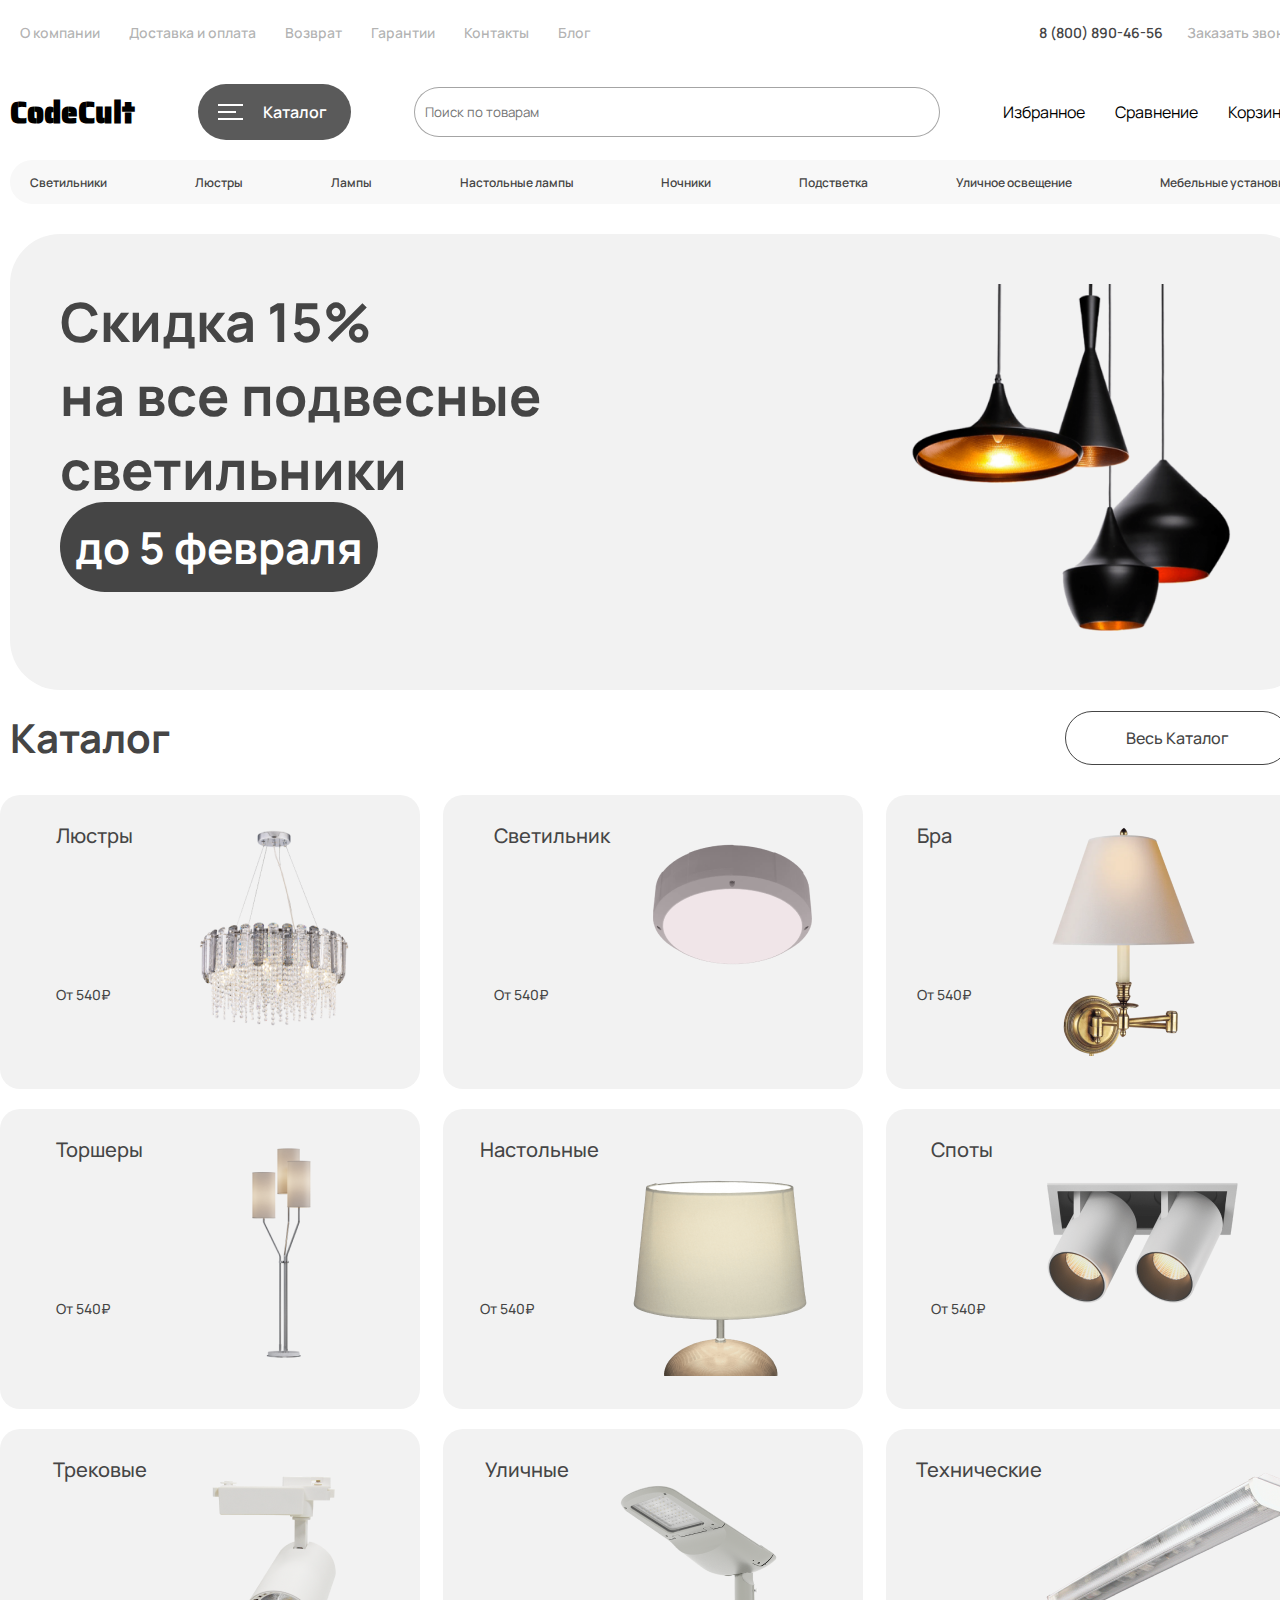
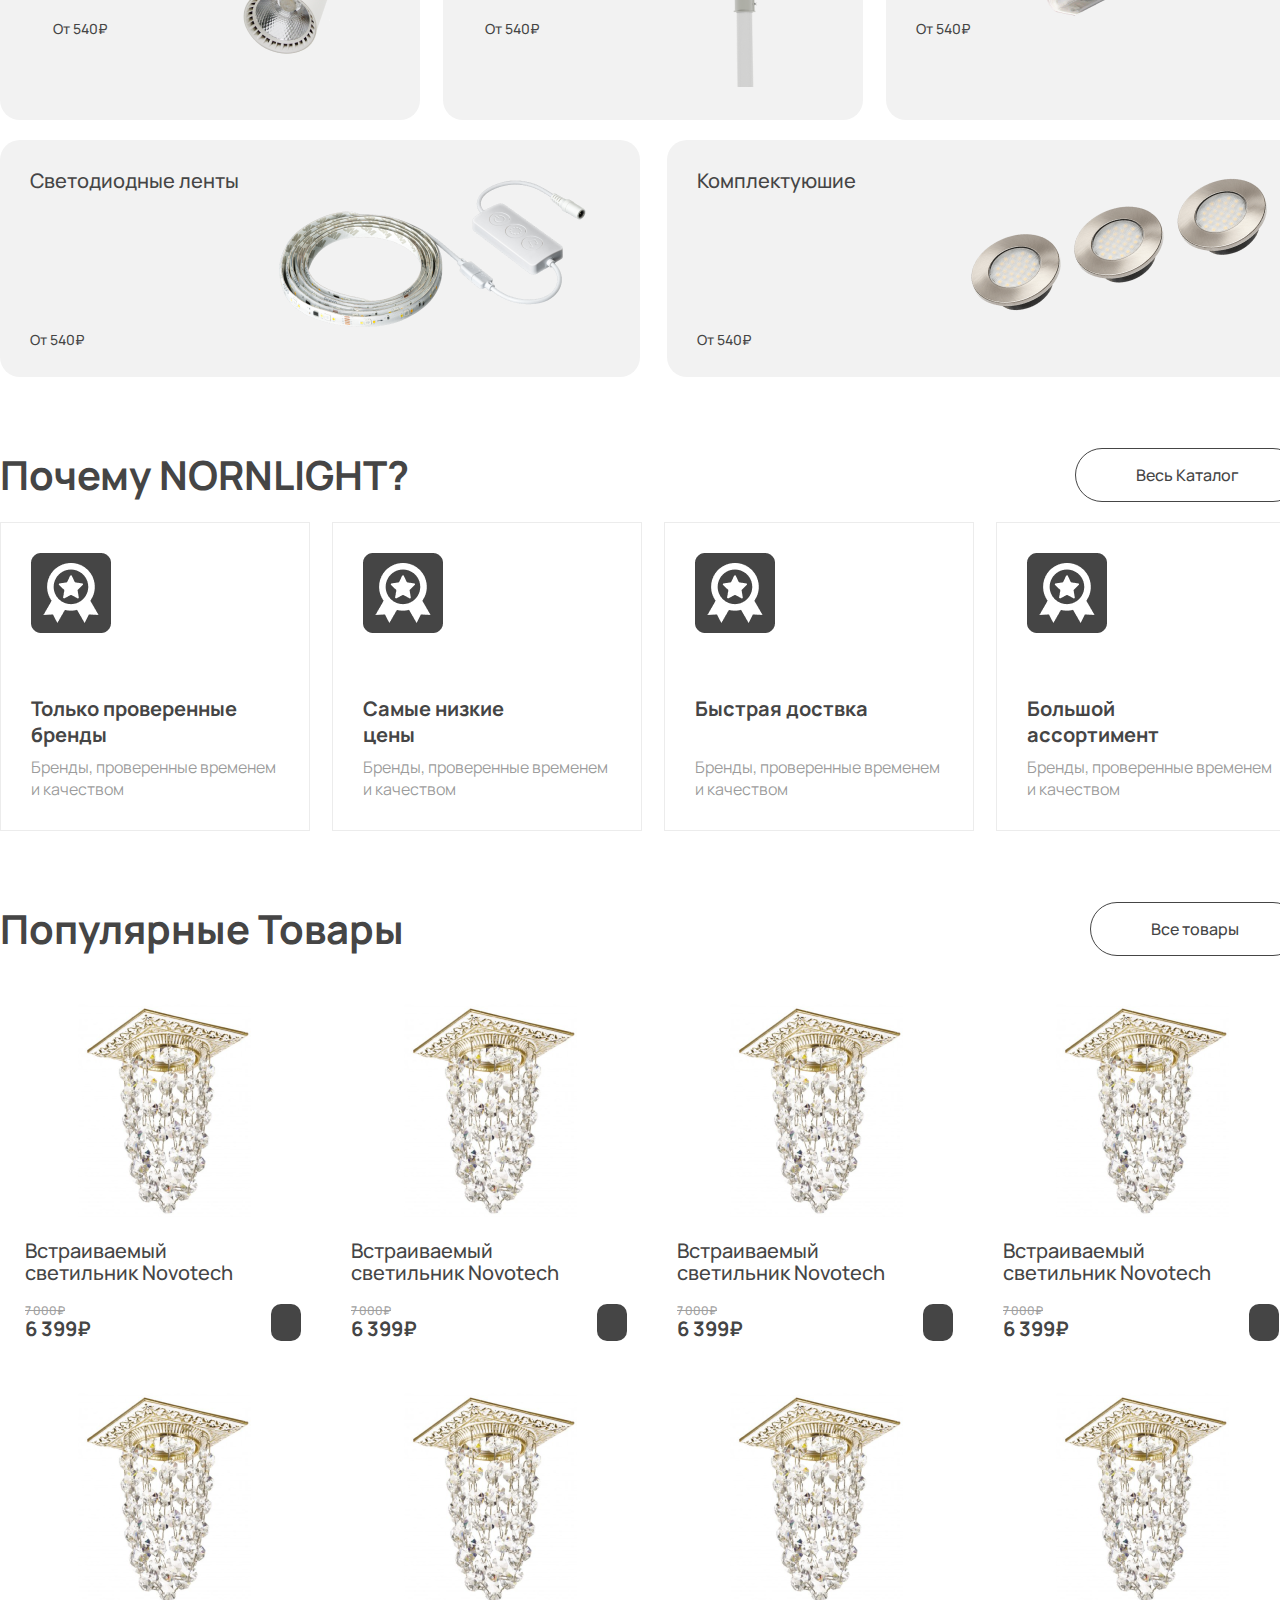
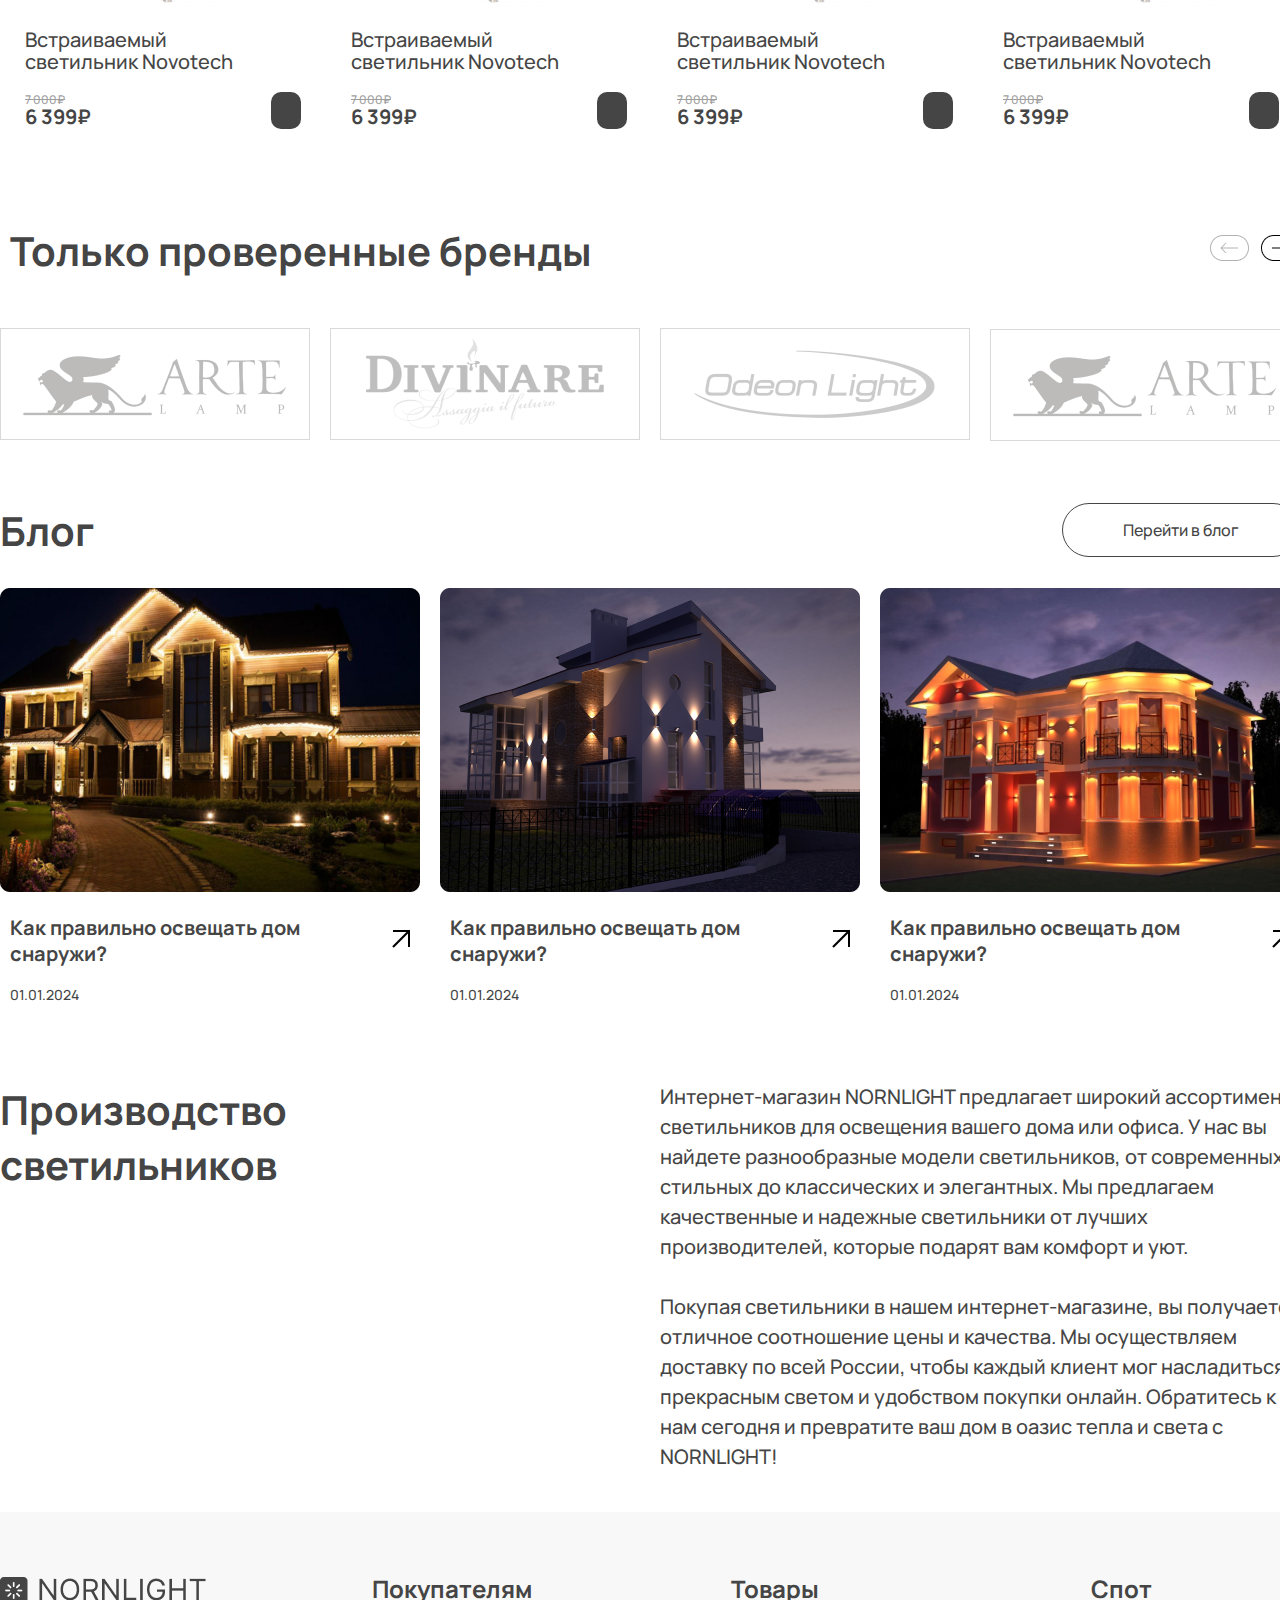
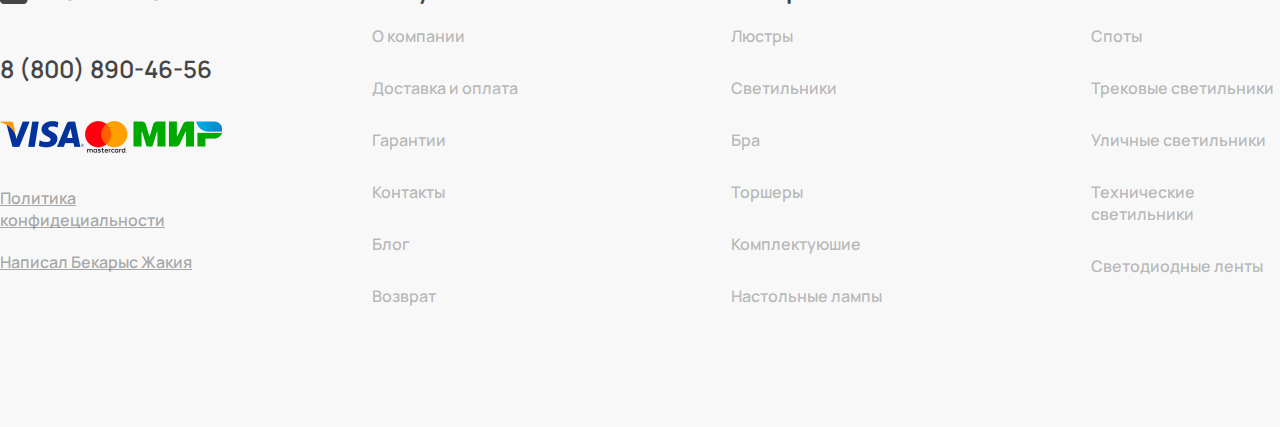
<file: index.html>
<!DOCTYPE html>
<html lang="en">

<head>
    <meta charset="UTF-8">
    <meta name="viewport" content="width=device-width, initial-scale=1.0">
    <link rel="stylesheet" href="./css/style.min.css">
    <link rel="preconnect" href="https://fonts.googleapis.com">
    <link rel="preconnect" href="https://fonts.gstatic.com" crossorigin>
    <link href="https://fonts.googleapis.com/css2?family=Manrope:wght@200..800&display=swap" rel="stylesheet">
    <link rel="stylesheet" href="https://cdnjs.cloudflare.com/ajax/libs/font-awesome/6.3.0/css/all.min.css"
        integrity="sha512-SzlrxWUlpfuzQ+pcUCosxcglQRNAq/DZjVsC0lE40xsADsfeQoEypE+enwcOiGjk/bSuGGKHEyjSoQ1zVisanQ=="
        crossorigin="anonymous" referrerpolicy="no-referrer" />
    <link rel="preconnect" href="https://fonts.googleapis.com">
    <link rel="preconnect" href="https://fonts.gstatic.com" crossorigin>
    <link href="https://fonts.googleapis.com/css2?family=Saira+Stencil+One&display=swap" rel="stylesheet">
    <title>NORNLIGHT</title>
</head>

<body>
    <header class="header">
        <div class="header-num-line">
            <nav class="header-num-nav">
                <a href="" class="header-num__link">О компании</a>
                <a href="" class="header-num__link">Доставка и оплата</a>
                <a href="" class="header-num__link">Возврат</a>
                <a href="" class="header-num__link">Гарантии</a>
                <a href="" class="header-num__link">Контакты</a>
                <a href="" class="header-num__link">Блог</a>
            </nav>
            <div class="header-num-wrap">
                <p class="header-num-number">8 (800) 890-46-56</p>
                <a href="" class="header-num-order">Заказать звонок</a>
            </div>
        </div>
        <div class="header-line">
            <div class="header-logo">
                <a href="https://www.instagram.com/codecultis">
                    <h2 class="header-logo-text">
                        CodeCult
                    </h2>
                </a>
            </div>
            <div class="header-line-btn">
                <img src="./img/icons/Vector(9).png" alt="" class="header-cataloge-img">
                <a href="./pages/2pg.html" class="">
                    Каталог
                </a>
            </div>
            <div class="header-line-input">
                <input placeholder="Поиск по товарам" class="header-input" type="text">
            </div>
            <div class="header-line-images">
                <div class="header-img-block">
                    <div class="header-image">
                        <a href="#"><i class="fa-solid fa-heart header-img"></i></i></a>
                    </div>
                    <p class="header-img-text">Избранное</p>
                </div>
                <div class="header-img-block">
                    <div class="header-image">
                        <a href="#"><i class="fa-solid fa-chart-simple header-img"></i></a>
                    </div>
                    <p class="header-img-text">Сравнение</p>
                </div>
                <div class="header-img-block">
                    <div class="header-image">
                        <a href="#"><i class="fa-solid fa-cart-shopping header-img"></i></a>
                    </div>
                    <p class="header-img-text">Корзина</p>
                </div>
            </div>
        </div>

        <div class="header-input-wrp">
            <input placeholder="Поиск по товарам" type="text" class="header-input">
        </div>

        <div class="header-nav-line">
            <div class="header-line-wrap">
                <a href="" class="nav-line-nav">Светильники</a>
            </div>
            <div class="header-line-wrap">
                <a href="./pages/nornlight(close-aside).html" class="nav-line-nav">Люстры</a>
            </div>
            <div class="header-line-wrap">
                <a href="" class="nav-line-nav">Лампы</a>
            </div>
            <div class="header-line-wrap">
                <a href="" class="nav-line-nav">Настольные лампы</a>
            </div>
            <div class="header-line-wrap">
                <a href="" class="nav-line-nav">Ночники</a>
            </div>
            <div class="header-line-wrap">
                <a href="" class="nav-line-nav">Подстветка</a>
            </div>
            <div class="header-line-wrap">
                <a href="" class="nav-line-nav">Уличное освещение</a>
            </div>
            <div class="header-line-wrap">
                <a href="" class="nav-line-nav">Мебельные установки</a>
            </div>
        </div>

        <div class="header-discount-block">
            <div class="discount-text-wrap">
                <h2 class="discount-title">
                    Скидка 15% <br> на все подвесные светильники <br>
                    <span>
                        до 5 февраля
                    </span>
                </h2>
            </div>
            <div class="discount-image">
                <img src="./img/image/4ed877ba9f01202582b251216caad5d0 1.png" alt="" class="discount-img">
            </div>
        </div>
    </header>
    <main class="main">
        <section class="cataloge-section">
            <div class="cataloge-text-wrap">
                <h2 class="cataloge-title">
                    Каталог
                </h2>
                <div class="cataloge-button">
                    <a href="" class="cataloge-btn">Весь Каталог</a>
                </div>
            </div>
            <div class="cataloge-cards">
                <a href="./pages/nornlight(close-aside).html" class="cataloge-card">
                    <div class="cataloge-card-text-wrap">
                        <h2 class="cataloge-card-title">
                            Люстры
                        </h2>
                        <p class="cataloge-card-text">
                            От 540₽
                        </p>
                    </div>
                    <div class="cataloge-card-image">
                        <img src="./img/image/250970 1.png" alt="" class="cataloge-card-img">
                    </div>
                </a>
                <div class="cataloge-card">
                    <div class="cataloge-card-text-wrap">
                        <h2 class="cataloge-card-title">
                            Светильник
                        </h2>
                        <p class="cataloge-card-text">
                            От 540₽
                        </p>
                    </div>
                    <div class="cataloge-card-image">
                        <img src="./img/image/000000392_granda_led_ral9006_ceiling_0-45-125 1.png" alt=""
                            class="cataloge-card-img">
                    </div>
                </div>
                <div class="cataloge-card">
                    <div class="cataloge-card-text-wrap">
                        <h2 class="cataloge-card-title">
                            Бра
                        </h2>
                        <p class="cataloge-card-text">
                            От 540₽
                        </p>
                    </div>
                    <div class="cataloge-card-image">
                        <img src="./img/image/15825 1.png" alt="" class="cataloge-card-img">
                    </div>
                </div>
                <div class="cataloge-card">
                    <div class="cataloge-card-text-wrap">
                        <h2 class="cataloge-card-title">
                            Торшеры
                        </h2>
                        <p class="cataloge-card-text">
                            От 540₽
                        </p>
                    </div>
                    <div class="cataloge-card-image">
                        <img src="./img/image/2_k97l-dp 1.png" alt="" class="cataloge-card-img">
                    </div>
                </div>
                <div class="cataloge-card">
                    <div class="cataloge-card-text-wrap">
                        <h2 class="cataloge-card-title">
                            Настольные
                        </h2>
                        <p class="cataloge-card-text">
                            От 540₽
                        </p>
                    </div>
                    <div class="cataloge-card-image">
                        <img src="./img/image/649de3926f2a436cd230e74fb12d525c 1.png" alt="" class="cataloge-card-img">
                    </div>
                </div>
                <div class="cataloge-card">
                    <div class="cataloge-card-text-wrap">
                        <h2 class="cataloge-card-title">
                            Споты
                        </h2>
                        <p class="cataloge-card-text">
                            От 540₽
                        </p>
                    </div>
                    <div class="cataloge-card-image">
                        <img src="./img/image/0T-000095810020719040101 1.png" alt="" class="cataloge-card-img">
                    </div>
                </div>
                <div class="cataloge-card">
                    <div class="cataloge-card-text-wrap">
                        <h2 class="cataloge-card-title">
                            Трековые
                        </h2>
                        <p class="cataloge-card-text">
                            От 540₽
                        </p>
                    </div>
                    <div class="cataloge-card-image">
                        <img src="./img/image/mini_trekovyi-belyi 1.png" alt="" class="cataloge-card-img">
                    </div>
                </div>
                <div class="cataloge-card">
                    <div class="cataloge-card-text-wrap">
                        <h2 class="cataloge-card-title">
                            Уличные
                        </h2>
                        <p class="cataloge-card-text">
                            От 540₽
                        </p>
                    </div>
                    <div class="cataloge-card-image">
                        <img src="./img/image/o_100008 1.png" alt="" class="cataloge-card-img">
                    </div>
                </div>
                <div class="cataloge-card">
                    <div class="cataloge-card-text-wrap">
                        <h2 class="cataloge-card-title">
                            Технические
                        </h2>
                        <p class="cataloge-card-text">
                            От 540₽
                        </p>
                    </div>
                    <div class="cataloge-card-image">
                        <img src="./img/image/02 - Glamox TINA (M) Акриловый рассеиватель 1.png" alt=""
                            class="cataloge-card-img">
                    </div>
                </div>
            </div>
            <div class="cataloge-cards__bottom">
                <div class="cataloge-card-2">
                    <div class="cataloge-card-text-wrap">
                        <h2 class="cataloge-card-title">
                            Светодиодные ленты
                        </h2>
                        <p class="cataloge-card-text">
                            От 540₽
                        </p>
                    </div>
                    <div class="cataloge-card-image">
                        <img src="./img/image/DSC00152-1-编辑 1.png" alt="" class="cataloge-card-img">
                    </div>
                </div>
                <div class="cataloge-card-2">
                    <div class="cataloge-card-text-wrap">
                        <h2 class="cataloge-card-title">
                            Комплектуюшие
                        </h2>
                        <p class="cataloge-card-text">
                            От 540₽
                        </p>
                    </div>
                    <div class="cataloge-card-image">
                        <img src="./img/image/1086542241011413 1.png" alt="" class="cataloge-card-img">
                    </div>
                </div>
            </div>
        </section>
        <section class="advantage-section">
            <div class="advantage-text-wrap">
                <h2 class="advantage-title">Почему NORNLIGHT?</h2>
                <div class="advantage-button">
                    <a href="" class="advantage-btn">Весь Каталог</a>
                </div>
            </div>
            <div class="advantage-cards">
                <div class="advantage-card">
                    <div class="advantage-card-image">
                        <img src="./img/icons/Group 123.png" alt="" class="advantage-card-img">
                    </div>
                    <h2 class="advantage-card-title">
                        Только проверенные бренды
                    </h2>
                    <p class="advantage-card-text">
                        Бренды, проверенные временем и качеством
                    </p>
                </div>
                <div class="advantage-card">
                    <div class="advantage-card-image">
                        <img src="./img/icons/Group 123.png" alt="" class="advantage-card-img">
                    </div>
                    <h2 class="advantage-card-title">
                        Самые низкие <br> цены
                    </h2>
                    <p class="advantage-card-text">
                        Бренды, проверенные временем и качеством
                    </p>
                </div>
                <div class="advantage-card">
                    <div class="advantage-card-image">
                        <img src="./img/icons/Group 123.png" alt="" class="advantage-card-img">
                    </div>
                    <h2 class="advantage-card-title">
                        Быстрая доствка
                    </h2>
                    <p class="advantage-card-text">
                        Бренды, проверенные временем и качеством
                    </p>
                </div>
                <div class="advantage-card">
                    <div class="advantage-card-image">
                        <img src="./img/icons/Group 123.png" alt="" class="advantage-card-img">
                    </div>
                    <h2 class="advantage-card-title">
                        Большой <br> ассортимент
                    </h2>
                    <p class="advantage-card-text">
                        Бренды, проверенные временем и качеством
                    </p>
                </div>
            </div>
        </section>
        <section class="popularity-section">
            <div class="popularity-text-wrap">
                <h2 class="popularity-title">Популярные товары</h2>
                <div class="popularity-button">
                    <a href="" class="popularity-btn">Все товары</a>
                </div>
            </div>
            <div class="popular-cards">
                <div class="popular-card">
                    <div class="popular-image">
                        <img src="./img/image/20230528180416535300 1.png" alt="" class="popular-img">
                    </div>
                    <h2 class="popular-card-title">
                        Встраиваемый светильник Novotech
                    </h2>
                    <div class="popular-cost-line">
                        <div class="card-cost-wrap">
                            <p class="card-cost-text">7 000₽</p>
                            <p class="card-cost-text2">6 399₽</p>
                        </div>
                        <div class="card-cost-image">
                            <a href="#"><i class="fa-solid fa-cart-shopping"></i></a>
                        </div>
                    </div>
                </div>
                <div class="popular-card">
                    <div class="popular-image">
                        <img src="./img/image/20230528180416535300 1.png" alt="" class="popular-img">
                    </div>
                    <h2 class="popular-card-title">
                        Встраиваемый светильник Novotech
                    </h2>
                    <div class="popular-cost-line">
                        <div class="card-cost-wrap">
                            <p class="card-cost-text">7 000₽</p>
                            <p class="card-cost-text2">6 399₽</p>
                        </div>
                        <div class="card-cost-image">
                            <a href="#"><i class="fa-solid fa-cart-shopping"></i></a>
                        </div>
                    </div>
                </div>
                <div class="popular-card">
                    <div class="popular-image">
                        <img src="./img/image/20230528180416535300 1.png" alt="" class="popular-img">
                    </div>
                    <h2 class="popular-card-title">
                        Встраиваемый светильник Novotech
                    </h2>
                    <div class="popular-cost-line">
                        <div class="card-cost-wrap">
                            <p class="card-cost-text">7 000₽</p>
                            <p class="card-cost-text2">6 399₽</p>
                        </div>
                        <div class="card-cost-image">
                            <a href="#"><i class="fa-solid fa-cart-shopping"></i></a>
                        </div>
                    </div>
                </div>
                <div class="popular-card">
                    <div class="popular-image">
                        <img src="./img/image/20230528180416535300 1.png" alt="" class="popular-img">
                    </div>
                    <h2 class="popular-card-title">
                        Встраиваемый светильник Novotech
                    </h2>
                    <div class="popular-cost-line">
                        <div class="card-cost-wrap">
                            <p class="card-cost-text">7 000₽</p>
                            <p class="card-cost-text2">6 399₽</p>
                        </div>
                        <div class="card-cost-image">
                            <a href="#"><i class="fa-solid fa-cart-shopping"></i></a>
                        </div>
                    </div>
                </div>
                <div class="popular-card">
                    <div class="popular-image">
                        <img src="./img/image/20230528180416535300 1.png" alt="" class="popular-img">
                    </div>
                    <h2 class="popular-card-title">
                        Встраиваемый светильник Novotech
                    </h2>
                    <div class="popular-cost-line">
                        <div class="card-cost-wrap">
                            <p class="card-cost-text">7 000₽</p>
                            <p class="card-cost-text2">6 399₽</p>
                        </div>
                        <div class="card-cost-image">
                            <a href="#"><i class="fa-solid fa-cart-shopping"></i></a>
                        </div>
                    </div>
                </div>
                <div class="popular-card">
                    <div class="popular-image">
                        <img src="./img/image/20230528180416535300 1.png" alt="" class="popular-img">
                    </div>
                    <h2 class="popular-card-title">
                        Встраиваемый светильник Novotech
                    </h2>
                    <div class="popular-cost-line">
                        <div class="card-cost-wrap">
                            <p class="card-cost-text">7 000₽</p>
                            <p class="card-cost-text2">6 399₽</p>
                        </div>
                        <div class="card-cost-image">
                            <a href="#"><i class="fa-solid fa-cart-shopping"></i></a>
                        </div>
                    </div>
                </div>
                <div class="popular-card">
                    <div class="popular-image">
                        <img src="./img/image/20230528180416535300 1.png" alt="" class="popular-img">
                    </div>
                    <h2 class="popular-card-title">
                        Встраиваемый светильник Novotech
                    </h2>
                    <div class="popular-cost-line">
                        <div class="card-cost-wrap">
                            <p class="card-cost-text">7 000₽</p>
                            <p class="card-cost-text2">6 399₽</p>
                        </div>
                        <div class="card-cost-image">
                            <a href="#"><i class="fa-solid fa-cart-shopping"></i></a>
                        </div>
                    </div>
                </div>
                <div class="popular-card">
                    <div class="popular-image">
                        <img src="./img/image/20230528180416535300 1.png" alt="" class="popular-img">
                    </div>
                    <h2 class="popular-card-title">
                        Встраиваемый светильник Novotech
                    </h2>
                    <div class="popular-cost-line">
                        <div class="card-cost-wrap">
                            <p class="card-cost-text">7 000₽</p>
                            <p class="card-cost-text2">6 399₽</p>
                        </div>
                        <div class="card-cost-image">
                            <a href="#"><i class="fa-solid fa-cart-shopping"></i></a>
                        </div>
                    </div>
                </div>

            </div>
        </section>
        <section class="checked-section">
            <div class="checked-text-wrap">
                <h2 class="checked-title">
                    Только проверенные бренды
                </h2>
                <div class="checked-arrows">
                    <div class="arrows-image">
                        <a href="">
                            <img src="./img/icons/Group 71.png" alt="" class="arrows-img">
                        </a>
                    </div>
                    <div class="arrows-image">
                        <a href="">
                            <img src="./img/icons/Group 72.png" alt="" class="arrows-img">
                        </a>
                    </div>
                </div>
            </div>
            <div class="checked-images">
                <div class="checked-image">
                    <img src="./img/image/Group 66.png" alt="" class="checked-img">
                </div>
                <div class="checked-image">
                    <img src="./img/image/Group 183.png" alt="" class="checked-img">
                </div>
                <div class="checked-image">
                    <img src="./img/image/Group 68.png" alt="" class="checked-img">
                </div>
                <div class="checked-images">
                    <img src="./img/image/Group 66.png" alt="" class="checked-img">
                </div>
            </div>
        </section>
        <section class="blog-section">
            <div class="blog-text-wrap">
                <h2 class="blog-title">Блог</h2>
                <div class="blog-button">
                    <a href="" class="blog-btn">Перейти в блог</a>
                </div>
            </div>
            <div class="blog-cards">
                <div class="blog-card">
                    <div class="blog-card-image">
                        <img src="./img/image/Rectangle 12(1).png" alt="" class="blog-card-img">
                    </div>
                    <div class="blog-card-title-line">
                        <h2 class="blog-card-title">
                            Как правильно освещать дом снаружи?
                        </h2>
                        <div class="blog-card-line-image">
                            <img src="./img/icons/Vector 4.png" alt="" class="blog-card-line-img">
                        </div>
                    </div>
                    <p class="blog-card-date">
                        01.01.2024
                    </p>
                </div>
                <div class="blog-card">
                    <div class="blog-card-image">
                        <img src="./img/image/Rectangle 12(2).png" alt="" class="blog-card-img">
                    </div>
                    <div class="blog-card-title-line">
                        <h2 class="blog-card-title">
                            Как правильно освещать дом снаружи?
                        </h2>
                        <div class="blog-card-line-image">
                            <img src="./img/icons/Vector 4.png" alt="" class="blog-card-line-img">
                        </div>
                    </div>
                    <p class="blog-card-date">
                        01.01.2024
                    </p>
                </div>
                <div class="blog-card">
                    <div class="blog-card-image">
                        <img src="./img/image/Rectangle 12(3).png" alt="" class="blog-card-img">
                    </div>
                    <div class="blog-card-title-line">
                        <h2 class="blog-card-title">
                            Как правильно освещать дом снаружи?
                        </h2>
                        <div class="blog-card-line-image">
                            <img src="./img/icons/Vector 4.png" alt="" class="blog-card-line-img">
                        </div>
                    </div>
                    <p class="blog-card-date">
                        01.01.2024
                    </p>
                </div>
            </div>
        </section>
        <section class="production-section">
            <h2 class="production-title">
                Производство светильников
            </h2>
            <p class="production-text">
                Интернет-магазин NORNLIGHT предлагает широкий ассортимент светильников для освещения вашего дома или
                офиса. У нас вы найдете разнообразные модели светильников, от современных и стильных до классических и
                элегантных. Мы предлагаем качественные и надежные светильники от лучших производителей, которые подарят
                вам комфорт и уют.
                <br>
                <br>
                Покупая светильники в нашем интернет-магазине, вы получаете отличное соотношение цены и качества. Мы
                осуществляем доставку по всей России, чтобы каждый клиент мог насладиться прекрасным светом и удобством
                покупки онлайн. Обратитесь к нам сегодня и превратите ваш дом в оазис тепла и света с NORNLIGHT!
            </p>
        </section>
    </main>
    <footer class="footer">
        <div class="footer-line">
            <div class="footer-socials">
                <div class="footer-logo">
                    <a href="http://127.0.0.1:5501/src/index.html">
                        <img src="./img/image/Group 64.png" alt="">
                    </a>
                </div>
                <p class="footer-num">
                    8 (800) 890-46-56
                </p>
                <div class="footer-visa-image">
                    <img src="./img/image/image 1.png" alt="" class="footer-visa-img">
                </div>
                <div class="footer-politic">
                    <a href="" class="footer-politic-btn">
                        Политика конфидециальности
                    </a>
                </div>
                <div class="footer-politic">
                    <a href="" class="footer-politic-btn">
                        Написал Бекарыс Жакия
                    </a>
                </div>
                <br>
                <div class="footer-vk-images">
                    <div class="footer-vk-image">
                        <a href="https://www.instagram.com/codecultis"><i
                                class="fa-brands fa-instagram footer-insta-img"></i></a>
                    </div>
                    <div class="footer-vk-image">
                        <a href="https://www.instagram.com/codecultis"><i
                                class="fa-brands fa-instagram footer-insta-img"></i></a>
                    </div>
                    <div class="footer-vk-image">
                        <a href="https://www.instagram.com/codecultis"><i
                                class="fa-brands fa-instagram footer-insta-img"></i></a>
                    </div>
                </div>
            </div>
            <div class="footer-customers">
                <h2 class="customer-title">
                    Покупателям
                </h2>
                <div class="customer-text-wrap">
                    <a href="" class="customer-text">О компании</a>
                </div>
                <div class="customer-text-wrap">
                    <a href="" class="customer-text">Доставка и оплата</a>
                </div>
                <div class="customer-text-wrap">
                    <a href="" class="customer-text">Гарантии</a>
                </div>
                <div class="customer-text-wrap">
                    <a href="" class="customer-text">Контакты</a>
                </div>
                <div class="customer-text-wrap">
                    <a href="" class="customer-text">Блог</a>
                </div>
                <div class="customer-text-wrap">
                    <a href="" class="customer-text">Возврат</a>
                </div>
            </div>
            <div class="footer-goods">
                <h2 class="good-title">
                    Товары
                </h2>
                <div class="good-text-wrap">
                    <a href="" class="good-text">Люстры</a>
                </div>
                <div class="good-text-wrap">
                    <a href="" class="good-text">Светильники</a>
                </div>
                <div class="good-text-wrap">
                    <a href="" class="good-text">Бра</a>
                </div>
                <div class="good-text-wrap">
                    <a href="" class="good-text">Торшеры</a>
                </div>
                <div class="good-text-wrap">
                    <a href="" class="good-text">Комплектуюшие</a>
                </div>
                <div class="good-text-wrap">
                    <a href="" class="good-text">Настольные лампы</a>
                </div>
            </div>
            <div class="footer-spots">
                <div class="spot-title-wrap">
                    <h2 class="spot-title">
                        Спот
                    </h2>
                </div>
                <div class="spot-text-wrap">
                    <a href="" class="spot-text">Споты</a>
                </div>
                <div class="spot-text-wrap">
                    <a href="" class="spot-text">Трековые светильники</a>
                </div>
                <div class="spot-text-wrap">
                    <a href="" class="spot-text">Уличные светильники</a>
                </div>
                <div class="spot-text-wrap">
                    <a href="" class="spot-text">Технические светильники</a>
                </div>
                <div class="spot-text-wrap">
                    <a href="" class="spot-text">Светодиодные ленты</a>
                </div>
            </div>
        </div>
    </footer>
</body>

</html>
</file>
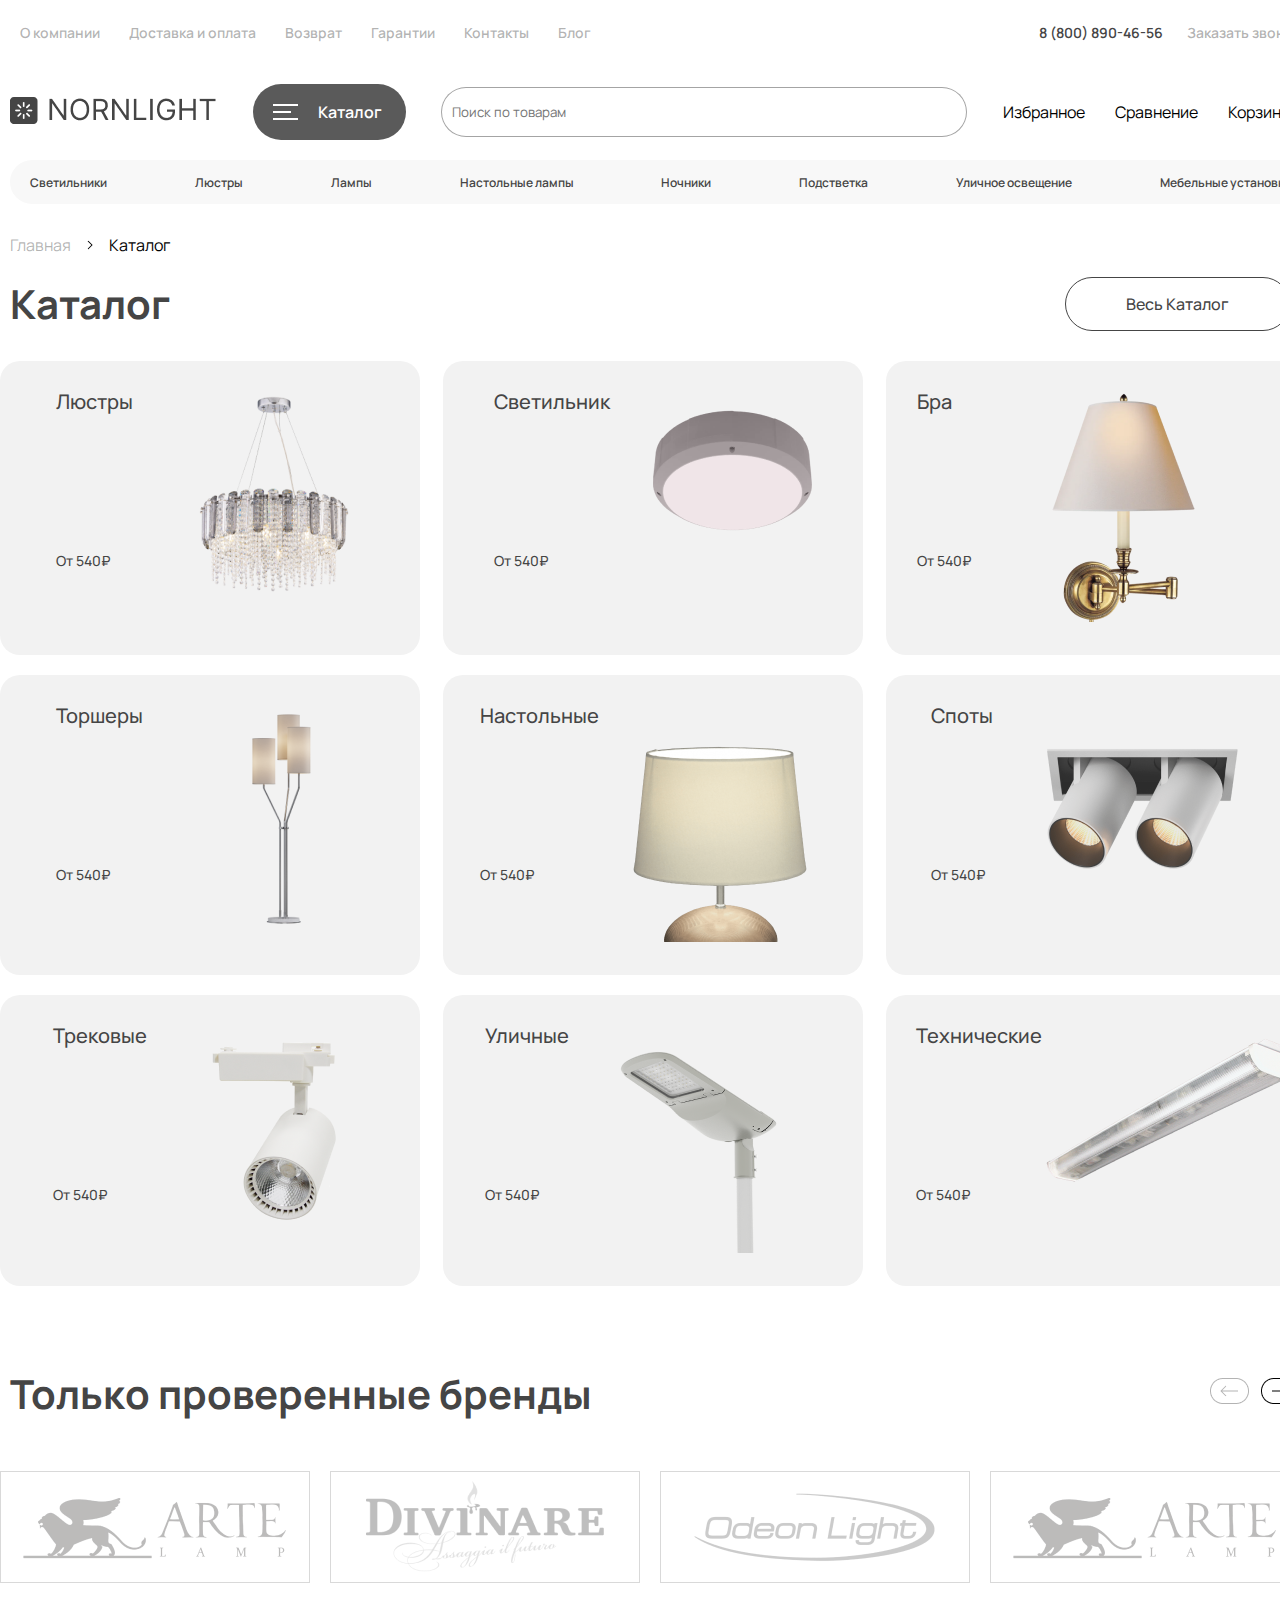
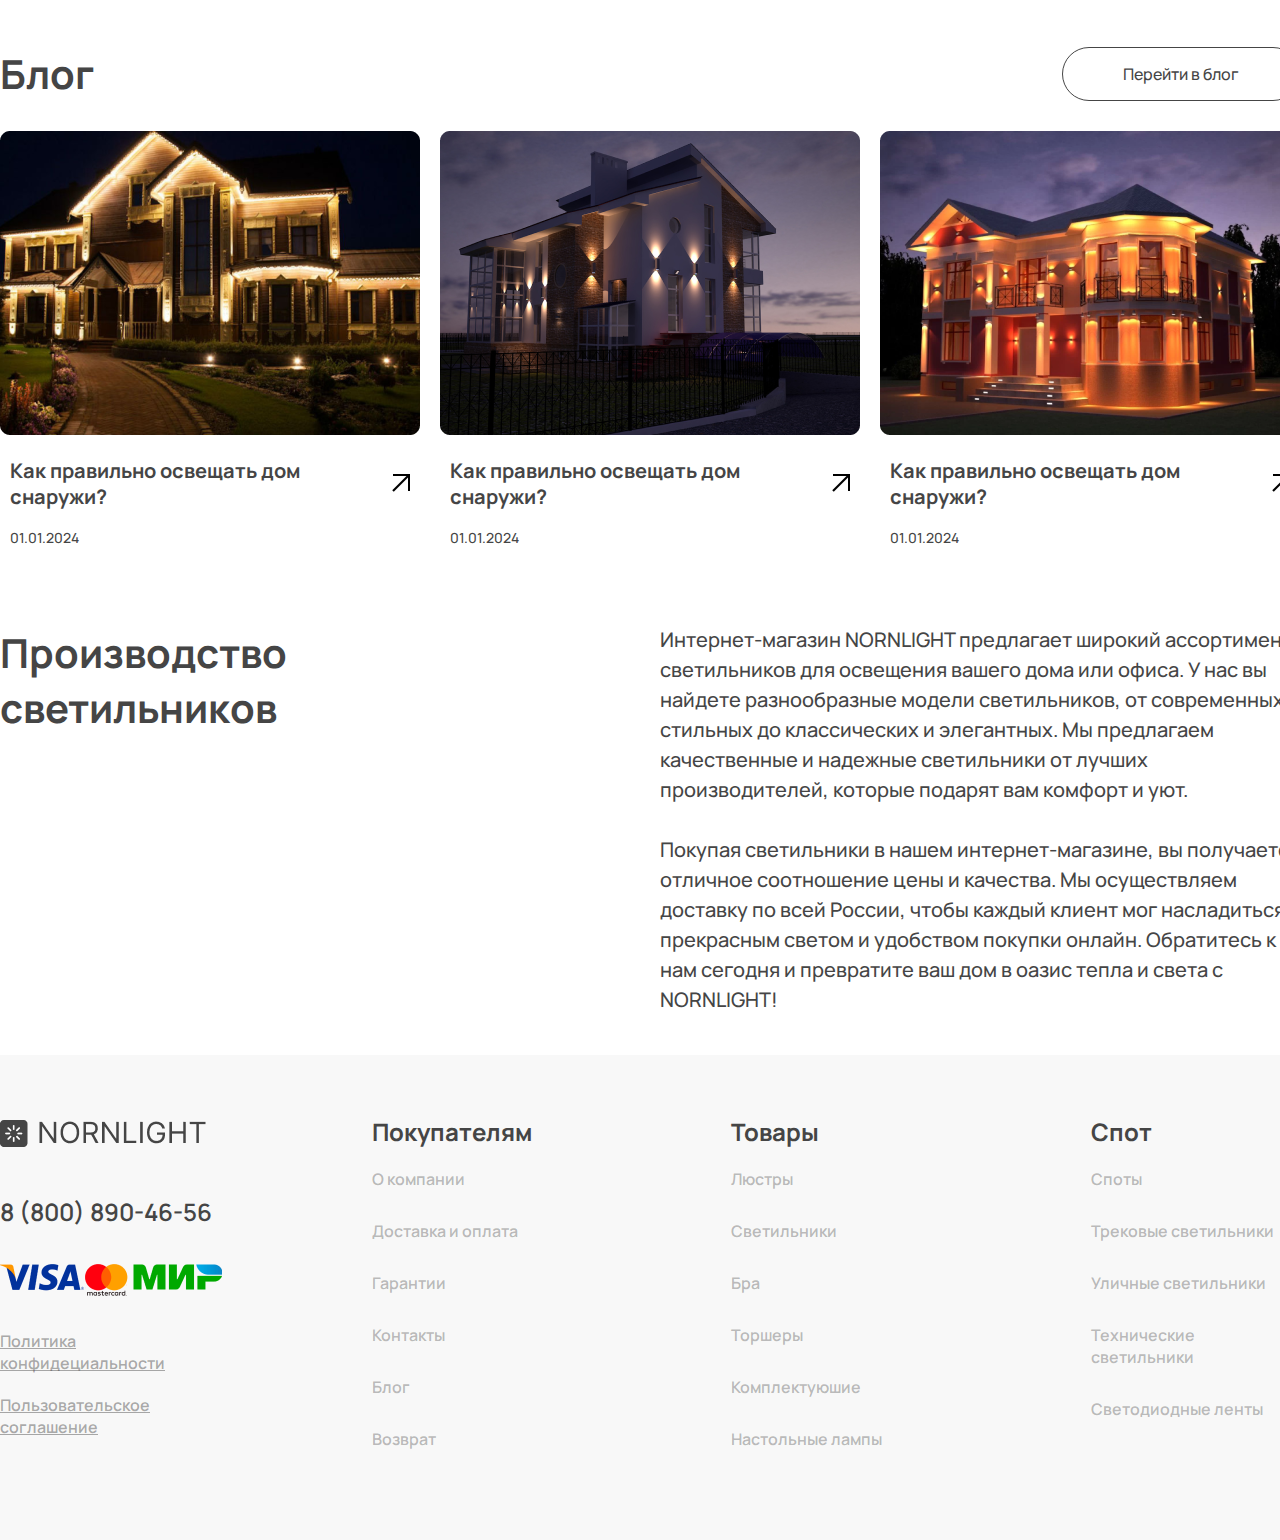
<file: pages/2pg.html>
<!DOCTYPE html>
<html lang="en">

<head>
    <meta charset="UTF-8">
    <meta name="viewport" content="width=device-width, initial-scale=1.0">
    <link rel="stylesheet" href="../css/2pg.min.css">
    <link rel="preconnect" href="https://fonts.googleapis.com">
    <link rel="preconnect" href="https://fonts.gstatic.com" crossorigin>
    <link href="https://fonts.googleapis.com/css2?family=Manrope:wght@200..800&display=swap" rel="stylesheet">
    <link rel="stylesheet" href="https://cdnjs.cloudflare.com/ajax/libs/font-awesome/6.3.0/css/all.min.css"
        integrity="sha512-SzlrxWUlpfuzQ+pcUCosxcglQRNAq/DZjVsC0lE40xsADsfeQoEypE+enwcOiGjk/bSuGGKHEyjSoQ1zVisanQ=="
        crossorigin="anonymous" referrerpolicy="no-referrer" />
    <link rel="preconnect" href="https://fonts.googleapis.com">
    <link rel="preconnect" href="https://fonts.gstatic.com" crossorigin>
    <link href="https://fonts.googleapis.com/css2?family=Saira+Stencil+One&display=swap" rel="stylesheet">
    <title>Document</title>
</head>

<body>
    <header class="header">
        <div class="header-num-line">
            <nav class="header-num-nav">
                <a href="" class="header-num__link">О компании</a>
                <a href="" class="header-num__link">Доставка и оплата</a>
                <a href="" class="header-num__link">Возврат</a>
                <a href="./Garanties.html" class="header-num__link">Гарантии</a>
                <a href="./contacts.html" class="header-num__link">Контакты</a>
                <a href="./blog.html" class="header-num__link">Блог</a>
            </nav>
            <div class="header-num-wrap">
                <p class="header-num-number">8 (800) 890-46-56</p>
                <a href="" class="header-num-order">Заказать звонок</a>
            </div>
        </div>
        <div class="header-line">
            <div class="header-logo">
                <a href="../index.html">
                    <img src="../img/image/Group 64.png" alt="">
                </a>
            </div>
            <div class="header-line-btn">
                <img src="../img/icons/Vector(9).png" alt="" class="header-cataloge-img">
                <a href="#" class="">
                    Каталог
                </a>
            </div>
            <div class="header-line-input">
                <input placeholder="Поиск по товарам" class="header-input" type="text">
            </div>
            <div class="header-line-images">
                <div class="header-img-block">
                    <div class="header-image">
                        <a href="#"><i class="fa-solid fa-heart header-img"></i></i></a>
                    </div>
                    <p class="header-img-text">Избранное</p>
                </div>
                <div class="header-img-block">
                    <div class="header-image">
                        <a href="#"><i class="fa-solid fa-chart-simple header-img"></i></a>
                    </div>
                    <p class="header-img-text">Сравнение</p>
                </div>
                <div class="header-img-block">
                    <div class="header-image">
                        <a href="#"><i class="fa-solid fa-cart-shopping header-img"></i></a>
                    </div>
                    <p class="header-img-text">Корзина</p>
                </div>
            </div>
        </div>

        <div class="header-input-wrp">
            <input placeholder="Поиск по товарам" type="text" class="header-input">
        </div>

        <div class="header-nav-line">
            <div class="header-line-wrap">
                <a href="" class="nav-line-nav">Светильники</a>
            </div>
            <div class="header-line-wrap">
                <a href="" class="nav-line-nav">Люстры</a>
            </div>
            <div class="header-line-wrap">
                <a href="" class="nav-line-nav">Лампы</a>
            </div>
            <div class="header-line-wrap">
                <a href="" class="nav-line-nav">Настольные лампы</a>
            </div>
            <div class="header-line-wrap">
                <a href="" class="nav-line-nav">Ночники</a>
            </div>
            <div class="header-line-wrap">
                <a href="" class="nav-line-nav">Подстветка</a>
            </div>
            <div class="header-line-wrap">
                <a href="" class="nav-line-nav">Уличное освещение</a>
            </div>
            <div class="header-line-wrap">
                <a href="" class="nav-line-nav">Мебельные установки</a>
            </div>
        </div>
        <div class="header-main_cataloge">
            <div class="header-main_wrp">
                <a href="../index.html" class="header-mainest">Главная</a>
            </div>
            <img src="../img/icons/Vector 5.png" alt="" class="header-main_img">
            <div class="header-main_wrp">
                <p class="header-main-catalogest">Каталог</p>
            </div>
        </div>
    </header>
    <main class="main">
        <section class="cataloge-section">
            <div class="cataloge-text-wrap">
                <h2 class="cataloge-title">
                    Каталог
                </h2>
                <div class="cataloge-button">
                    <a href="" class="cataloge-btn">Весь Каталог</a>
                </div>
            </div>
            <div class="cataloge-cards">
                <div class="cataloge-card">
                    <div class="cataloge-card-text-wrap">
                        <h2 class="cataloge-card-title">
                            Люстры
                        </h2>
                        <p class="cataloge-card-text">
                            От 540₽
                        </p>
                    </div>
                    <div class="cataloge-card-image">
                        <img src="../img/image/250970 1.png" alt="" class="cataloge-card-img">
                    </div>
                </div>
                <div class="cataloge-card">
                    <div class="cataloge-card-text-wrap">
                        <h2 class="cataloge-card-title">
                            Светильник
                        </h2>
                        <p class="cataloge-card-text">
                            От 540₽
                        </p>
                    </div>
                    <div class="cataloge-card-image">
                        <img src="../img/image/000000392_granda_led_ral9006_ceiling_0-45-125 1.png" alt=""
                            class="cataloge-card-img">
                    </div>
                </div>
                <div class="cataloge-card">
                    <div class="cataloge-card-text-wrap">
                        <h2 class="cataloge-card-title">
                            Бра
                        </h2>
                        <p class="cataloge-card-text">
                            От 540₽
                        </p>
                    </div>
                    <div class="cataloge-card-image">
                        <img src="../img/image/15825 1.png" alt="" class="cataloge-card-img">
                    </div>
                </div>
                <div class="cataloge-card">
                    <div class="cataloge-card-text-wrap">
                        <h2 class="cataloge-card-title">
                            Торшеры
                        </h2>
                        <p class="cataloge-card-text">
                            От 540₽
                        </p>
                    </div>
                    <div class="cataloge-card-image">
                        <img src="../img/image/2_k97l-dp 1.png" alt="" class="cataloge-card-img">
                    </div>
                </div>
                <div class="cataloge-card">
                    <div class="cataloge-card-text-wrap">
                        <h2 class="cataloge-card-title">
                            Настольные
                        </h2>
                        <p class="cataloge-card-text">
                            От 540₽
                        </p>
                    </div>
                    <div class="cataloge-card-image">
                        <img src="../img/image/649de3926f2a436cd230e74fb12d525c 1.png" alt="" class="cataloge-card-img">
                    </div>
                </div>
                <div class="cataloge-card">
                    <div class="cataloge-card-text-wrap">
                        <h2 class="cataloge-card-title">
                            Споты
                        </h2>
                        <p class="cataloge-card-text">
                            От 540₽
                        </p>
                    </div>
                    <div class="cataloge-card-image">
                        <img src="../img/image/0T-000095810020719040101 1.png" alt="" class="cataloge-card-img">
                    </div>
                </div>
                <div class="cataloge-card">
                    <div class="cataloge-card-text-wrap">
                        <h2 class="cataloge-card-title">
                            Трековые
                        </h2>
                        <p class="cataloge-card-text">
                            От 540₽
                        </p>
                    </div>
                    <div class="cataloge-card-image">
                        <img src="../img/image/mini_trekovyi-belyi 1.png" alt="" class="cataloge-card-img">
                    </div>
                </div>
                <div class="cataloge-card">
                    <div class="cataloge-card-text-wrap">
                        <h2 class="cataloge-card-title">
                            Уличные
                        </h2>
                        <p class="cataloge-card-text">
                            От 540₽
                        </p>
                    </div>
                    <div class="cataloge-card-image">
                        <img src="../img/image/o_100008 1.png" alt="" class="cataloge-card-img">
                    </div>
                </div>
                <div class="cataloge-card">
                    <div class="cataloge-card-text-wrap">
                        <h2 class="cataloge-card-title">
                            Технические
                        </h2>
                        <p class="cataloge-card-text">
                            От 540₽
                        </p>
                    </div>
                    <div class="cataloge-card-image">
                        <img src="../img/image/02 - Glamox TINA (M) Акриловый рассеиватель 1.png" alt=""
                            class="cataloge-card-img">
                    </div>
                </div>
            </div>
        </section>
        <section class="checked-section">
            <div class="checked-text-wrap">
                <h2 class="checked-title">
                    Только проверенные бренды
                </h2>
                <div class="checked-arrows">
                    <div class="arrows-image">
                        <a href="">
                            <img src="../img/icons/Group 71.png" alt="" class="arrows-img">
                        </a>
                    </div>
                    <div class="arrows-image">
                        <a href="">
                            <img src="../img/icons/Group 72.png" alt="" class="arrows-img">
                        </a>
                    </div>
                </div>
            </div>
            <div class="checked-images">
                <div class="checked-image">
                    <img src="../img/image/Group 66.png" alt="" class="checked-img">
                </div>
                <div class="checked-image">
                    <img src="../img/image/Group 183.png" alt="" class="checked-img">
                </div>
                <div class="checked-image">
                    <img src="../img/image/Group 68.png" alt="" class="checked-img">
                </div>
                <div class="checked-image">
                    <img src="../img/image/Group 66.png" alt="" class="checked-img">
                </div>
            </div>
        </section>
        <section class="blog-section">
            <div class="blog-text-wrap">
                <h2 class="blog-title">Блог</h2>
                <div class="blog-button">
                    <a href="" class="blog-btn">Перейти в блог</a>
                </div>
            </div>
            <div class="blog-cards">
                <div class="blog-card">
                    <div class="blog-card-image">
                        <img src="../img/image/Rectangle 12(1).png" alt="" class="blog-card-img">
                    </div>
                    <div class="blog-card-title-line">
                        <h2 class="blog-card-title">
                            Как правильно освещать дом снаружи?
                        </h2>
                        <div class="blog-card-line-image">
                            <img src="../img/icons/Vector 4.png" alt="" class="blog-card-line-img">
                        </div>
                    </div>
                    <p class="blog-card-date">
                        01.01.2024
                    </p>
                </div>
                <div class="blog-card">
                    <div class="blog-card-image">
                        <img src="../img/image/Rectangle 12(2).png" alt="" class="blog-card-img">
                    </div>
                    <div class="blog-card-title-line">
                        <h2 class="blog-card-title">
                            Как правильно освещать дом снаружи?
                        </h2>
                        <div class="blog-card-line-image">
                            <img src="../img/icons/Vector 4.png" alt="" class="blog-card-line-img">
                        </div>
                    </div>
                    <p class="blog-card-date">
                        01.01.2024
                    </p>
                </div>
                <div class="blog-card">
                    <div class="blog-card-image">
                        <img src="../img/image/Rectangle 12(3).png" alt="" class="blog-card-img">
                    </div>
                    <div class="blog-card-title-line">
                        <h2 class="blog-card-title">
                            Как правильно освещать дом снаружи?
                        </h2>
                        <div class="blog-card-line-image">
                            <img src="../img/icons/Vector 4.png" alt="" class="blog-card-line-img">
                        </div>
                    </div>
                    <p class="blog-card-date">
                        01.01.2024
                    </p>
                </div>
            </div>
        </section>
        <section class="production-section">
            <h2 class="production-title">
                Производство светильников
            </h2>
            <p class="production-text">
                Интернет-магазин NORNLIGHT предлагает широкий ассортимент светильников для освещения вашего дома или
                офиса. У нас вы найдете разнообразные модели светильников, от современных и стильных до классических и
                элегантных. Мы предлагаем качественные и надежные светильники от лучших производителей, которые подарят
                вам комфорт и уют.
                <br>
                <br>
                Покупая светильники в нашем интернет-магазине, вы получаете отличное соотношение цены и качества. Мы
                осуществляем доставку по всей России, чтобы каждый клиент мог насладиться прекрасным светом и удобством
                покупки онлайн. Обратитесь к нам сегодня и превратите ваш дом в оазис тепла и света с NORNLIGHT!
            </p>
        </section>
    </main>
    <footer class="footer">
        <div class="footer-line">
            <div class="footer-socials">
                <div class="footer-logo">
                    <a href="http://127.0.0.1:5501/src/index.html">
                        <img src="../img/image/Group 64.png" alt="">
                    </a>
                </div>
                <p class="footer-num">
                    8 (800) 890-46-56
                </p>
                <div class="footer-visa-image">
                    <img src="../img/image/image 1.png" alt="" class="footer-visa-img">
                </div>
                <div class="footer-politic">
                    <a href="" class="footer-politic-btn">
                        Политика конфидециальности
                    </a>
                </div>
                <div class="footer-politic">
                    <a href="" class="footer-politic-btn">
                        Пользовательское соглашение
                    </a>
                </div>
                <br>
                <div class="footer-vk-images">
                    <div class="footer-vk-image">
                        <a href="#"><i class="fa-brands fa-vk footer-vk-img"></i></a>
                    </div>
                    <div class="footer-vk-image">
                        <a href="#"><i class="fa-brands fa-vk footer-vk-img"></i></a>
                    </div>
                    <div class="footer-vk-image">
                        <a href="#"><i class="fa-brands fa-vk footer-vk-img"></i></a>
                    </div>
                </div>
            </div>
            <div class="footer-customers">
                <h2 class="customer-title">
                    Покупателям
                </h2>
                <div class="customer-text-wrap">
                    <a href="" class="customer-text">О компании</a>
                </div>
                <div class="customer-text-wrap">
                    <a href="" class="customer-text">Доставка и оплата</a>
                </div>
                <div class="customer-text-wrap">
                    <a href="" class="customer-text">Гарантии</a>
                </div>
                <div class="customer-text-wrap">
                    <a href="" class="customer-text">Контакты</a>
                </div>
                <div class="customer-text-wrap">
                    <a href="" class="customer-text">Блог</a>
                </div>
                <div class="customer-text-wrap">
                    <a href="" class="customer-text">Возврат</a>
                </div>
            </div>
            <div class="footer-goods">
                <h2 class="good-title">
                    Товары
                </h2>
                <div class="good-text-wrap">
                    <a href="" class="good-text">Люстры</a>
                </div>
                <div class="good-text-wrap">
                    <a href="" class="good-text">Светильники</a>
                </div>
                <div class="good-text-wrap">
                    <a href="" class="good-text">Бра</a>
                </div>
                <div class="good-text-wrap">
                    <a href="" class="good-text">Торшеры</a>
                </div>
                <div class="good-text-wrap">
                    <a href="" class="good-text">Комплектуюшие</a>
                </div>
                <div class="good-text-wrap">
                    <a href="" class="good-text">Настольные лампы</a>
                </div>
            </div>
            <div class="footer-spots">
                <div class="spot-title-wrap">
                    <h2 class="spot-title">
                        Спот
                    </h2>
                </div>
                <div class="spot-text-wrap">
                    <a href="" class="spot-text">Споты</a>
                </div>
                <div class="spot-text-wrap">
                    <a href="" class="spot-text">Трековые светильники</a>
                </div>
                <div class="spot-text-wrap">
                    <a href="" class="spot-text">Уличные светильники</a>
                </div>
                <div class="spot-text-wrap">
                    <a href="" class="spot-text">Технические светильники</a>
                </div>
                <div class="spot-text-wrap">
                    <a href="" class="spot-text">Светодиодные ленты</a>
                </div>
            </div>
        </div>
    </footer>
</body>

</html>
</file>
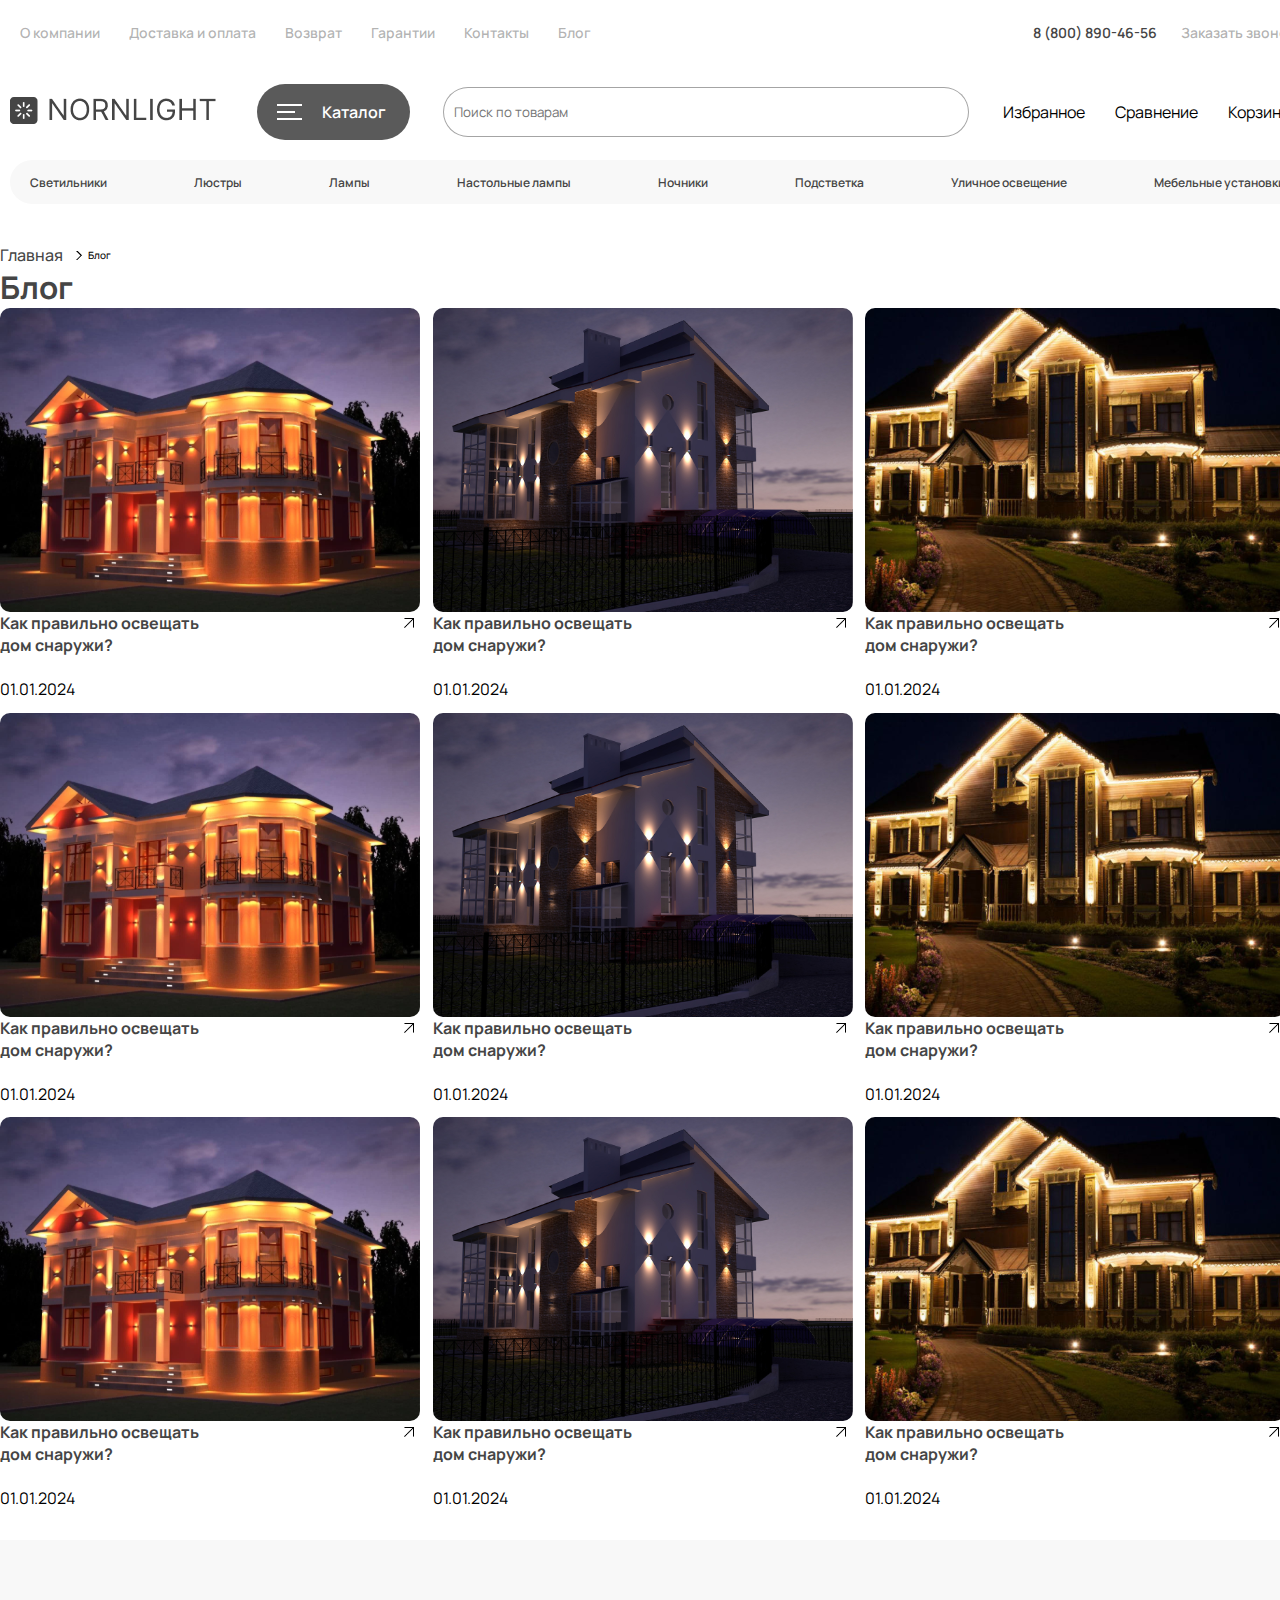
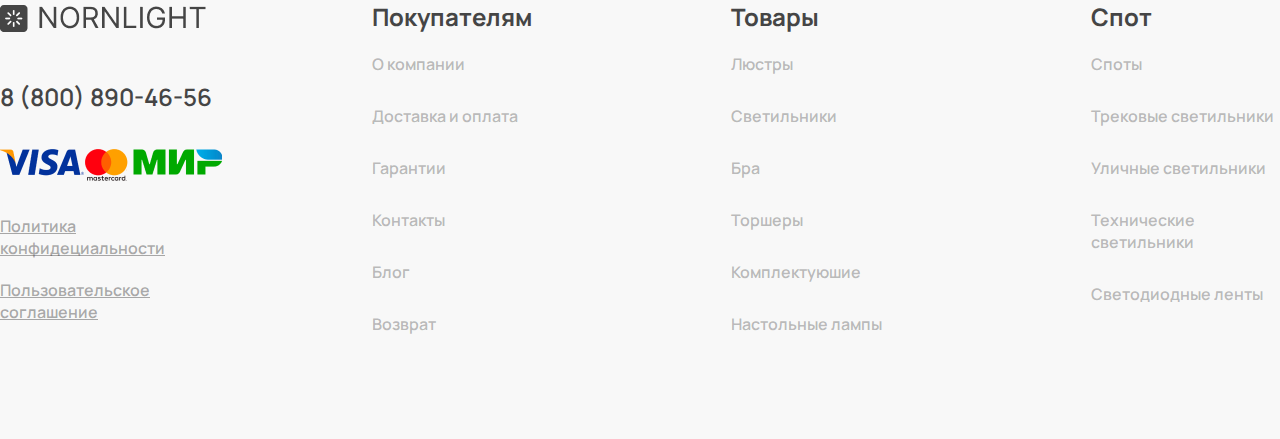
<file: pages/blog.html>
<!DOCTYPE html>
<html lang="ru">

<head>
    <meta charset="UTF-8" />
    <meta name="viewport" content="width=device-width, initial-scale=1.0" />
    <title>Блог</title>
    <link rel="stylesheet" href="../css/blog.css" />
    <link rel="preconnect" href="https://fonts.googleapis.com" />
    <link rel="preconnect" href="https://fonts.gstatic.com" crossorigin />
    <link href="https://fonts.googleapis.com/css2?family=Inter:wght@100..900&display=swap" rel="stylesheet" />
    <link
        href="https://fonts.googleapis.com/css2?family=Inter+Tight:ital,wght@0,100..900;1,100..900&family=Madimi+One&family=Manrope:wght@200..800&family=Roboto&display=swap"
        rel="stylesheet" />
    <link rel="preconnect" href="https://fonts.googleapis.com" />
    <link rel="preconnect" href="https://fonts.gstatic.com" crossorigin />
    <link
        href="https://fonts.googleapis.com/css2?family=Inter+Tight:ital,wght@0,100..900;1,100..900&family=Madimi+One&family=Manrope:wght@200..800&family=Roboto&display=swap"
        rel="stylesheet" />
    <link rel="preconnect" href="https://fonts.googleapis.com">
    <link rel="preconnect" href="https://fonts.gstatic.com" crossorigin>
    <link href="https://fonts.googleapis.com/css2?family=Saira+Stencil+One&display=swap" rel="stylesheet">
    <link rel="stylesheet" href="https://cdnjs.cloudflare.com/ajax/libs/font-awesome/6.3.0/css/all.min.css"
        integrity="sha512-SzlrxWUlpfuzQ+pcUCosxcglQRNAq/DZjVsC0lE40xsADsfeQoEypE+enwcOiGjk/bSuGGKHEyjSoQ1zVisanQ=="
        crossorigin="anonymous" referrerpolicy="no-referrer" />
    <link rel="stylesheet" href="../css/style.min.css">
</head>

<body>
    <header class="header">
        <div class="header-num-line">
            <nav class="header-num-nav">
                <a href="" class="header-num__link">О компании</a>
                <a href="" class="header-num__link">Доставка и оплата</a>
                <a href="" class="header-num__link">Возврат</a>
                <a href="./Garanties.html" class="header-num__link">Гарантии</a>
                <a href="./contacts.html" class="header-num__link">Контакты</a>
                <a href="" class="header-num__link">Блог</a>
            </nav>
            <div class="header-num-wrap">
                <p class="header-num-number">8 (800) 890-46-56</p>
                <a href="" class="header-num-order">Заказать звонок</a>
            </div>
        </div>
        <div class="header-line">
            <div class="header-logo">
                <a href="../index.html">
                    <img src="../img/image/Group 64.png" alt="">
                </a>
            </div>
            <div class="header-line-btn">
                <img src="../img/icons/Vector(9).png" alt="" class="header-cataloge-img">
                <a href="#" class="">
                    Каталог
                </a>
            </div>
            <div class="header-line-input">
                <input placeholder="Поиск по товарам" class="header-input" type="text">
            </div>
            <div class="header-line-images">
                <div class="header-img-block">
                    <div class="header-image">
                        <a href="#"><i class="fa-solid fa-heart header-img"></i></i></a>
                    </div>
                    <p class="header-img-text">Избранное</p>
                </div>
                <div class="header-img-block">
                    <div class="header-image">
                        <a href="#"><i class="fa-solid fa-chart-simple header-img"></i></a>
                    </div>
                    <p class="header-img-text">Сравнение</p>
                </div>
                <div class="header-img-block">
                    <div class="header-image">
                        <a href="#"><i class="fa-solid fa-cart-shopping header-img"></i></a>
                    </div>
                    <p class="header-img-text">Корзина</p>
                </div>
            </div>
        </div>

        <div class="header-input-wrp">
            <input placeholder="Поиск по товарам" type="text" class="header-input">
        </div>

        <div class="header-nav-line">
            <div class="header-line-wrap">
                <a href="" class="nav-line-nav">Светильники</a>
            </div>
            <div class="header-line-wrap">
                <a href="" class="nav-line-nav">Люстры</a>
            </div>
            <div class="header-line-wrap">
                <a href="" class="nav-line-nav">Лампы</a>
            </div>
            <div class="header-line-wrap">
                <a href="" class="nav-line-nav">Настольные лампы</a>
            </div>
            <div class="header-line-wrap">
                <a href="" class="nav-line-nav">Ночники</a>
            </div>
            <div class="header-line-wrap">
                <a href="" class="nav-line-nav">Подстветка</a>
            </div>
            <div class="header-line-wrap">
                <a href="" class="nav-line-nav">Уличное освещение</a>
            </div>
            <div class="header-line-wrap">
                <a href="" class="nav-line-nav">Мебельные установки</a>
            </div>
        </div>
    </header>
    <main class="main">
        <div class="container">
            <div class="bread">
                <a href="#">Главная</a>
                <img src="../img/icons/if.png" alt="" />
                <span>Блог</span>
            </div>
            <h1 class="h1">Блог</h1>
            <section class="main__blog">
                <div class="cards">
                    <article class="card">
                        <img src="../img/image/first_house.svg" alt="house-img" />
                        <div class="card__text">
                            <h3 class="card__text-h3">
                                <a href="#">Как правильно освещать <span>дом снаружи?</span> </a>
                            </h3>
                            <img src="../img/icons/link.png" alt="link-img" class="link" />
                        </div>
                        <p>01.01.2024</p>
                    </article>
                    <article class="card">
                        <img src="../img/image/second_house.svg" alt="house-img" />
                        <div class="card__text">
                            <h3 class="card__text-h3">
                                <a href="#">Как правильно освещать <span>дом снаружи?</span> </a>
                            </h3>
                            <img src="../img/icons/link.png" alt="link-img" class="link" />
                        </div>
                        <p>01.01.2024</p>
                    </article>
                    <article class="card">
                        <img src="../img/image/third_house.svg" alt="house-img" />
                        <div class="card__text">
                            <h3 class="card__text-h3">
                                <a href="#">Как правильно освещать <span>дом снаружи?</span> </a>
                            </h3>
                            <img src="../img/icons/link.png" alt="link-img" class="link" />
                        </div>
                        <p>01.01.2024</p>
                    </article>
                    <article class="card">
                        <img src="../img/image/first_house.svg" alt="house-img" />
                        <div class="card__text">
                            <h3 class="card__text-h3">
                                <a href="#">Как правильно освещать <span>дом снаружи?</span> </a>
                            </h3>
                            <img src="../img/icons/link.png" alt="link-img" class="link" />
                        </div>
                        <p>01.01.2024</p>
                    </article>
                    <article class="card">
                        <img src="../img/image/second_house.svg" alt="house-img" />
                        <div class="card__text">
                            <h3 class="card__text-h3">
                                <a href="#">Как правильно освещать <span>дом снаружи?</span> </a>
                            </h3>
                            <img src="../img/icons/link.png" alt="link-img" class="link" />
                        </div>
                        <p>01.01.2024</p>
                    </article>
                    <article class="card">
                        <img src="../img/image/third_house.svg" alt="house-img" />
                        <div class="card__text">
                            <h3 class="card__text-h3">
                                <a href="#">Как правильно освещать <span>дом снаружи?</span> </a>
                            </h3>
                            <img src="../img/icons/link.png" alt="link-img" class="link" />
                        </div>
                        <p>01.01.2024</p>
                    </article>
                    <article class="card">
                        <img src="../img/image/first_house.svg" alt="house-img" />
                        <div class="card__text">
                            <h3 class="card__text-h3">
                                <a href="#">Как правильно освещать <span>дом снаружи?</span> </a>
                            </h3>
                            <img src="../img/icons/link.png" alt="link-img" class="link" />
                        </div>
                        <p>01.01.2024</p>
                    </article>
                    <article class="card">
                        <img src="../img/image/second_house.svg" alt="house-img" />
                        <div class="card__text">
                            <h3 class="card__text-h3">
                                <a href="#">Как правильно освещать <span>дом снаружи?</span> </a>
                            </h3>
                            <img src="../img/icons/link.png" alt="link-img" class="link" />
                        </div>
                        <p>01.01.2024</p>
                    </article>
                    <article class="card">
                        <img src="../img/image/third_house.svg" alt="house-img" />
                        <div class="card__text">
                            <h3 class="card__text-h3">
                                <a href="#">Как правильно освещать <span>дом снаружи?</span> </a>
                            </h3>
                            <img src="../img/icons/link.png" alt="link-img" class="link" />
                        </div>
                        <p>01.01.2024</p>
                    </article>
                </div>
            </section>
        </div>
    </main>
    <footer class="footer">
        <div class="footer-line">
            <div class="footer-socials">
                <div class="footer-logo">
                    <a href="http://127.0.0.1:5501/src/index.html">
                        <img src="../img/image/Group 64.png" alt="">
                    </a>
                </div>
                <p class="footer-num">
                    8 (800) 890-46-56
                </p>
                <div class="footer-visa-image">
                    <img src="../img/image/image 1.png" alt="" class="footer-visa-img">
                </div>
                <div class="footer-politic">
                    <a href="" class="footer-politic-btn">
                        Политика конфидециальности
                    </a>
                </div>
                <div class="footer-politic">
                    <a href="" class="footer-politic-btn">
                        Пользовательское соглашение
                    </a>
                </div>
                <br>
                <div class="footer-vk-images">
                    <div class="footer-vk-image">
                        <a href="#"><i class="fa-brands fa-vk footer-vk-img"></i></a>
                    </div>
                    <div class="footer-vk-image">
                        <a href="#"><i class="fa-brands fa-vk footer-vk-img"></i></a>
                    </div>
                    <div class="footer-vk-image">
                        <a href="#"><i class="fa-brands fa-vk footer-vk-img"></i></a>
                    </div>
                </div>
            </div>
            <div class="footer-customers">
                <h2 class="customer-title">
                    Покупателям
                </h2>
                <div class="customer-text-wrap">
                    <a href="" class="customer-text">О компании</a>
                </div>
                <div class="customer-text-wrap">
                    <a href="" class="customer-text">Доставка и оплата</a>
                </div>
                <div class="customer-text-wrap">
                    <a href="" class="customer-text">Гарантии</a>
                </div>
                <div class="customer-text-wrap">
                    <a href="" class="customer-text">Контакты</a>
                </div>
                <div class="customer-text-wrap">
                    <a href="" class="customer-text">Блог</a>
                </div>
                <div class="customer-text-wrap">
                    <a href="" class="customer-text">Возврат</a>
                </div>
            </div>
            <div class="footer-goods">
                <h2 class="good-title">
                    Товары
                </h2>
                <div class="good-text-wrap">
                    <a href="" class="good-text">Люстры</a>
                </div>
                <div class="good-text-wrap">
                    <a href="" class="good-text">Светильники</a>
                </div>
                <div class="good-text-wrap">
                    <a href="" class="good-text">Бра</a>
                </div>
                <div class="good-text-wrap">
                    <a href="" class="good-text">Торшеры</a>
                </div>
                <div class="good-text-wrap">
                    <a href="" class="good-text">Комплектуюшие</a>
                </div>
                <div class="good-text-wrap">
                    <a href="" class="good-text">Настольные лампы</a>
                </div>
            </div>
            <div class="footer-spots">
                <div class="spot-title-wrap">
                    <h2 class="spot-title">
                        Спот
                    </h2>
                </div>
                <div class="spot-text-wrap">
                    <a href="" class="spot-text">Споты</a>
                </div>
                <div class="spot-text-wrap">
                    <a href="" class="spot-text">Трековые светильники</a>
                </div>
                <div class="spot-text-wrap">
                    <a href="" class="spot-text">Уличные светильники</a>
                </div>
                <div class="spot-text-wrap">
                    <a href="" class="spot-text">Технические светильники</a>
                </div>
                <div class="spot-text-wrap">
                    <a href="" class="spot-text">Светодиодные ленты</a>
                </div>
            </div>
        </div>
    </footer>
</body>

</html>
</file>
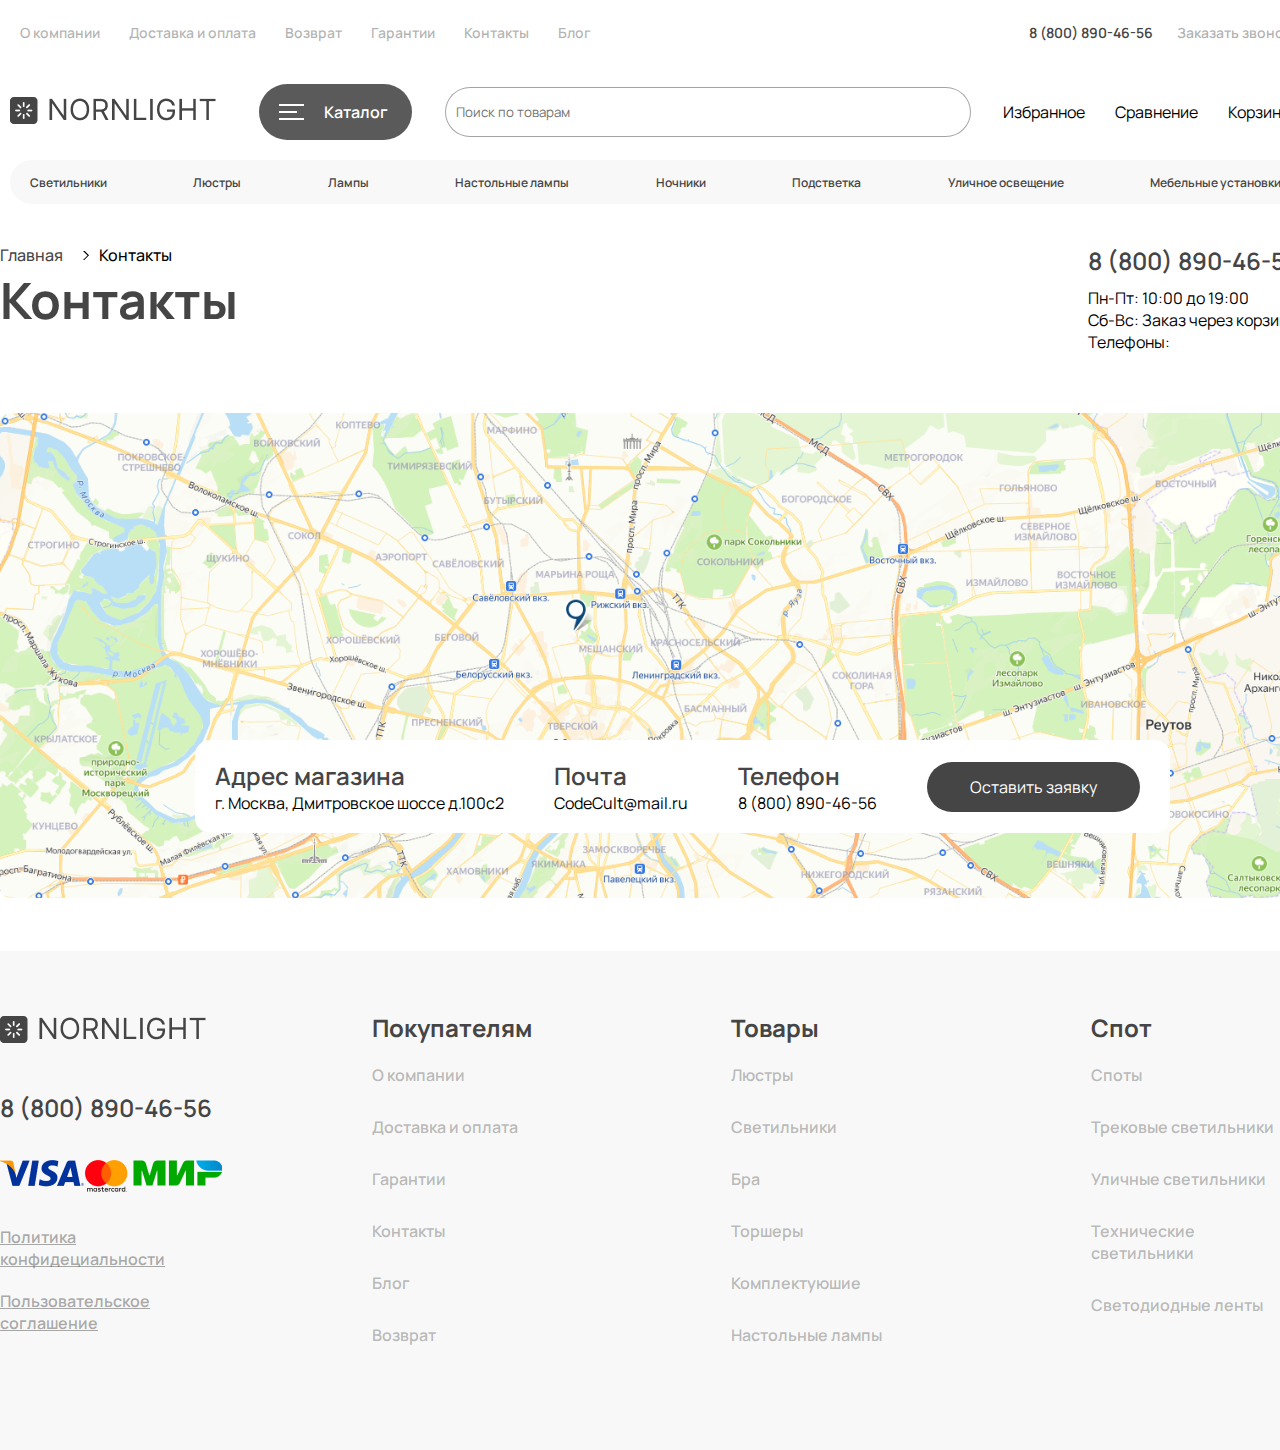
<file: pages/contacts.html>
<!DOCTYPE html>
<html lang="en">

<head>
    <meta charset="UTF-8" />
    <meta name="viewport" content="width=device-width, initial-scale=1.0" />
    <title>Контакты</title>
    <link rel="stylesheet" href="../css/contacts.css" />
    <link rel="preconnect" href="https://fonts.googleapis.com" />
    <link rel="preconnect" href="https://fonts.gstatic.com" crossorigin />
    <link href="https://fonts.googleapis.com/css2?family=Inter:wght@100..900&display=swap" rel="stylesheet" />
    <link
        href="https://fonts.googleapis.com/css2?family=Inter+Tight:ital,wght@0,100..900;1,100..900&family=Madimi+One&family=Manrope:wght@200..800&family=Roboto&display=swap"
        rel="stylesheet" />
    <link rel="preconnect" href="https://fonts.googleapis.com" />
    <link rel="preconnect" href="https://fonts.gstatic.com" crossorigin />
    <link
        href="https://fonts.googleapis.com/css2?family=Inter+Tight:ital,wght@0,100..900;1,100..900&family=Madimi+One&family=Manrope:wght@200..800&family=Roboto&display=swap"
        rel="stylesheet" />
    <link rel="preconnect" href="https://fonts.googleapis.com">
    <link rel="preconnect" href="https://fonts.gstatic.com" crossorigin>
    <link href="https://fonts.googleapis.com/css2?family=Saira+Stencil+One&display=swap" rel="stylesheet">
    <link rel="stylesheet" href="https://cdnjs.cloudflare.com/ajax/libs/font-awesome/6.3.0/css/all.min.css"
        integrity="sha512-SzlrxWUlpfuzQ+pcUCosxcglQRNAq/DZjVsC0lE40xsADsfeQoEypE+enwcOiGjk/bSuGGKHEyjSoQ1zVisanQ=="
        crossorigin="anonymous" referrerpolicy="no-referrer" />
    <link rel="stylesheet" href="../css/style.min.css">
</head>

<body>
    <header class="header">
        <div class="header-num-line">
            <nav class="header-num-nav">
                <a href="" class="header-num__link">О компании</a>
                <a href="" class="header-num__link">Доставка и оплата</a>
                <a href="" class="header-num__link">Возврат</a>
                <a href="./Garanties.html" class="header-num__link">Гарантии</a>
                <a href="" class="header-num__link">Контакты</a>
                <a href="" class="header-num__link">Блог</a>
            </nav>
            <div class="header-num-wrap">
                <p class="header-num-number">8 (800) 890-46-56</p>
                <a href="" class="header-num-order">Заказать звонок</a>
            </div>
        </div>
        <div class="header-line">
            <div class="header-logo">
                <a href="../index.html">
                    <img src="../img/image/Group 64.png" alt="">
                </a>
            </div>
            <div class="header-line-btn">
                <img src="../img/icons/Vector(9).png" alt="" class="header-cataloge-img">
                <a href="#" class="">
                    Каталог
                </a>
            </div>
            <div class="header-line-input">
                <input placeholder="Поиск по товарам" class="header-input" type="text">
            </div>
            <div class="header-line-images">
                <div class="header-img-block">
                    <div class="header-image">
                        <a href="#"><i class="fa-solid fa-heart header-img"></i></i></a>
                    </div>
                    <p class="header-img-text">Избранное</p>
                </div>
                <div class="header-img-block">
                    <div class="header-image">
                        <a href="#"><i class="fa-solid fa-chart-simple header-img"></i></a>
                    </div>
                    <p class="header-img-text">Сравнение</p>
                </div>
                <div class="header-img-block">
                    <div class="header-image">
                        <a href="#"><i class="fa-solid fa-cart-shopping header-img"></i></a>
                    </div>
                    <p class="header-img-text">Корзина</p>
                </div>
            </div>
        </div>

        <div class="header-input-wrp">
            <input placeholder="Поиск по товарам" type="text" class="header-input">
        </div>

        <div class="header-nav-line">
            <div class="header-line-wrap">
                <a href="" class="nav-line-nav">Светильники</a>
            </div>
            <div class="header-line-wrap">
                <a href="" class="nav-line-nav">Люстры</a>
            </div>
            <div class="header-line-wrap">
                <a href="" class="nav-line-nav">Лампы</a>
            </div>
            <div class="header-line-wrap">
                <a href="" class="nav-line-nav">Настольные лампы</a>
            </div>
            <div class="header-line-wrap">
                <a href="" class="nav-line-nav">Ночники</a>
            </div>
            <div class="header-line-wrap">
                <a href="" class="nav-line-nav">Подстветка</a>
            </div>
            <div class="header-line-wrap">
                <a href="" class="nav-line-nav">Уличное освещение</a>
            </div>
            <div class="header-line-wrap">
                <a href="" class="nav-line-nav">Мебельные установки</a>
            </div>
        </div>
    </header>
    <main class="main">
        <div class="container">
            <div class="main__wrapper">
                <div class="main__contacts">
                    <div class="bread">
                        <a href="../index.html">Главная</a>
                        <img src="../img/icons/if.png" alt="" />
                        <span>Контакты</span>
                    </div>
                    <h1 class="h1">Контакты</h1>
                </div>
                <div class="main__phone">
                    <p class="phone-number-size phone-p">
                        8 (800) 890-46-56
                    </p>
                    <p class="phone-p">Пн-Пт: 10:00 до 19:00</p>
                    <p class="phone-p">Сб-Вс: Заказ через корзину</p>
                    <p class="phone-p">Телефоны:</p>
                </div>
            </div>
            <div class="main__form">
                <img src="../img/image/map.svg" alt="" class="map" />
                <div class="main__form_wrapper">
                    <div class="address">
                        <h3 class="main__form-h3">Адрес магазина</h3>
                        <p class="">г. Москва, Дмитровское шоссе д.100с2</p>
                    </div>
                    <div class="mail">
                        <h3 class="main__form-h3">Почта</h3>
                        <p>CodeCult@mail.ru</p>
                    </div>
                    <div class="phone">
                        <h3 class="main__form-h3">Телефон</h3>
                        <p>8 (800) 890-46-56</p>
                    </div>
                    <div class="form_btn">
                        <a href="#" class="form_btn-btn">Оставить заявку</a>
                    </div>
                </div>
            </div>
        </div>
    </main>
    <footer class="footer">
        <div class="footer-line">
            <div class="footer-socials">
                <div class="footer-logo">
                    <a href="http://127.0.0.1:5501/src/index.html">
                        <img src="../img/image/Group 64.png" alt="">
                    </a>
                </div>
                <p class="footer-num">
                    8 (800) 890-46-56
                </p>
                <div class="footer-visa-image">
                    <img src="../img/image/image 1.png" alt="" class="footer-visa-img">
                </div>
                <div class="footer-politic">
                    <a href="" class="footer-politic-btn">
                        Политика конфидециальности
                    </a>
                </div>
                <div class="footer-politic">
                    <a href="" class="footer-politic-btn">
                        Пользовательское соглашение
                    </a>
                </div>
                <br>
                <div class="footer-vk-images">
                    <div class="footer-vk-image">
                        <a href="#"><i class="fa-brands fa-vk footer-vk-img"></i></a>
                    </div>
                    <div class="footer-vk-image">
                        <a href="#"><i class="fa-brands fa-vk footer-vk-img"></i></a>
                    </div>
                    <div class="footer-vk-image">
                        <a href="#"><i class="fa-brands fa-vk footer-vk-img"></i></a>
                    </div>
                </div>
            </div>
            <div class="footer-customers">
                <h2 class="customer-title">
                    Покупателям
                </h2>
                <div class="customer-text-wrap">
                    <a href="" class="customer-text">О компании</a>
                </div>
                <div class="customer-text-wrap">
                    <a href="" class="customer-text">Доставка и оплата</a>
                </div>
                <div class="customer-text-wrap">
                    <a href="" class="customer-text">Гарантии</a>
                </div>
                <div class="customer-text-wrap">
                    <a href="" class="customer-text">Контакты</a>
                </div>
                <div class="customer-text-wrap">
                    <a href="" class="customer-text">Блог</a>
                </div>
                <div class="customer-text-wrap">
                    <a href="" class="customer-text">Возврат</a>
                </div>
            </div>
            <div class="footer-goods">
                <h2 class="good-title">
                    Товары
                </h2>
                <div class="good-text-wrap">
                    <a href="" class="good-text">Люстры</a>
                </div>
                <div class="good-text-wrap">
                    <a href="" class="good-text">Светильники</a>
                </div>
                <div class="good-text-wrap">
                    <a href="" class="good-text">Бра</a>
                </div>
                <div class="good-text-wrap">
                    <a href="" class="good-text">Торшеры</a>
                </div>
                <div class="good-text-wrap">
                    <a href="" class="good-text">Комплектуюшие</a>
                </div>
                <div class="good-text-wrap">
                    <a href="" class="good-text">Настольные лампы</a>
                </div>
            </div>
            <div class="footer-spots">
                <div class="spot-title-wrap">
                    <h2 class="spot-title">
                        Спот
                    </h2>
                </div>
                <div class="spot-text-wrap">
                    <a href="" class="spot-text">Споты</a>
                </div>
                <div class="spot-text-wrap">
                    <a href="" class="spot-text">Трековые светильники</a>
                </div>
                <div class="spot-text-wrap">
                    <a href="" class="spot-text">Уличные светильники</a>
                </div>
                <div class="spot-text-wrap">
                    <a href="" class="spot-text">Технические светильники</a>
                </div>
                <div class="spot-text-wrap">
                    <a href="" class="spot-text">Светодиодные ленты</a>
                </div>
            </div>
        </div>
    </footer>
</body>

</html>
</file>
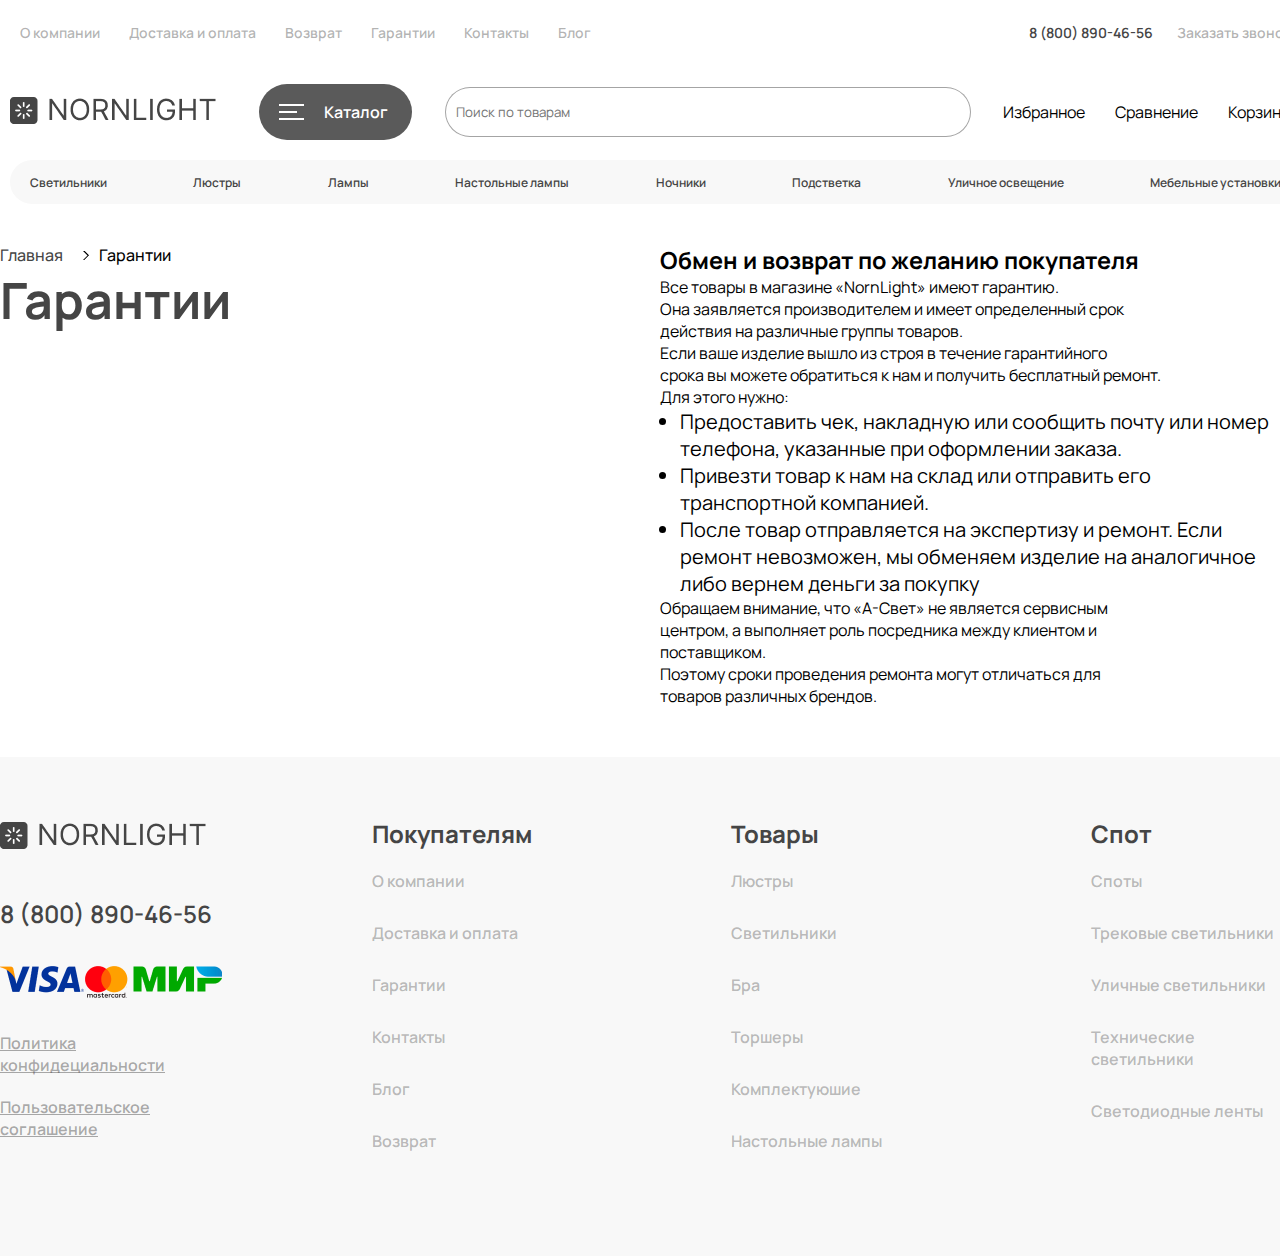
<file: pages/Garanties.html>
<!DOCTYPE html>
<html lang="en">

<head>
    <meta charset="UTF-8" />
    <meta name="viewport" content="width=device-width, initial-scale=1.0" />
    <title>Гарантий</title>
    <link rel="stylesheet" href="../css/garant.css" />
    <link rel="stylesheet" href="../css/style.min.css">
    <link rel="preconnect" href="https://fonts.googleapis.com" />
    <link rel="preconnect" href="https://fonts.gstatic.com" crossorigin />
    <link href="https://fonts.googleapis.com/css2?family=Inter:wght@100..900&display=swap" rel="stylesheet" />
    <link
        href="https://fonts.googleapis.com/css2?family=Inter+Tight:ital,wght@0,100..900;1,100..900&family=Madimi+One&family=Manrope:wght@200..800&family=Roboto&display=swap"
        rel="stylesheet" />
    <link rel="preconnect" href="https://fonts.googleapis.com" />
    <link rel="preconnect" href="https://fonts.gstatic.com" crossorigin />
    <link
        href="https://fonts.googleapis.com/css2?family=Inter+Tight:ital,wght@0,100..900;1,100..900&family=Madimi+One&family=Manrope:wght@200..800&family=Roboto&display=swap"
        rel="stylesheet" />
    <link rel="preconnect" href="https://fonts.googleapis.com">
    <link rel="preconnect" href="https://fonts.gstatic.com" crossorigin>
    <link href="https://fonts.googleapis.com/css2?family=Saira+Stencil+One&display=swap" rel="stylesheet">
    <link rel="stylesheet" href="https://cdnjs.cloudflare.com/ajax/libs/font-awesome/6.3.0/css/all.min.css"
        integrity="sha512-SzlrxWUlpfuzQ+pcUCosxcglQRNAq/DZjVsC0lE40xsADsfeQoEypE+enwcOiGjk/bSuGGKHEyjSoQ1zVisanQ=="
        crossorigin="anonymous" referrerpolicy="no-referrer" />
</head>

<body>
    <header class="header">
        <div class="header-num-line">
            <nav class="header-num-nav">
                <a href="" class="header-num__link">О компании</a>
                <a href="" class="header-num__link">Доставка и оплата</a>
                <a href="" class="header-num__link">Возврат</a>
                <a href="" class="header-num__link">Гарантии</a>
                <a href="" class="header-num__link">Контакты</a>
                <a href="" class="header-num__link">Блог</a>
            </nav>
            <div class="header-num-wrap">
                <p class="header-num-number">8 (800) 890-46-56</p>
                <a href="" class="header-num-order">Заказать звонок</a>
            </div>
        </div>
        <div class="header-line">
            <div class="header-logo">
                <a href="../index.html">
                    <img src="../img/image/Group 64.png" alt="">
                </a>
            </div>
            <div class="header-line-btn">
                <img src="../img/icons/Vector(9).png" alt="" class="header-cataloge-img">
                <a href="#" class="">
                    Каталог
                </a>
            </div>
            <div class="header-line-input">
                <input placeholder="Поиск по товарам" class="header-input" type="text">
            </div>
            <div class="header-line-images">
                <div class="header-img-block">
                    <div class="header-image">
                        <a href="#"><i class="fa-solid fa-heart header-img"></i></i></a>
                    </div>
                    <p class="header-img-text">Избранное</p>
                </div>
                <div class="header-img-block">
                    <div class="header-image">
                        <a href="#"><i class="fa-solid fa-chart-simple header-img"></i></a>
                    </div>
                    <p class="header-img-text">Сравнение</p>
                </div>
                <div class="header-img-block">
                    <div class="header-image">
                        <a href="#"><i class="fa-solid fa-cart-shopping header-img"></i></a>
                    </div>
                    <p class="header-img-text">Корзина</p>
                </div>
            </div>
        </div>

        <div class="header-input-wrp">
            <input placeholder="Поиск по товарам" type="text" class="header-input">
        </div>

        <div class="header-nav-line">
            <div class="header-line-wrap">
                <a href="" class="nav-line-nav">Светильники</a>
            </div>
            <div class="header-line-wrap">
                <a href="" class="nav-line-nav">Люстры</a>
            </div>
            <div class="header-line-wrap">
                <a href="" class="nav-line-nav">Лампы</a>
            </div>
            <div class="header-line-wrap">
                <a href="" class="nav-line-nav">Настольные лампы</a>
            </div>
            <div class="header-line-wrap">
                <a href="" class="nav-line-nav">Ночники</a>
            </div>
            <div class="header-line-wrap">
                <a href="" class="nav-line-nav">Подстветка</a>
            </div>
            <div class="header-line-wrap">
                <a href="" class="nav-line-nav">Уличное освещение</a>
            </div>
            <div class="header-line-wrap">
                <a href="" class="nav-line-nav">Мебельные установки</a>
            </div>
        </div>
    </header>
    <main class="main">
        <div class="container">
            <div class="main__wrapper">
                <article class="first_side">
                    <div class="bread">
                        <a href="#">Главная</a>
                        <img src="../img/icons/if.png" alt="" />
                        <span>Гарантии</span>
                    </div>
                    <h1 class="h1">Гарантии</h1>
                </article>
                <aside class="second_side">
                    <h3>Обмен и возврат по желанию покупателя</h3>
                    <p>Все товары в магазине «NornLight» имеют гарантию.</p>
                    <p>
                        Она заявляется производителем и имеет определенный
                        срок
                    </p>
                    <p>действия на различные группы товаров.</p>
                    <p>
                        Если ваше изделие вышло из строя в
                        течение гарантийного
                    </p>
                    <p>
                        срока вы можете обратиться к нам и получить
                        бесплатный ремонт.
                    </p>
                    <p>Для этого нужно:</p>
                    <ul class="second_side_ul">
                        <li class="footer_a">
                            Предоставить чек, накладную или сообщить почту
                            или номер телефона, указанные при оформлении
                            заказа.
                        </li>
                        <li class="footer_a">
                            Привезти товар к нам на склад или отправить его
                            транспортной компанией.
                        </li>
                        <li class="footer_a">
                            После товар отправляется на экспертизу и ремонт.
                            Если ремонт невозможен, мы обменяем изделие на
                            аналогичное либо вернем деньги за покупку
                        </li>
                    </ul>
                    <p>
                        Обращаем внимание, что «А-Свет» не является
                        сервисным
                    </p>
                    <p>
                        центром, а выполняет роль посредника между клиентом
                        и
                    </p>
                    <p>поставщиком.</p>
                    <p>
                        Поэтому сроки проведения ремонта могут отличаться
                        для
                    </p>
                    <p>товаров различных брендов.</p>
                </aside>
            </div>
        </div>
    </main>
    <footer class="footer">
        <div class="footer-line">
            <div class="footer-socials">
                <div class="footer-logo">
                    <a href="http://127.0.0.1:5501/src/index.html">
                        <img src="../img/image/Group 64.png" alt="">
                    </a>
                </div>
                <p class="footer-num">
                    8 (800) 890-46-56
                </p>
                <div class="footer-visa-image">
                    <img src="../img/image/image 1.png" alt="" class="footer-visa-img">
                </div>
                <div class="footer-politic">
                    <a href="" class="footer-politic-btn">
                        Политика конфидециальности
                    </a>
                </div>
                <div class="footer-politic">
                    <a href="" class="footer-politic-btn">
                        Пользовательское соглашение
                    </a>
                </div>
                <br>
                <div class="footer-vk-images">
                    <div class="footer-vk-image">
                        <a href="#"><i class="fa-brands fa-vk footer-vk-img"></i></a>
                    </div>
                    <div class="footer-vk-image">
                        <a href="#"><i class="fa-brands fa-vk footer-vk-img"></i></a>
                    </div>
                    <div class="footer-vk-image">
                        <a href="#"><i class="fa-brands fa-vk footer-vk-img"></i></a>
                    </div>
                </div>
            </div>
            <div class="footer-customers">
                <h2 class="customer-title">
                    Покупателям
                </h2>
                <div class="customer-text-wrap">
                    <a href="" class="customer-text">О компании</a>
                </div>
                <div class="customer-text-wrap">
                    <a href="" class="customer-text">Доставка и оплата</a>
                </div>
                <div class="customer-text-wrap">
                    <a href="" class="customer-text">Гарантии</a>
                </div>
                <div class="customer-text-wrap">
                    <a href="" class="customer-text">Контакты</a>
                </div>
                <div class="customer-text-wrap">
                    <a href="" class="customer-text">Блог</a>
                </div>
                <div class="customer-text-wrap">
                    <a href="" class="customer-text">Возврат</a>
                </div>
            </div>
            <div class="footer-goods">
                <h2 class="good-title">
                    Товары
                </h2>
                <div class="good-text-wrap">
                    <a href="" class="good-text">Люстры</a>
                </div>
                <div class="good-text-wrap">
                    <a href="" class="good-text">Светильники</a>
                </div>
                <div class="good-text-wrap">
                    <a href="" class="good-text">Бра</a>
                </div>
                <div class="good-text-wrap">
                    <a href="" class="good-text">Торшеры</a>
                </div>
                <div class="good-text-wrap">
                    <a href="" class="good-text">Комплектуюшие</a>
                </div>
                <div class="good-text-wrap">
                    <a href="" class="good-text">Настольные лампы</a>
                </div>
            </div>
            <div class="footer-spots">
                <div class="spot-title-wrap">
                    <h2 class="spot-title">
                        Спот
                    </h2>
                </div>
                <div class="spot-text-wrap">
                    <a href="" class="spot-text">Споты</a>
                </div>
                <div class="spot-text-wrap">
                    <a href="" class="spot-text">Трековые светильники</a>
                </div>
                <div class="spot-text-wrap">
                    <a href="" class="spot-text">Уличные светильники</a>
                </div>
                <div class="spot-text-wrap">
                    <a href="" class="spot-text">Технические светильники</a>
                </div>
                <div class="spot-text-wrap">
                    <a href="" class="spot-text">Светодиодные ленты</a>
                </div>
            </div>
        </div>
    </footer>
</body>

</html>
</file>
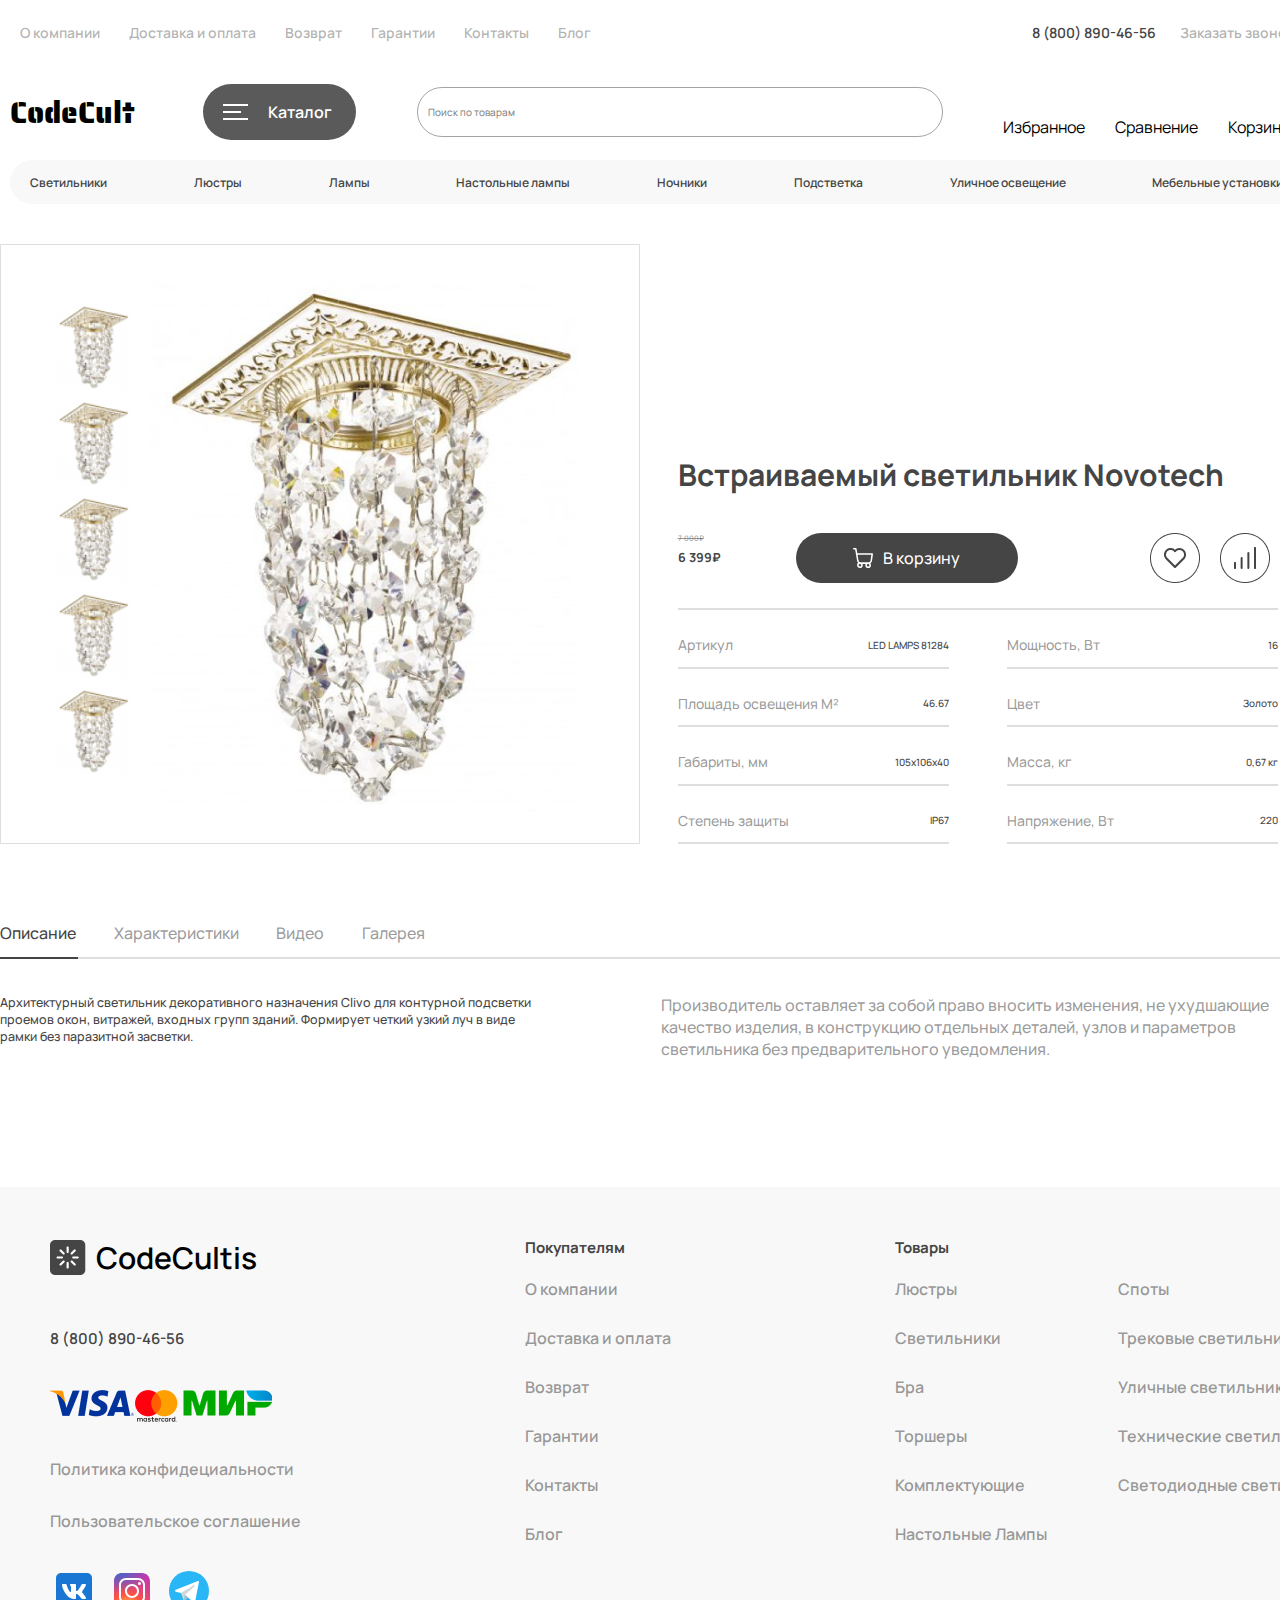
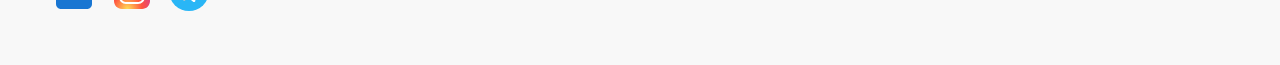
<file: pages/information-chandelier.html>
<!DOCTYPE html>
<html lang="en">

<head>
  <meta charset="UTF-8">
  <meta name="viewport" content="width=device-width, initial-scale=1.0">
  <title>NORNLIGHT</title>
  <link rel="preconnect" href="https://fonts.googleapis.com">
  <link rel="preconnect" href="https://fonts.gstatic.com" crossorigin>
  <link href="https://fonts.googleapis.com/css2?family=Saira+Stencil+One&display=swap" rel="stylesheet">
  <link rel="stylesheet" href="https://cdnjs.cloudflare.com/ajax/libs/font-awesome/6.3.0/css/all.min.css"
    integrity="sha512-SzlrxWUlpfuzQ+pcUCosxcglQRNAq/DZjVsC0lE40xsADsfeQoEypE+enwcOiGjk/bSuGGKHEyjSoQ1zVisanQ=="
    crossorigin="anonymous" referrerpolicy="no-referrer" />
  <link rel="preconnect" href="https://fonts.googleapis.com">
  <link rel="preconnect" href="https://fonts.gstatic.com" crossorigin>
  <link href="https://fonts.googleapis.com/css2?family=Manrope:wght@200..800&display=swap" rel="stylesheet">
  <link rel="stylesheet" href="https://cdnjs.cloudflare.com/ajax/libs/font-awesome/6.3.0/css/all.min.css"
    integrity="sha512-SzlrxWUlpfuzQ+pcUCosxcglQRNAq/DZjVsC0lE40xsADsfeQoEypE+enwcOiGjk/bSuGGKHEyjSoQ1zVisanQ=="
    crossorigin="anonymous" referrerpolicy="no-referrer" />
  <link rel="stylesheet" href="../css/main/information-chandelier.css">
  <link rel="stylesheet" href="../css/style.min.css">
</head>

<body>
  <header class="header">
    <div class="header-num-line">
      <nav class="header-num-nav">
        <a href="" class="header-num__link">О компании</a>
        <a href="" class="header-num__link">Доставка и оплата</a>
        <a href="" class="header-num__link">Возврат</a>
        <a href="" class="header-num__link">Гарантии</a>
        <a href="" class="header-num__link">Контакты</a>
        <a href="" class="header-num__link">Блог</a>
      </nav>
      <div class="header-num-wrap">
        <p class="header-num-number">8 (800) 890-46-56</p>
        <a href="" class="header-num-order">Заказать звонок</a>
      </div>
    </div>
    <div class="header-line">
      <div class="header-logo">
        <a href="https://www.instagram.com/codecultis">
          <h2 class="header-logo-text">
            CodeCult
          </h2>
        </a>
      </div>
      <div class="header-line-btn">
        <img src="../img/icons/Vector(9).png" alt="" class="header-cataloge-img">
        <a href="./2pg.html" class="">
          Каталог
        </a>
      </div>
      <div class="header-line-input">
        <input placeholder="Поиск по товарам" class="header-input" type="text">
      </div>
      <div class="header-line-images">
        <div class="header-img-block">
          <div class="header-image">
            <a href="#"><i class="fa-solid fa-heart header-img"></i></i></a>
          </div>
          <p class="header-img-text">Избранное</p>
        </div>
        <div class="header-img-block">
          <div class="header-image">
            <a href="#"><i class="fa-solid fa-chart-simple header-img"></i></a>
          </div>
          <p class="header-img-text">Сравнение</p>
        </div>
        <div class="header-img-block">
          <div class="header-image">
            <a href="#"><i class="fa-solid fa-cart-shopping header-img"></i></a>
          </div>
          <p class="header-img-text">Корзина</p>
        </div>
      </div>
    </div>

    <div class="header-input-wrp">
      <input placeholder="Поиск по товарам" type="text" class="header-input">
    </div>

    <div class="header-nav-line">
      <div class="header-line-wrap">
        <a href="" class="nav-line-nav">Светильники</a>
      </div>
      <div class="header-line-wrap">
        <a href="./pages/nornlight(close-aside).html" class="nav-line-nav">Люстры</a>
      </div>
      <div class="header-line-wrap">
        <a href="" class="nav-line-nav">Лампы</a>
      </div>
      <div class="header-line-wrap">
        <a href="" class="nav-line-nav">Настольные лампы</a>
      </div>
      <div class="header-line-wrap">
        <a href="" class="nav-line-nav">Ночники</a>
      </div>
      <div class="header-line-wrap">
        <a href="" class="nav-line-nav">Подстветка</a>
      </div>
      <div class="header-line-wrap">
        <a href="" class="nav-line-nav">Уличное освещение</a>
      </div>
      <div class="header-line-wrap">
        <a href="" class="nav-line-nav">Мебельные установки</a>
      </div>
    </div>
  </header>

  <main class="chandelier">
    <div class="container">
      <section class="section-content">
        <div class="content-holder">
          <div class="image-chandelier">
            <div class="chandelier-column">
              <a href="#"><i class="fa-solid fa-chevron-up"></i></a>
              <img src="../img/image/chandelier-column.png">
              <img src="../img/image/chandelier-column.png">
              <img src="../img/image/chandelier-column.png">
              <img src="../img/image/chandelier-column.png">
              <img src="../img/image/chandelier-column.png">
              <a href="#"><i class="fa-solid fa-chevron-down"></i></a>
            </div>
            <div class="big-chandelier">
              <img src="../img/image/big-chandelier.png">
            </div>
          </div>
          <div class="info-chandelier">
            <h1 class="name">Встраиваемый светильник Novotech</h1>
            <div class="buy-holder">
              <div class="buy">
                <span class="original-price">7 000₽</span>
                <span class="discount">6 399₽</span>
              </div>
              <div class="in-cart">
                <a href="#" class="in-cart-btn"><img src="../img/icons/cart(info).svg">В корзину</a>
              </div>
              <div class="favorite-comparison">
                <a href="#">
                  <img src="../img/image/favorite-comparison.png">
                </a>
              </div>
            </div>
            <div class="line"></div>
            <div class="characteristics">
              <div class="characteristics-holder">
                <div class="proportions">
                  <div class="vendor-code">
                    <span>Артикул</span>
                    <span>LED LAMPS 81284</span>
                  </div>
                  <div class="lines"></div>
                  <div class="square">
                    <span>Площадь освещения М²</span>
                    <span>46.67</span>
                  </div>
                  <div class="lines"></div>
                  <div class="profile">
                    <span>Габариты, мм</span>
                    <span>105х106х40</span>
                  </div>
                  <div class="lines"></div>
                  <div class="protection">
                    <span>Степень защиты</span>
                    <span>IP67</span>
                  </div>
                  <div class="lines"></div>
                </div>
                <div class="heft">
                  <div class="powers">
                    <span>Мощность, Вт</span>
                    <span>16</span>
                  </div>
                  <div class="lines"></div>
                  <div class="color">
                    <span>Цвет</span>
                    <span>Золото</span>
                  </div>
                  <div class="lines"></div>
                  <div class="massa">
                    <span>Масса, кг</span>
                    <span>0,67 кг</span>
                  </div>
                  <div class="lines"></div>
                  <div class="voltage">
                    <span>Напряжение, Вт</span>
                    <span>220</span>
                  </div>
                  <div class="lines"></div>
                </div>
              </div>
            </div>
          </div>
        </div>
      </section>
      <section class="description">
        <nav class="info-nav">
          <a class="active-link" href="#">Описание</a>
          <a class="link" href="#">Характеристики</a>
          <a class="link" href="#">Видео</a>
          <a class="link" href="#">Галерея</a>
        </nav>
        <div class="active-line"></div>
        <div class="inactive-line"></div>
        <div class="desc-holder">
          <p class="desc">Архитектурный светильник декоративного назначения Clivo для контурной подсветки проемов окон,
            витражей, входных групп зданий. Формирует четкий узкий луч в виде рамки без паразитной засветки.</p>
          <p class="desc-2">Производитель оставляет за собой право вносить изменения, не ухудшающие качество изделия, в
            конструкцию отдельных деталей, узлов и параметров светильника без предварительного уведомления.</p>
        </div>
      </section>
    </div>
  </main>

  <footer class="footer">
    <div class="container">
      <div class="footer-holder">
        <div class="connection">
          <div class="logo-wrap">
            <a href="https://www.instagram.com/codecultis" class="footer-logo">
              <img src="../img/icons/logo-light.svg"><span>CodeCultis</span>
            </a>
          </div>
          <a class="number-call" href="#">8 (800) 890-46-56</a>
          <a class="card-pay" href="#"><img src="../img/image/pay.png"></a>
          <a href="#" class="politic">Политика конфидециальности</a>
          <a href="#" class="terms-use">Пользовательское соглашение</a>
          <div class="society">
            <a href="#"><img src="../img/icons/vk.svg"></a>
            <a href="https://www.instagram.com/codecultis"><img src="../img/icons/instagram.svg"></a>
            <a href="#"><img src="../img/icons/telegram.svg"></a>
          </div>
        </div>
        <div class="information">
          <h2 class="info-title">Покупателям</h2>
          <nav class="footer-nav">
            <a href="#" class="footer-link">О компании</a>
            <a href="#" class="footer-link">Доставка и оплата</a>
            <a href="#" class="footer-link">Возврат</a>
            <a href="#" class="footer-link">Гарантии</a>
            <a href="#" class="footer-link">Контакты</a>
            <a href="#" class="footer-link">Блог</a>
          </nav>
        </div>
        <div class="goods">
          <h2 class="goods-title">Товары</h2>
          <div class="goods-holder">
            <div class="goods-left">
              <a href="#">Люстры</a>
              <a href="#">Светильники</a>
              <a href="#">Бра</a>
              <a href="#">Торшеры</a>
              <a href="#">Комплектующие</a>
              <a href="#">Настольные Лампы</a>
            </div>
            <div class="goods-right">
              <a href="#">Споты</a>
              <a href="#">Трековые светильники</a>
              <a href="#">Уличные светильники</a>
              <a href="#">Технические светильники</a>
              <a href="#">Светодиодные светильники</a>
            </div>
          </div>
        </div>
      </div>
    </div>
  </footer>
</body>

</html>
</file>
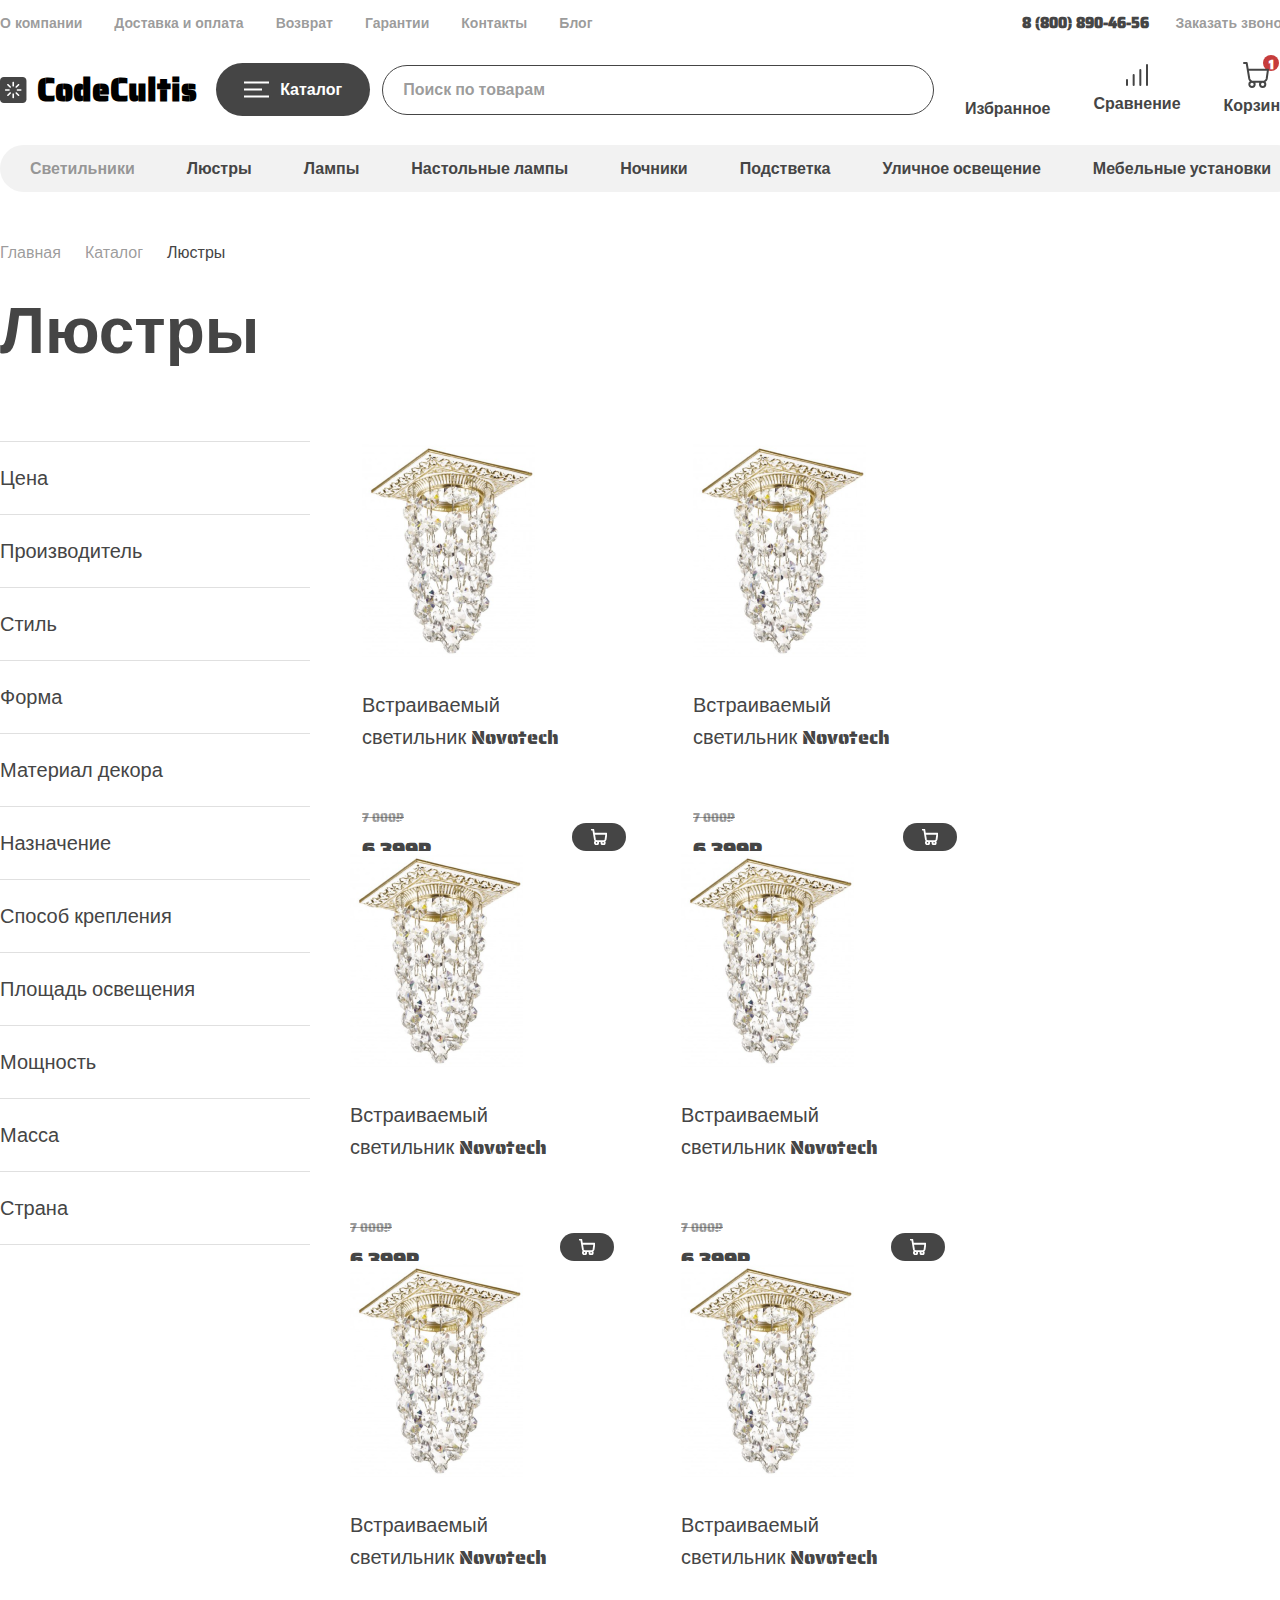
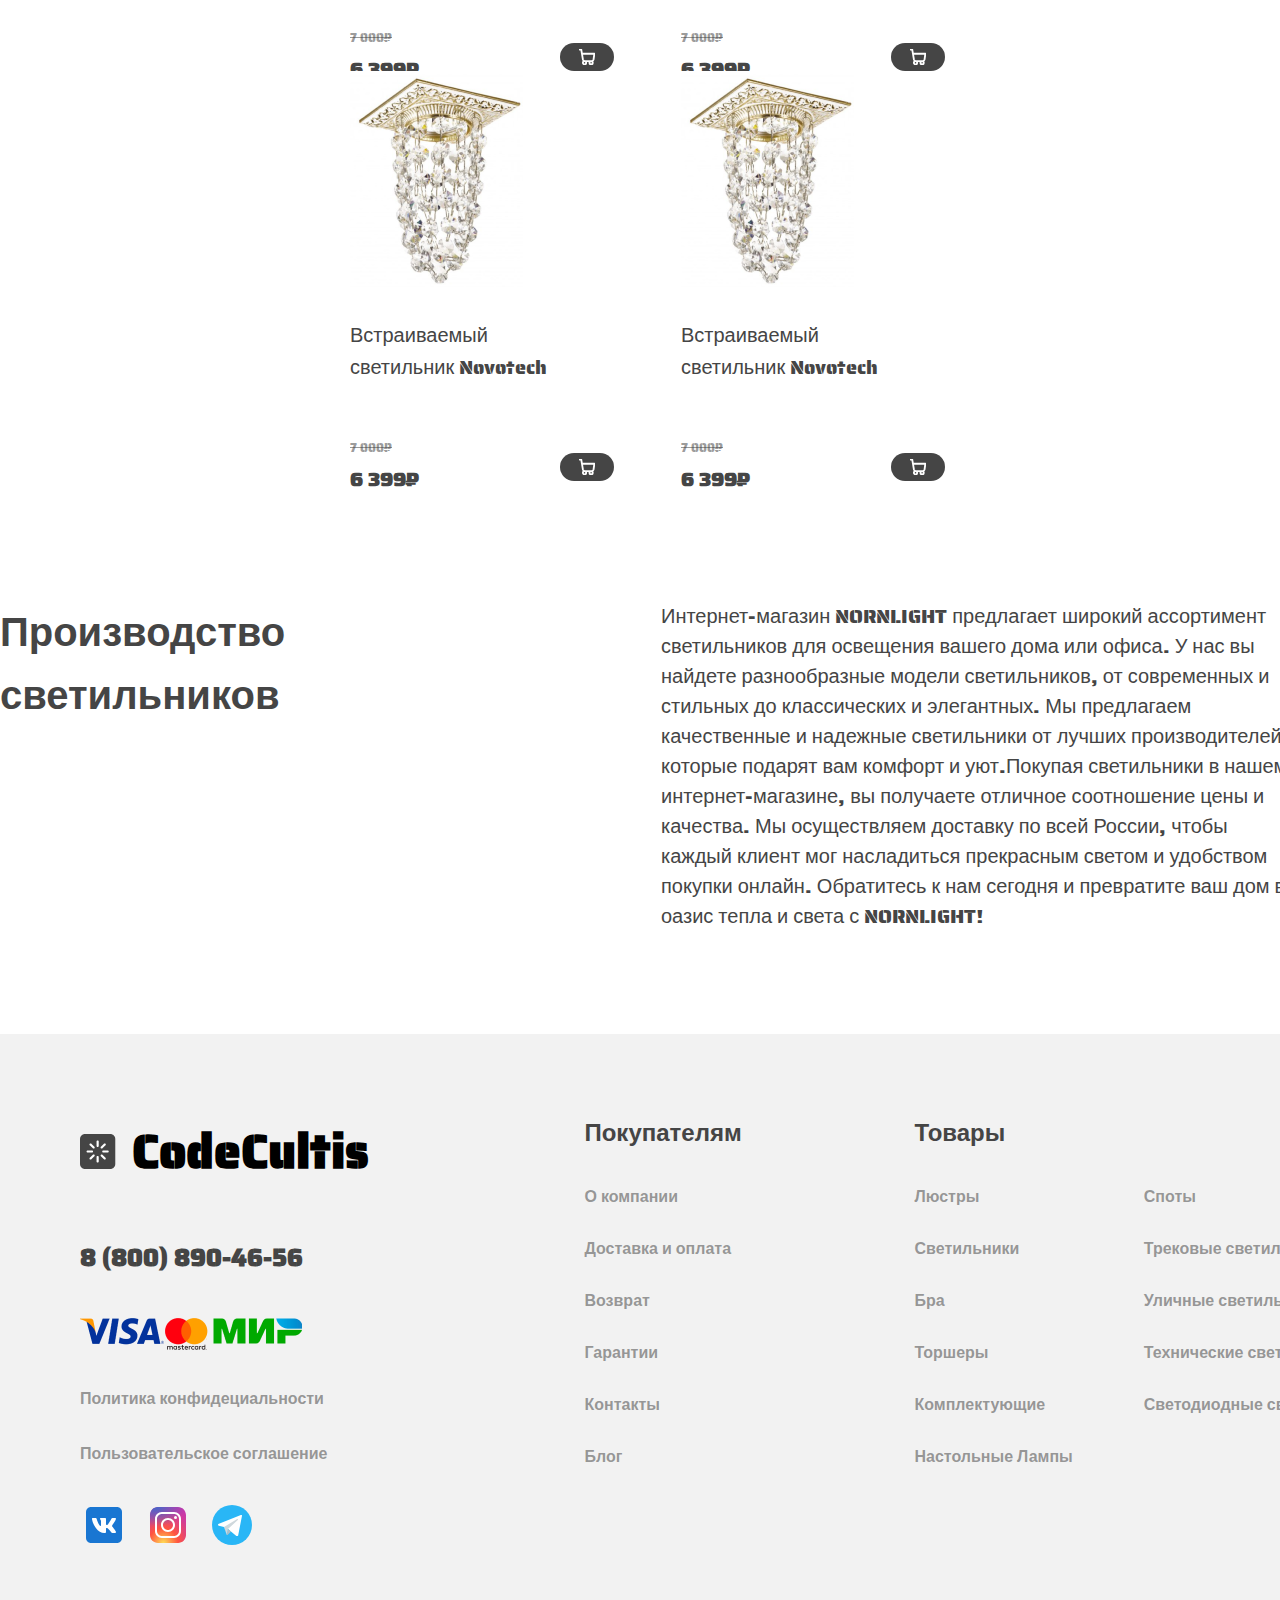
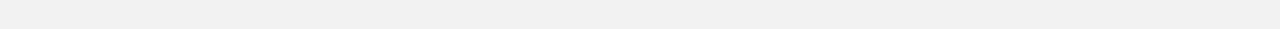
<file: pages/nornlight(close-aside).html>
<!DOCTYPE html>
<html lang="en">

<head>
  <meta charset="UTF-8">
  <meta name="viewport" content="width=device-width, initial-scale=1.0">
  <title>NORNLIGHT</title>
  <link rel="preconnect" href="https://fonts.googleapis.com">
  <link rel="preconnect" href="https://fonts.gstatic.com" crossorigin>
  <link href="https://fonts.googleapis.com/css2?family=Saira+Stencil+One&display=swap" rel="stylesheet">
  <link rel="stylesheet" href="https://cdnjs.cloudflare.com/ajax/libs/font-awesome/6.3.0/css/all.min.css"
    integrity="sha512-SzlrxWUlpfuzQ+pcUCosxcglQRNAq/DZjVsC0lE40xsADsfeQoEypE+enwcOiGjk/bSuGGKHEyjSoQ1zVisanQ=="
    crossorigin="anonymous" referrerpolicy="no-referrer" />
  <link rel="stylesheet" href="../css/main/nornlight(close-aside).css">
</head>

<body>
  <header class="header">
    <div class="container">
      <div class="header-top">
        <div class="top-holder">
          <nav class="nav-top">
            <a class="top-link" href="#">О компании</a>
            <a class="top-link" href="#">Доставка и оплата</a>
            <a class="top-link" href="#">Возврат</a>
            <a class="top-link" href="#">Гарантии</a>
            <a class="top-link" href="#">Контакты</a>
            <a class="top-link" href="#">Блог</a>
          </nav>
          <div class="contact">
            <a href="#" class="tel">8 (800) 890-46-56</a>
            <a href="#" class="call">Заказать звонок</a>
          </div>
        </div>
      </div>
      <div class="header-main">
        <div class="main_holder">
          <div class="logo-wrap">
            <a href="https://www.instagram.com/codecultis" class="logo">
              <img src="../img/icons/logo-light.svg"><span>CodeCultis</span>
            </a>
          </div>
          <div class="button-catalog">
            <a href="./2pg.html" class="catalog-btn"><img src="../img/icons/catalog.svg"> Каталог</a>
          </div>
          <div class="search">
            <input class="input-search" type="search" placeholder="Поиск по товарам">
            <i class="fa-solid fa-magnifying-glass"></i>
          </div>
          <div class="shopping">
            <div class="favorites">
              <a href="#"><i class="fa-regular fa-heart heart"></i></a>
              <a href="#">Избранное</a>
            </div>
            <div class="comparison">
              <a href="#"><img src="../img/icons/comparison.svg"></a>
              <a href="#">Сравнение</a>
            </div>
            <div class="cart">
              <a href="#"><img src="../img/icons/cart.svg"></a>
              <a href="#">Корзина</a>
            </div>
          </div>
        </div>
        <nav class="nav">
          <a class="nav-link active" href="#">Светильники</a>
          <a class="nav-link" href="#">Люстры</a>
          <a class="nav-link" href="#">Лампы</a>
          <a class="nav-link" href="#">Настольные лампы</a>
          <a class="nav-link" href="#">Ночники</a>
          <a class="nav-link" href="#">Подстветка</a>
          <a class="nav-link" href="#">Уличное освещение</a>
          <a class="nav-link" href="#">Мебельные установки</a>
        </nav>
      </div>
      <div class="header-bottom">
        <div class="path">
          <a href="#">Главная</a>
          <i class="fa-solid fa-chevron-right"></i>
          <a href="#">Каталог</a>
          <i class="fa-solid fa-chevron-right"></i>
          <a href="#">Люстры</a>
        </div>
      </div>
    </div>
  </header>

  <main class="main">
    <div class="container">
      <h1 class="title">Люстры</h1>
      <div class="main-holder">
        <aside class="sidebar">
          <p class="price">Цена <i class="fa-solid fa-plus"></i></p>
          <p class="manufacturer">Производитель <i class="fa-solid fa-plus"></i></p>
          <p class="style">Стиль <i class="fa-solid fa-plus"></i></p>
          <p class="form">Форма <i class="fa-solid fa-plus"></i></p>
          <p class="material-decor">Материал декора <i class="fa-solid fa-plus"></i></p>
          <p class="purpose">Назначение <i class="fa-solid fa-plus"></i></p>
          <p class="fustening-method">Способ крепления <i class="fa-solid fa-plus"></i>
          <p class="lighting-area">Площадь освещения <i class="fa-solid fa-plus"></i></p>
          <p class="power">Мощность <i class="fa-solid fa-plus"></i></p>
          <p class="weight">Масса <i class="fa-solid fa-plus"></i></p>
          <p class="country">Страна <i class="fa-solid fa-plus"></i></p>
          <p class="aside-line"></p>
        </aside>
        <section class="section-cards">
          <div class="cards">
            <a href="./information-chandelier.html">
              <article class="card">
                <div class="card-img">
                  <img src="../img/image/chandelier.png">
                </div>
                <h4 class="card-title">Встраиваемый светильник Novotech</h4>
                <div class="paying">
                  <div class="prices">
                    <span class="original-price">7 000₽</span>
                    <span class="discount">6 399₽</span>
                  </div>
                  <div class="card-button">
                    <a href="#" class="card-btn"><img src="../img/icons/cart(card).svg"></a>
                  </div>
                </div>
              </article>
            </a>
            <a href="./information-chandelier.html">
              <article class="card">
                <div class="card-img">
                  <img src="../img/image/chandelier.png">
                </div>
                <h4 class="card-title">Встраиваемый светильник Novotech</h4>
                <div class="paying">
                  <div class="prices">
                    <span class="original-price">7 000₽</span>
                    <span class="discount">6 399₽</span>
                  </div>
                  <div class="card-button">
                    <a href="#" class="card-btn"><img src="../img/icons/cart(card).svg"></a>
                  </div>
                </div>
              </article>
            </a>
            <a href="./information-chandelier.html">
              <article class="card">
                <div class="card-img">
                  <img src="../img/image/chandelier.png">
                </div>
                <h4 class="card-title">Встраиваемый светильник Novotech</h4>
                <div class="paying">
                  <div class="prices">
                    <span class="original-price">7 000₽</span>
                    <span class="discount">6 399₽</span>
                  </div>
                  <div class="card-button">
                    <a href="#" class="card-btn"><img src="../img/icons/cart(card).svg"></a>
                  </div>
                </div>
              </article>
            </a>
            <a href="./information-chandelier.html">
              <article class="card">
                <div class="card-img">
                  <img src="../img/image/chandelier.png">
                </div>
                <h4 class="card-title">Встраиваемый светильник Novotech</h4>
                <div class="paying">
                  <div class="prices">
                    <span class="original-price">7 000₽</span>
                    <span class="discount">6 399₽</span>
                  </div>
                  <div class="card-button">
                    <a href="#" class="card-btn"><img src="../img/icons/cart(card).svg"></a>
                  </div>
                </div>
              </article>
            </a>
            <a href="./information-chandelier.html">
              <article class="card">
                <div class="card-img">
                  <img src="../img/image/chandelier.png">
                </div>
                <h4 class="card-title">Встраиваемый светильник Novotech</h4>
                <div class="paying">
                  <div class="prices">
                    <span class="original-price">7 000₽</span>
                    <span class="discount">6 399₽</span>
                  </div>
                  <div class="card-button">
                    <a href="#" class="card-btn"><img src="../img/icons/cart(card).svg"></a>
                  </div>
                </div>
              </article>
            </a>
            <a href="./information-chandelier.html">
              <article class="card">
                <div class="card-img">
                  <img src="../img/image/chandelier.png">
                </div>
                <h4 class="card-title">Встраиваемый светильник Novotech</h4>
                <div class="paying">
                  <div class="prices">
                    <span class="original-price">7 000₽</span>
                    <span class="discount">6 399₽</span>
                  </div>
                  <div class="card-button">
                    <a href="#" class="card-btn"><img src="../img/icons/cart(card).svg"></a>
                  </div>
                </div>
              </article>
            </a>
            <a href="./information-chandelier.html">
              <article class="card">
                <div class="card-img">
                  <img src="../img/image/chandelier.png">
                </div>
                <h4 class="card-title">Встраиваемый светильник Novotech</h4>
                <div class="paying">
                  <div class="prices">
                    <span class="original-price">7 000₽</span>
                    <span class="discount">6 399₽</span>
                  </div>
                  <div class="card-button">
                    <a href="#" class="card-btn"><img src="../img/icons/cart(card).svg"></a>
                  </div>
                </div>
              </article>
            </a>
            <a href="./information-chandelier.html">
              <article class="card">
                <div class="card-img">
                  <img src="../img/image/chandelier.png">
                </div>
                <h4 class="card-title">Встраиваемый светильник Novotech</h4>
                <div class="paying">
                  <div class="prices">
                    <span class="original-price">7 000₽</span>
                    <span class="discount">6 399₽</span>
                  </div>
                  <div class="card-button">
                    <a href="#" class="card-btn"><img src="../img/icons/cart(card).svg"></a>
                  </div>
                </div>
              </article>
            </a>
          </div>
        </section>
      </div>
      <section class="production-lamps">
        <div class="section-holder">
          <h2 class="subtitle">Производство светильников</h2>
          <p class="store-nornlight">
            Интернет-магазин NORNLIGHT предлагает широкий ассортимент светильников для освещения вашего дома или офиса.
            У нас вы найдете разнообразные модели светильников, от современных и стильных до классических и элегантных.
            Мы предлагаем качественные и надежные светильники от лучших производителей, которые подарят вам комфорт и
            уют.Покупая светильники в нашем интернет-магазине, вы получаете отличное соотношение цены и качества. Мы
            осуществляем доставку по всей России, чтобы каждый клиент мог насладиться прекрасным светом и удобством
            покупки онлайн. Обратитесь к нам сегодня и превратите ваш дом в оазис тепла и света с NORNLIGHT!
          </p>
        </div>
      </section>
    </div>
  </main>

  <footer class="footer">
    <div class="container">
      <div class="footer-holder">
        <div class="connection">
          <div class="logo-wrap">
            <a href="https://www.instagram.com/codecultis" class="footer-logo">
              <img src="../img/icons/logo-light.svg"><span>CodeCultis</span>
            </a>
          </div>
          <a class="number-call" href="#">8 (800) 890-46-56</a>
          <a class="card-pay" href="#"><img src="../img/image/pay.png"></a>
          <a href="#" class="politic">Политика конфидециальности</a>
          <a href="#" class="terms-use">Пользовательское соглашение</a>
          <div class="society">
            <a href="#"><img src="../img/icons/vk.svg"></a>
            <a href="https://www.instagram.com/codecultis"><img src="../img/icons/instagram.svg"></a>
            <a href="#"><img src="../img/icons/telegram.svg"></a>
          </div>
        </div>
        <div class="information">
          <h2 class="info-title">Покупателям</h2>
          <nav class="footer-nav">
            <a href="#" class="footer-link">О компании</a>
            <a href="#" class="footer-link">Доставка и оплата</a>
            <a href="#" class="footer-link">Возврат</a>
            <a href="#" class="footer-link">Гарантии</a>
            <a href="#" class="footer-link">Контакты</a>
            <a href="#" class="footer-link">Блог</a>
          </nav>
        </div>
        <div class="goods">
          <h2 class="goods-title">Товары</h2>
          <div class="goods-holder">
            <div class="goods-left">
              <a href="#">Люстры</a>
              <a href="#">Светильники</a>
              <a href="#">Бра</a>
              <a href="#">Торшеры</a>
              <a href="#">Комплектующие</a>
              <a href="#">Настольные Лампы</a>
            </div>
            <div class="goods-right">
              <a href="#">Споты</a>
              <a href="#">Трековые светильники</a>
              <a href="#">Уличные светильники</a>
              <a href="#">Технические светильники</a>
              <a href="#">Светодиодные светильники</a>
            </div>
          </div>
        </div>
      </div>
    </div>
  </footer>
</body>

</html>
</file>
<file: css/blog.css>
:root {
    --container-size: 1301px; /* 1301px / 16 */
    --container-margin: 0 auto;
    --gray: #454545;
    --white-gray: rgb(69, 69, 69);
}

body {
    padding: 0;
    margin: 0;
    box-sizing: border-box;
    font-family: Manrope;
}

input[type="text"]::-ms-clear {
    display: none;
    width: 0;
    height: 0;
}
input[type="text"]::-ms-reveal {
    display: none;
    width: 0;
    height: 0;
}
input[type="search"]::-webkit-search-decoration,
input[type="search"]::-webkit-search-cancel-button,
input[type="search"]::-webkit-search-results-button,
input[type="search"]::-webkit-search-results-decoration {
    display: none;
}

a {
    text-decoration: none;
    color: var(--gray);
    transition: transform 0.2s ease-in;
    -webkit-transition: transform 0.2s ease-in;
    -moz-transition: transform 0.2s ease-in;
    -ms-transition: transform 0.2s ease-in;
    -o-transition: transform 0.2s ease-in;
}

a:hover {
    transform: scale(1.05);
    -webkit-transform: scale(1.05);
    -moz-transform: scale(1.05);
    -ms-transform: scale(1.05);
    -o-transform: scale(1.05);
}

a:active {
    transform: scale(99%);
    -webkit-transform: scale(99%);
    -moz-transform: scale(99%);
    -ms-transform: scale(99%);
    -o-transform: scale(99%);
}

ul,
li {
    list-style: none;
    padding: 0;
}

h3 {
    margin: 0;
}

.container {
    max-width: var(--container-size);
    margin: var(--container-margin);
}


.header__top_nav-ul {
    display: flex;
}

.header__top_nav-li {
    margin-left: 1.6875rem; /* 27px / 16 */
    transition: transform 0.2s ease-in;
    -webkit-transition: transform 0.2s ease-in;
    -moz-transition: transform 0.2s ease-in;
    -ms-transition: transform 0.2s ease-in;
    -o-transition: transform 0.2s ease-in;
}

.header__top_nav-li:first-child {
    margin: 0;
}

.header__top_nav-li:hover {
    transform: scale(1.05);
    -webkit-transform: scale(1.05);
    -moz-transform: scale(1.05);
    -ms-transform: scale(1.05);
    -o-transform: scale(1.05);
}

.header__top_nav-li:active {
    transform: scale(99%);
    -webkit-transform: scale(99%);
    -moz-transform: scale(99%);
    -ms-transform: scale(99%);
    -o-transform: scale(99%);
}

.header__top {
    display: flex;
    justify-content: space-between;
}

.header__top_phone {
    display: flex;
    align-items: center;
}

.header__top_phone p,
a {
    margin-right: 0.625rem; /* 10px / 16 */
}

.logo {
    font-family: 'Saira Stencil One';
    font-size: 1.5rem; /* 24px / 16 */
}

.logo_image {
    position: relative;
    top: 0.25rem; /* 4px / 16 */
}

.header__middle {
    display: flex;
    align-items: center;
}

.header__middle_catalog {
    margin-left: 1.8125rem; /* 29px / 16 */
}

.header__middle_catalog-btn {
    padding: 0.625rem 1.9375rem; /* 10px 31px / 16 */
    color: #fff;
    background-color: var(--gray);
    border-radius: 6.25rem; /* 100px / 16 */
    transition: transform 0.2s ease-in;
    -webkit-transition: transform 0.2s ease-in;
    -moz-transition: transform 0.2s ease-in;
    -ms-transition: transform 0.2s ease-in;
    -o-transition: transform 0.2s ease-in;
}

.catalog_img {
    position: relative;
    top: 0.1875rem; /* 3px / 16 */
}

.header__middle_search {
    position: relative;
    margin-left: 0.625rem; /* 10px / 16 */
}

.header__middle_search-button {
    cursor: pointer;
    display: block;
    width: 1.25rem; /* 20px / 16 */
    height: 1.25rem; /* 20px / 16 */
    background-image: url(../img/icons/search.png);
    background-repeat: no-repeat;
    background-color: transparent;
    border: none;
    position: absolute;
    top: calc(50% - 0.625rem); /* 10px / 16 */
    left: 36.9375rem; /* 591px / 16 */
}

.header__middle_search-search {
    width: 39.125rem; /* 626px / 16 */
    height: 3.125rem; /* 50px / 16 */
    border-radius: 6.25rem; /* 100px / 16 */
    border: 0.0625rem solid var(--white-gray); /* 1px / 16 */
    padding: 1rem 0.875rem; /* 16px 14px / 16 */
    color: var(--gray);
}

.header__middle_search-search:active {
    outline: none;
    color: var(--gray);
}

.haeder__middle_nav-a {
    display: flex;
    flex-direction: column;
    align-items: center;
}

.header__middle_nav-ul {
    display: flex;
}

.header__middle_nav-li img {
    width: 1.125rem; /* 18px / 16 */
    height: 1.25rem; /* 20px / 16 */
}

.header__middle_nav-li {
    margin-left: 1.71875rem; /* 27.5px / 16 */
    font-size: 0.9375rem; /* 15px / 16 */
    font-weight: 600;
    width: 4.125rem;
}

.header__bottom_nav_ul {
    display: flex;
    justify-content: space-around;
}

.header__bottom_nav {
    background-color: #f2f2f2;
    padding: 0.0625rem; /* 1px / 16 */
    border-radius: 6.25rem; /* 100px / 16 */
}

.header__bottom_nav_ul-li {
    font-weight: 600;
    transition: transform 0.2s ease-in;
    -webkit-transition: transform 0.2s ease-in;
    -moz-transition: transform 0.2s ease-in;
    -ms-transition: transform 0.2s ease-in;
    -o-transition: transform 0.2s ease-in;
}

.header__bottom_nav_ul-li:hover {
    transform: scale(1.05);
    -webkit-transform: scale(1.05);
    -moz-transform: scale(1.05);
    -ms-transform: scale(1.05);
    -o-transform: scale(1.05);
}

.header__bottom_nav_ul-li:active {
    transform: scale(99%);
    -webkit-transform: scale(99%);
    -moz-transform: scale(99%);
    -ms-transform: scale(99%);
    -o-transform: scale(99%);
}

.active {
    opacity: 0.5;
}

.main {
    margin-top: 3rem; /* 48px / 16 */
}

.bread {
    display: flex;
    align-items: center;
    gap: 0.625rem; /* 10px / 16 */
    font-size: 1rem; /* 16px / 16 */
    font-weight: 500;
}

.h1 {
    font-weight: 700;
    font-size: 3.125rem; /* 50px / 16 */
    margin: 0;
    color: var(--white-gray);
}

.card {
    position: relative;
}

.card__text-h3 > a::before {
    position: absolute;
    content: '';
    inset: 0;
}

.cards {
    display: flex;
    gap: 1.25rem; /* 20px / 16 */
    flex-wrap: wrap;
}

.card {
    display: flex;
    flex-direction: column;
    transition: transform 0.2s ease-in;
    -webkit-transition: transform 0.2s ease-in;
    -moz-transition: transform 0.2s ease-in;
    -ms-transition: transform 0.2s ease-in;
    -o-transition: transform 0.2s ease-in;
    flex-shrink: 0.0625rem; /* 1px / 16 */
}

.card:hover {
    transform: scale(1.05);
    -webkit-transform: scale(1.05);
    -moz-transform: scale(1.05);
    -ms-transform: scale(1.05);
    -o-transform: scale(1.05);
}

.card:active {
    transform: scale(99%);
    -webkit-transform: scale(99%);
    -moz-transform: scale(99%);
    -ms-transform: scale(99%);
    -o-transform: scale(99%);
}

.link {
    width: 1rem; /* 16px / 16 */
    height: 1rem; /* 16px / 16 */
    margin: 0.625rem; /* 10px / 16 */
}


.card__text {
    display: flex;
    justify-content: space-between;
}

span {
    display: block;
}


.footer {
    margin-top: 3.125rem; /* 50px / 16 */
    background: rgb(242, 242, 242);
}

.footer__wrapper {
    display: flex;
    justify-content: space-between;
}

.footer__first_side {
    display: flex;
    flex-direction: column;
    gap: 2.1875rem; /* 35px / 16 */
}

.phone-number {
    color: var(--white-gray);
    font-weight: 600;
}

.phone-number-size {
    font-size: 1.5rem; /* 24px / 16 */
}

.footer__second_side {
    display: flex;
    flex-direction: column;
    margin-left: 3.125rem; /* 50px / 16 */
    align-items: center;
}

.footer_h3 {
    font-weight: 700;
    font-size: 1.5rem; /* 24px / 16 */
    color: var(--white-gray);
}

.footer_li {
    margin-top: 1.6875rem; /* 27px / 16 */
    transition: transform 0.2s ease-in;
    -webkit-transition: transform 0.2s ease-in;
    -moz-transition: transform 0.2s ease-in;
    -ms-transition: transform 0.2s ease-in;
    -o-transition: transform 0.2s ease-in;
}

.footer_li:hover {
    transform: scale(1.05);
    -webkit-transform: scale(1.05);
    -moz-transform: scale(1.05);
    -ms-transform: scale(1.05);
    -o-transform: scale(1.05);
}

.footer_li:active {
    transform: scale(99%);
    -webkit-transform: scale(99%);
    -moz-transform: scale(99%);
    -ms-transform: scale(99%);
    -o-transform: scale(99%);
}

.instagram-logo {
    width: 40px;
}

.vk-logo {
    width: 40px;
}
</file>
<file: css/contacts.css>
:root {
    --container-size: 1301px;
    --container-margin: 0 auto;
    --gray: #454545;
    --white-gray: rgb(69, 69, 69);
}

body {
    padding: 0;
    margin: 0;
    box-sizing: border-box;
    font-family: Manrope;
}

input[type="text"]::-ms-clear {
    display: none;
    width: 0;
    height: 0;
}
input[type="text"]::-ms-reveal {
    display: none;
    width: 0;
    height: 0;
}
input[type="search"]::-webkit-search-decoration,
input[type="search"]::-webkit-search-cancel-button,
input[type="search"]::-webkit-search-results-button,
input[type="search"]::-webkit-search-results-decoration {
    display: none;
}

a {
    text-decoration: none;
    color: #454545;
    transition: transform 0.2s ease-in;
    -webkit-transition: transform 0.2s ease-in;
    -moz-transition: transform 0.2s ease-in;
    -ms-transition: transform 0.2s ease-in;
    -o-transition: transform 0.2s ease-in;
}

a:hover {
    transform: scale(1.05);
    -webkit-transform: scale(1.05);
    -moz-transform: scale(1.05);
    -ms-transform: scale(1.05);
    -o-transform: scale(1.05);
}

a:active {
    transform: scale(99%);
    -webkit-transform: scale(99%);
    -moz-transform: scale(99%);
    -ms-transform: scale(99%);
    -o-transform: scale(99%);
}

ul,
li {
    list-style: none;
    padding: 0;
}

h3 {
    margin: 0;
}

.container {
    max-width: var(--container-size);
    margin: 0 auto;
}

.header__top_nav-ul {
    display: flex;
}

.header__top_nav-li {
    margin-left: 27px;
    transition: transform 0.2s ease-in;
    -webkit-transition: transform 0.2s ease-in;
    -moz-transition: transform 0.2s ease-in;
    -ms-transition: transform 0.2s ease-in;
    -o-transition: transform 0.2s ease-in;
}

.header__top_nav-li:first-child {
    margin: 0;
}

.header__top_nav-li:hover {
    transform: scale(1.05);
    -webkit-transform: scale(1.05);
    -moz-transform: scale(1.05);
    -ms-transform: scale(1.05);
    -o-transform: scale(1.05);
}

.header__top_nav-li:active {
    transform: scale(99%);
    -webkit-transform: scale(99%);
    -moz-transform: scale(99%);
    -ms-transform: scale(99%);
    -o-transform: scale(99%);
}

.header__top {
    display: flex;
    justify-content: space-between;
}

.header__top_phone {
    display: flex;
    align-items: center;
}

.header__top_phone p,
a {
    margin-right: 10px;
}

.logo {
    font-family: 'Saira Stencil One';;
    font-size: 24px;
}

.logo_image {
    position: relative;
    top: 4px;
}

.header__middle {
    display: flex;
    align-items: center;
}

.header__middle_catalog {
    margin-left: 29px;
    transition: transform .2s;
    -webkit-transition: transform .2s;
    -moz-transition: transform .2s;
    -ms-transition: transform .2s;
    -o-transition: transform .2s;
}

.header__middle_catalog:hover {
    transform: scale(1.05);
    -webkit-transform: scale(1.05);
    -moz-transform: scale(1.05);
    -ms-transform: scale(1.05);
    -o-transform: scale(1.05);
}

.header__middle_catalog:active {
    transform: scale(99%);
    -webkit-transform: scale(99%);
    -moz-transform: scale(99%);
    -ms-transform: scale(99%);
    -o-transform: scale(99%);
}

.header__middle_catalog-btn {
    padding: 10px 31px;
    color: #fff;
    background-color: var(--gray);
    border-radius: 100px;
    -webkit-border-radius: 100px;
    -moz-border-radius: 100px;
    -ms-border-radius: 100px;
    -o-border-radius: 100px;
    transition: transform 0.2s ease-in;
    -webkit-transition: transform 0.2s ease-in;
    -moz-transition: transform 0.2s ease-in;
    -ms-transition: transform 0.2s ease-in;
    -o-transition: transform 0.2s ease-in;
}

.catalog_img {
    position: relative;
    top: 3px;
}

.header__middle_search {
    position: relative;
    margin-left: 10px;
}

.header__middle_search-button {
    cursor: pointer;
    display: block;
    width: 20px;
    height: 20px;
    background-image: url(../img/icons/search.png);
    background-repeat: no-repeat;
    background-color: transparent;
    border: none;
    position: absolute;
    top: calc(50% - 10px);
    left: 591px;
}

.header__middle_search-search {
    width: 626px;
    height: 50px;
    border-radius: 100px;
    border: 1px solid rgb(69, 69, 69);
    padding: 16px 14px;
    color: var(--gray);
}

.header__middle_search-search:active {
    outline: none;
    color: var(--gray);
}

.haeder__middle_nav-a {
    display: flex;
    flex-direction: column;
    align-items: center;
}

.header__middle_nav-ul {
    display: flex;
}

.header__middle_nav-li img {
    width: 18px;
    height: 20px;
}

.header__middle_nav-li {
    margin-left: 27.5px;
    font-size: 15px;
    font-weight: 600;
    width: 66px;
}

.header__bottom_nav_ul {
    display: flex;
    justify-content: space-around;
}

.header__bottom_nav {
    background-color: #f2f2f2;
    padding: 1px;
    border-radius: 100px;
    -webkit-border-radius: 100px;
    -moz-border-radius: 100px;
    -ms-border-radius: 100px;
    -o-border-radius: 100px;
}

.header__bottom_nav_ul-li {
    font-weight: 600;
    transition: transform 0.2s ease-in;
    -webkit-transition: transform 0.2s ease-in;
    -moz-transition: transform 0.2s ease-in;
    -ms-transition: transform 0.2s ease-in;
    -o-transition: transform 0.2s ease-in;
}

.header__bottom_nav_ul-li:hover {
    transform: scale(1.05);
    -webkit-transform: scale(1.05);
    -moz-transform: scale(1.05);
    -ms-transform: scale(1.05);
    -o-transform: scale(1.05);
}

.header__bottom_nav_ul-li:active {
    transform: scale(99%);
    -webkit-transform: scale(99%);
    -moz-transform: scale(99%);
    -ms-transform: scale(99%);
    -o-transform: scale(99%);
}

.active {
    opacity: 0.5;
}

.bread {
    display: flex;
    align-items: center;
    gap: 10px;
    font-size: 16px;
    font-weight: 500;
}

.main {
    margin-top: 50px;
}

.h1 {
    font-weight: 700;
    font-size: 50px;
    margin: 0;
    color: rgb(69, 69, 69);
}

.main__wrapper {
    display: flex;
    justify-content: space-between;
}

.phone-p {
    margin: 0;
}

.phone-number-size {
    font-size: 24px;
    font-weight: 600;
    color: var(--white-gray);
    margin-bottom: 10px;
}

.map {
    width: 100%;
}

.form_btn {
    transition: transform .2s ease-in;
    -webkit-transition: transform .2s ease-in;
    -moz-transition: transform .2s ease-in;
    -ms-transition: transform .2s ease-in;
    -o-transition: transform .2s ease-in;
}

.form_btn:hover {
    transform: scale(1.05);
    -webkit-transform: scale(1.05);
    -moz-transform: scale(1.05);
    -ms-transform: scale(1.05);
    -o-transform: scale(1.05);
}

.form_btn:active {
    transform: scale(99%);
    -webkit-transform: scale(99%);
    -moz-transform: scale(99%);
    -ms-transform: scale(99%);
    -o-transform: scale(99%);
}

.main__form {
    position: relative;
    margin-top: 60px;
}

.main__form_wrapper {
    display: flex;
    align-items: center;
    gap: 50px;
    border-radius: 15px;
    background: rgb(255, 255, 255);
    padding: 19px 20px;
}

.form_btn-btn {
    padding: 14px 43px;
    border-radius: 100px;
    background-color: var(--white-gray);
    color: #fff;
    transition: transform .2s ease-in;
    -webkit-transition: transform .2s ease-in;
    -moz-transition: transform .2s ease-in;
    -ms-transition: transform .2s ease-in;
    -o-transition: transform .2s ease-in;
}


.main__form_wrapper {
    position: absolute;
    left: 15%;
    top: 67%;
}

.main__form-h3 {
    color: var(--white-gray);
    font-size: 24px;
    font-weight: 600;
}

.footer {
    margin-top: 50px;
    background: rgb(242, 242, 242);
}

.footer__wrapper {
    display: flex;
    justify-content: space-between;
}

.footer__first_side {
    display: flex;
    flex-direction: column;
    gap: 35px;
}

.phone-number {
    color: rgb(69, 69, 69);
    font-weight: 600;
}

.phone-number-size {
    font-size: 24px;
}

.footer__second_side {
    display: flex;
    flex-direction: column;
    margin-left: 50px;
    align-items: center;
}

.footer_h3 {
    font-weight: 700;
    font-size: 24px;
    color: rgb(69, 69, 69);
}

.footer_li {
    margin-top: 27px;
    transition: transform 0.2s ease-in;
    -webkit-transition: transform 0.2s ease-in;
    -moz-transition: transform 0.2s ease-in;
    -ms-transition: transform 0.2s ease-in;
    -o-transition: transform 0.2s ease-in;
}

.footer_li:hover {
    transform: scale(1.05);
    -webkit-transform: scale(1.05);
    -moz-transform: scale(1.05);
    -ms-transform: scale(1.05);
    -o-transform: scale(1.05);
}

.footer_li:active {
    transform: scale(99%);
    -webkit-transform: scale(99%);
    -moz-transform: scale(99%);
    -ms-transform: scale(99%);
    -o-transform: scale(99%);
}

.instagram-logo {
    width: 40px;
}

.vk-logo {
    width: 40px;
}
</file>
<file: css/garant.css>
@import url('https://fonts.googleapis.com/css2?family=Saira+Stencil+One&display=swap');

:root {
    --container-size: 1301px;
    --container-margin: 0 auto;
    --gray: #454545;
    --white-gray: rgb(69, 69, 69);
}

body {
    padding: 0;
    margin: 0;
    box-sizing: border-box;
    font-family: Manrope;
}

input[type="text"]::-ms-clear {
    display: none;
    width: 0;
    height: 0;
}
input[type="text"]::-ms-reveal {
    display: none;
    width: 0;
    height: 0;
}
input[type="search"]::-webkit-search-decoration,
input[type="search"]::-webkit-search-cancel-button,
input[type="search"]::-webkit-search-results-button,
input[type="search"]::-webkit-search-results-decoration {
    display: none;
}

a {
    text-decoration: none;
    color: var(--gray);
    transition: transform 0.2s ease-in;
    -webkit-transition: transform 0.2s ease-in;
    -moz-transition: transform 0.2s ease-in;
    -ms-transition: transform 0.2s ease-in;
    -o-transition: transform 0.2s ease-in;
}

a:hover {
    transform: scale(1.05);
    -webkit-transform: scale(1.05);
    -moz-transform: scale(1.05);
    -ms-transform: scale(1.05);
    -o-transform: scale(1.05);
}

a:active {
    transform: scale(99%);
    -webkit-transform: scale(99%);
    -moz-transform: scale(99%);
    -ms-transform: scale(99%);
    -o-transform: scale(99%);
}

ul,
li {
    list-style: none;
    padding: 0;
}

h3 {
    margin: 0;
}

.container {
    max-width: var(--container-size);
    margin: 0 auto;
}

.header {
    width: 100%;
}

.header__top_nav-ul {
    display: flex;
}

.header__top_nav-li {
    margin-left: 27px;
    transition: transform 0.2s ease-in;
    -webkit-transition: transform 0.2s ease-in;
    -moz-transition: transform 0.2s ease-in;
    -ms-transition: transform 0.2s ease-in;
    -o-transition: transform 0.2s ease-in;
}

.header__top_nav-li:first-child {
    margin: 0;
}

.header__top_nav-li:hover {
    transform: scale(1.05);
    -webkit-transform: scale(1.05);
    -moz-transform: scale(1.05);
    -ms-transform: scale(1.05);
    -o-transform: scale(1.05);
}

.header__top_nav-li:active {
    transform: scale(99%);
    -webkit-transform: scale(99%);
    -moz-transform: scale(99%);
    -ms-transform: scale(99%);
    -o-transform: scale(99%);
}

.header__top {
    display: flex;
    justify-content: space-between;
}

.header__top_phone {
    display: flex;
    align-items: center;
}

.header__top_phone p,
a {
    margin-right: 10px;
}

.logo {
    font-family: "Saira Stencil One", sans-serif;
    font-size: 24px;
}

.logo_image {
    position: relative;
    top: 4px;
}

.header__middle {
    display: flex;
    align-items: center;
}

.header__middle_catalog {
    margin-left: 29px;
}

.header__middle_catalog-btn {
    padding: 10px 31px;
    color: #fff;
    background-color: var(--gray);
    border-radius: 100px;
    -webkit-border-radius: 100px;
    -moz-border-radius: 100px;
    -ms-border-radius: 100px;
    -o-border-radius: 100px;
    transition: transform 0.2s ease-in;
    -webkit-transition: transform 0.2s ease-in;
    -moz-transition: transform 0.2s ease-in;
    -ms-transition: transform 0.2s ease-in;
    -o-transition: transform 0.2s ease-in;
}

.catalog_img {
    position: relative;
    top: 3px;
}

.header__middle_search {
    position: relative;
    margin-left: 10px;
}

.header__middle_search-button {
    cursor: pointer;
    display: block;
    width: 20px;
    height: 20px;
    background-image: url(../img/icons/search.png);
    background-repeat: no-repeat;
    background-color: transparent;
    border: none;
    position: absolute;
    top: calc(50% - 10px);
    left: 591px;
}

.header__middle_search-search {
    width: 626px;
    height: 50px;
    border-radius: 100px;
    border: 1px solid var(--white-gray);
    padding: 16px 14px;
    color: var(--gray);
}

.header__middle_search-search:active {
    outline: none;
    color: var(--gray);
}

.haeder__middle_nav-a {
    display: flex;
    flex-direction: column;
    align-items: center;
}

.header__middle_nav-ul {
    display: flex;
}

.header__middle_nav-li img {
    width: 18px;
    height: 20px;
}

.header__middle_nav-li {
    margin-left: 27px;
    font-size: 15px;
    font-weight: 600;
    width: 66px;
}

.header__bottom_nav_ul {
    display: flex;
    justify-content: space-around;
}

.header__bottom_nav {
    background-color: #f2f2f2;
    padding: 1px;
    border-radius: 100px;
    -webkit-border-radius: 100px;
    -moz-border-radius: 100px;
    -ms-border-radius: 100px;
    -o-border-radius: 100px;
}

.header__bottom_nav_ul-li {
    font-weight: 600;
    transition: transform 0.2s ease-in;
    -webkit-transition: transform 0.2s ease-in;
    -moz-transition: transform 0.2s ease-in;
    -ms-transition: transform 0.2s ease-in;
    -o-transition: transform 0.2s ease-in;
}

.header__bottom_nav_ul-li:hover {
    transform: scale(1.05);
    -webkit-transform: scale(1.05);
    -moz-transform: scale(1.05);
    -ms-transform: scale(1.05);
    -o-transform: scale(1.05);
}

.header__bottom_nav_ul-li:active {
    transform: scale(99%);
    -webkit-transform: scale(99%);
    -moz-transform: scale(99%);
    -ms-transform: scale(99%);
    -o-transform: scale(99%);
}

.active {
    opacity: 0.5;
}

.main {
    margin-top: 48px;
}

.bread {
    display: flex;
    align-items: center;
    gap: 10px;
    font-size: 16px;
    font-weight: 500;
}

.h1 {
    font-weight: 700;
    font-size: 50px;
    margin: 0;
    color: var(--white-gray);
}

.second_side {
    width: 640px;
}

.second_side {
    font-size: 20px;
}

.second_side_ul li {
    list-style-type: disc;
}

.second_side_ul {
    margin: 0 20px;
}

.second_side p {
    margin: 0;
}

.main__wrapper {
    display: flex;
    justify-content: space-between;
}

:root {
    --container-size: 1301px;
    --container-margin: 0 auto;
    --gray: #454545;
    --white-gray: rgb(69, 69, 69);
}

body {
    padding: 0;
    margin: 0;
    box-sizing: border-box;
    font-family: Manrope;
}

input[type="text"]::-ms-clear {
    display: none;
    width: 0;
    height: 0;
}
input[type="text"]::-ms-reveal {
    display: none;
    width: 0;
    height: 0;
}
input[type="search"]::-webkit-search-decoration,
input[type="search"]::-webkit-search-cancel-button,
input[type="search"]::-webkit-search-results-button,
input[type="search"]::-webkit-search-results-decoration {
    display: none;
}

a {
    text-decoration: none;
    color: #454545;
    transition: transform 0.2s ease-in;
    -webkit-transition: transform 0.2s ease-in;
    -moz-transition: transform 0.2s ease-in;
    -ms-transition: transform 0.2s ease-in;
    -o-transition: transform 0.2s ease-in;
}

a:hover {
    transform: scale(1.05);
    -webkit-transform: scale(1.05);
    -moz-transform: scale(1.05);
    -ms-transform: scale(1.05);
    -o-transform: scale(1.05);
}

a:active {
    transform: scale(99%);
    -webkit-transform: scale(99%);
    -moz-transform: scale(99%);
    -ms-transform: scale(99%);
    -o-transform: scale(99%);
}

ul,
li {
    list-style: none;
    padding: 0;
}

h3 {
    margin: 0;
}

.container {
    max-width: var(--container-size);
    margin: 0 auto;
}

.header__top_nav-ul {
    display: flex;
}

.header__top_nav-li {
    margin-left: 27px;
    transition: transform 0.2s ease-in;
    -webkit-transition: transform 0.2s ease-in;
    -moz-transition: transform 0.2s ease-in;
    -ms-transition: transform 0.2s ease-in;
    -o-transition: transform 0.2s ease-in;
}

.header__top_nav-li:first-child {
    margin: 0;
}

.header__top_nav-li:hover {
    transform: scale(1.05);
    -webkit-transform: scale(1.05);
    -moz-transform: scale(1.05);
    -ms-transform: scale(1.05);
    -o-transform: scale(1.05);
}

.header__top_nav-li:active {
    transform: scale(99%);
    -webkit-transform: scale(99%);
    -moz-transform: scale(99%);
    -ms-transform: scale(99%);
    -o-transform: scale(99%);
}

.header__top {
    display: flex;
    justify-content: space-between;
}

.header__top_phone {
    display: flex;
    align-items: center;
}

.header__top_phone p,
a {
    margin-right: 10px;
}

.logo {
    font-family: 'Saira Stencil One';
    font-size: 24px;
}

.logo_image {
    position: relative;
    top: 4px;
}

.header__middle {
    display: flex;
    align-items: center;
}

.header__middle_catalog {
    margin-left: 29px;
    transition: transform .2s;
    -webkit-transition: transform .2s;
    -moz-transition: transform .2s;
    -ms-transition: transform .2s;
    -o-transition: transform .2s;
}

.header__middle_catalog:hover {
    transform: scale(1.05);
    -webkit-transform: scale(1.05);
    -moz-transform: scale(1.05);
    -ms-transform: scale(1.05);
    -o-transform: scale(1.05);
}

.header__middle_catalog:active {
    transform: scale(99%);
    -webkit-transform: scale(99%);
    -moz-transform: scale(99%);
    -ms-transform: scale(99%);
    -o-transform: scale(99%);
}

.header__middle_catalog-btn {
    padding: 10px 31px;
    color: #fff;
    background-color: var(--gray);
    border-radius: 100px;
    -webkit-border-radius: 100px;
    -moz-border-radius: 100px;
    -ms-border-radius: 100px;
    -o-border-radius: 100px;
    transition: transform 0.2s ease-in;
    -webkit-transition: transform 0.2s ease-in;
    -moz-transition: transform 0.2s ease-in;
    -ms-transition: transform 0.2s ease-in;
    -o-transition: transform 0.2s ease-in;
}

.catalog_img {
    position: relative;
    top: 3px;
}

.header__middle_search {
    position: relative;
    margin-left: 10px;
}

.header__middle_search-button {
    cursor: pointer;
    display: block;
    width: 20px;
    height: 20px;
    background-image: url(../img/icons/search.png);
    background-repeat: no-repeat;
    background-color: transparent;
    border: none;
    position: absolute;
    top: calc(50% - 10px);
    left: 591px;
}

.header__middle_search-search {
    width: 626px;
    height: 50px;
    border-radius: 100px;
    border: 1px solid rgb(69, 69, 69);
    padding: 16px 14px;
    color: var(--gray);
}

.header__middle_search-search:active {
    outline: none;
    color: var(--gray);
}

.haeder__middle_nav-a {
    display: flex;
    flex-direction: column;
    align-items: center;
}

.header__middle_nav-ul {
    display: flex;
}

.header__middle_nav-li img {
    width: 18px;
    height: 20px;
}

.header__middle_nav-li {
    margin-left: 27.5px;
    font-size: 15px;
    font-weight: 600;
    width: 66px;
}

.header__bottom_nav_ul {
    display: flex;
    justify-content: space-around;
}

.header__bottom_nav {
    background-color: #f2f2f2;
    padding: 1px;
    border-radius: 100px;
    -webkit-border-radius: 100px;
    -moz-border-radius: 100px;
    -ms-border-radius: 100px;
    -o-border-radius: 100px;
}

.header__bottom_nav_ul-li {
    font-weight: 600;
    transition: transform 0.2s ease-in;
    -webkit-transition: transform 0.2s ease-in;
    -moz-transition: transform 0.2s ease-in;
    -ms-transition: transform 0.2s ease-in;
    -o-transition: transform 0.2s ease-in;
}

.header__bottom_nav_ul-li:hover {
    transform: scale(1.05);
    -webkit-transform: scale(1.05);
    -moz-transform: scale(1.05);
    -ms-transform: scale(1.05);
    -o-transform: scale(1.05);
}

.header__bottom_nav_ul-li:active {
    transform: scale(99%);
    -webkit-transform: scale(99%);
    -moz-transform: scale(99%);
    -ms-transform: scale(99%);
    -o-transform: scale(99%);
}

.active {
    opacity: 0.5;
}

.bread {
    display: flex;
    align-items: center;
    gap: 10px;
    font-size: 16px;
    font-weight: 500;
}

.main {
    margin-top: 50px;
}

.h1 {
    font-weight: 700;
    font-size: 50px;
    margin: 0;
    color: rgb(69, 69, 69);
}

.main__wrapper {
    display: flex;
    justify-content: space-between;
}

.phone-p {
    margin: 0;
}

.phone-number-size {
    font-size: 24px;
    font-weight: 600;
    color: var(--white-gray);
    margin-bottom: 10px;
}

.map {
    width: 100%;
}

.form_btn {
    transition: transform .2s ease-in;
    -webkit-transition: transform .2s ease-in;
    -moz-transition: transform .2s ease-in;
    -ms-transition: transform .2s ease-in;
    -o-transition: transform .2s ease-in;
}

.form_btn:hover {
    transform: scale(1.05);
    -webkit-transform: scale(1.05);
    -moz-transform: scale(1.05);
    -ms-transform: scale(1.05);
    -o-transform: scale(1.05);
}

.form_btn:active {
    transform: scale(99%);
    -webkit-transform: scale(99%);
    -moz-transform: scale(99%);
    -ms-transform: scale(99%);
    -o-transform: scale(99%);
}

.main__form {
    position: relative;
    margin-top: 60px;
}

.main__form_wrapper {
    display: flex;
    align-items: center;
    gap: 50px;
    border-radius: 15px;
    background: rgb(255, 255, 255);
    padding: 19px 20px;
}

.form_btn-btn {
    padding: 14px 43px;
    border-radius: 100px;
    background-color: var(--white-gray);
    color: #fff;
    transition: transform .2s ease-in;
    -webkit-transition: transform .2s ease-in;
    -moz-transition: transform .2s ease-in;
    -ms-transition: transform .2s ease-in;
    -o-transition: transform .2s ease-in;
}


.main__form_wrapper {
    position: absolute;
    left: 15%;
    top: 67%;
}

.main__form-h3 {
    color: var(--white-gray);
    font-size: 24px;
    font-weight: 600;
}

.footer {
    margin-top: 50px;
    background: rgb(242, 242, 242);
}

.footer__wrapper {
    display: flex;
    justify-content: space-between;
}

.footer__first_side {
    display: flex;
    flex-direction: column;
    gap: 35px;
}

.phone-number {
    color: rgb(69, 69, 69);
    font-weight: 600;
}

.phone-number-size {
    font-size: 24px;
}

.footer__second_side {
    display: flex;
    flex-direction: column;
    margin-left: 50px;
    align-items: center;
}

.footer_h3 {
    font-weight: 700;
    font-size: 24px;
    color: rgb(69, 69, 69);
}

.footer_li {
    margin-top: 27px;
    transition: transform 0.2s ease-in;
    -webkit-transition: transform 0.2s ease-in;
    -moz-transition: transform 0.2s ease-in;
    -ms-transition: transform 0.2s ease-in;
    -o-transition: transform 0.2s ease-in;
}

.footer_li:hover {
    transform: scale(1.05);
    -webkit-transform: scale(1.05);
    -moz-transform: scale(1.05);
    -ms-transform: scale(1.05);
    -o-transform: scale(1.05);
}

.footer_li:active {
    transform: scale(99%);
    -webkit-transform: scale(99%);
    -moz-transform: scale(99%);
    -ms-transform: scale(99%);
    -o-transform: scale(99%);
}

.instagram-logo {
    width: 40px;
}

.vk-logo {
    width: 40px;
}
</file>
<file: css/style.min.css>
.header{width:1300px;margin:0 auto;padding:1rem}.header .header-num-line{display:-webkit-box;display:-ms-flexbox;display:flex;-webkit-box-pack:justify;-ms-flex-pack:justify;justify-content:space-between;-webkit-box-align:center;-ms-flex-align:center;align-items:center;width:130.1rem;height:4.4rem;padding:1rem;margin-bottom:3rem}.header .header-num-line .header-num-nav .header-num__link{font-weight:600;font-size:1.4rem;color:rgba(69,69,69,.4078431373);margin-right:2.7rem;-webkit-transition:.3s;transition:.3s}.header .header-num-line .header-num-nav .header-num__link:hover{color:#454545}.header .header-num-line .header-num-wrap{display:-webkit-box;display:-ms-flexbox;display:flex}.header .header-num-line .header-num-wrap .header-num-number{margin-right:2.4rem;font-weight:600;font-size:1.4rem;color:#454545;-webkit-transition:.3s;transition:.3s}.header .header-num-line .header-num-wrap .header-num-number:hover{color:rgba(69,69,69,.4078431373)}.header .header-num-line .header-num-wrap .header-num-order{font-weight:600;font-size:1.4rem;color:rgba(69,69,69,.4196078431);-webkit-transition:.3s ease;transition:.3s ease}.header .header-num-line .header-num-wrap .header-num-order:hover{color:#454545}.header .header-line{display:-webkit-box;display:-ms-flexbox;display:flex;-webkit-box-pack:justify;-ms-flex-pack:justify;justify-content:space-between;-webkit-box-align:center;-ms-flex-align:center;align-items:center;margin-bottom:2rem}.header .header-line .header-logo{display:-webkit-box;display:-ms-flexbox;display:flex;-webkit-box-align:center;-ms-flex-align:center;align-items:center;-webkit-box-pack:justify;-ms-flex-pack:justify;justify-content:space-between}.header .header-line .header-logo .header-logo-text{color:#000;font-family:"Saira Stencil One",sans-serif;font-size:3rem}.header .header-line .header-line-btn{background-color:#5a5a5a;border-radius:10rem;width:15.3rem;padding:1rem;display:-webkit-box;display:-ms-flexbox;display:flex;-webkit-box-align:center;-ms-flex-align:center;align-items:center;-webkit-transition:.3s ease;transition:.3s ease}.header .header-line .header-line-btn img{padding:1rem 1rem}.header .header-line .header-line-btn a{font-weight:600;color:#fff;padding:5rem;padding:.5rem 1rem}.header .header-line .header-line-btn:hover{background-color:#3e3e3e}.header .header-line .header-line-btn:active{background-color:#000}.header .header-line .header-line-input .header-input{display:block;width:52.6rem;height:5rem;border-radius:10rem;padding:1rem;border:1px solid rgba(0,0,0,.3568627451)}.header .header-line .header-line-images{display:-webkit-box;display:-ms-flexbox;display:flex}.header .header-line .header-line-images .header-img-block{margin-right:3rem}.header .header-line .header-line-images .header-img-block:last-child{margin-right:0}.header .header-line .header-line-images .header-img-block .header-image{display:-webkit-box;display:-ms-flexbox;display:flex;-webkit-box-pack:center;-ms-flex-pack:center;justify-content:center;width:5rem;margin:0 auto}.header .header-line .header-line-images .header-img-block .header-image .fa-heart{font-size:2.2rem;color:gray;-webkit-transition:.3s ease;transition:.3s ease}.header .header-line .header-line-images .header-img-block .header-image .fa-heart:hover{color:red}.header .header-line .header-line-images .header-img-block .header-image .fa-chart-simple{font-size:2.2rem;color:gray;-webkit-transition:.3s ease;transition:.3s ease}.header .header-line .header-line-images .header-img-block .header-image .fa-chart-simple:hover{color:blue}.header .header-line .header-line-images .header-img-block .header-image .fa-cart-shopping{font-size:2.2rem;color:gray;-webkit-transition:.3s ease;transition:.3s ease}.header .header-line .header-line-images .header-img-block .header-image .fa-cart-shopping:hover{color:orange}.header .header-line .header-line-images .header-img-block .header-img-text{text-align:center}.header .header-input-wrp{display:none}.header .header-nav-line{display:-webkit-box;display:-ms-flexbox;display:flex;-webkit-box-pack:justify;-ms-flex-pack:justify;justify-content:space-between;-webkit-box-align:center;-ms-flex-align:center;align-items:center;border-radius:10rem;width:130.1rem;height:4.4rem;background-color:#f8f8f8;padding:1rem;margin-bottom:3rem}.header .header-nav-line .header-line-wrap{padding:1rem}.header .header-nav-line .header-line-wrap .nav-line-nav{font-weight:600;font-size:1.2rem;color:#454545;-webkit-transition:.3s ease;transition:.3s ease}.header .header-nav-line .header-line-wrap .nav-line-nav:hover{color:#000}.header .header-main_cataloge{width:160px;display:-webkit-box;display:-ms-flexbox;display:flex;-webkit-box-pack:justify;-ms-flex-pack:justify;justify-content:space-between;-webkit-box-align:center;-ms-flex-align:center;align-items:center}.header .header-main_cataloge .header-main_wrp .header-mainest{color:rgba(69,69,69,.4078431373)}.header .second-page-cataloge{display:-webkit-box;display:-ms-flexbox;display:flex;-webkit-box-pack:justify;-ms-flex-pack:justify;justify-content:space-between;-webkit-box-align:center;-ms-flex-align:center;align-items:center;width:16rem}.header .second-page-cataloge .page-cataloge-text{color:rgba(0,0,0,.4745098039)}.header .header-discount-block{display:-webkit-box;display:-ms-flexbox;display:flex;-webkit-box-pack:justify;-ms-flex-pack:justify;justify-content:space-between;padding:5rem 5rem;width:1300px;border-radius:5rem;background-color:#f2f2f2}.header .header-discount-block .discount-text-wrap{width:50.5rem}.header .header-discount-block .discount-text-wrap .discount-title{font-weight:700;font-size:5.4rem;color:#454545}.header .header-discount-block .discount-text-wrap .discount-title span{padding:1.5rem;color:#fff;background-color:#454545;border-radius:10rem;width:49.5rem;font-size:4.4rem}.header .header-discount-block .discount-image .discount-img{width:35.3rem;height:35.3rem}@media(max-width: 360px){.header{width:350px;margin:0 auto;outline:none}.header .header-num-line{display:none}.header .header-line .header-logo img{width:15rem}.header .header-line .header-line-cataloge{display:none}.header .header-line .header-line-input{display:none}.header .header-line .header-line-images{display:none}.header .header-line .header-line-images .header-img-block{margin-right:.5rem}.header .header-line .header-line-images .header-img-block .header-img-text{display:none}.header .header-input-wrp{display:block;margin-bottom:2rem}.header .header-input-wrp .header-input{padding:1rem;border:1px solid #454545;border-radius:10rem;width:32.8rem;height:4rem}.header .header-nav-line{display:none}.header .header-discount-block{padding:4rem;width:330px;display:grid;row-gap:2rem}.header .header-discount-block .discount-text-wrap{width:26.9rem}.header .header-discount-block .discount-text-wrap .discount-title{font-size:2.8rem}.header .header-discount-block .discount-text-wrap .discount-title span{padding:1rem;width:20.8rem;height:4.4rem;font-size:2rem}.header .header-discount-block .discount-image .discount-img{width:25.5rem;height:22.5rem}}.footer{background-color:#f8f8f8}.footer .footer-line{display:grid;grid-template-columns:repeat(4, 1fr);-webkit-column-gap:15rem;-moz-column-gap:15rem;column-gap:15rem;padding:6rem 0rem;width:1300px;margin:0 auto}.footer .footer-line .footer-socials .footer-logo{margin-bottom:4rem}.footer .footer-line .footer-socials .footer-num{font-weight:600;font-size:2.4rem;color:#454545;margin-bottom:3rem}.footer .footer-line .footer-socials .footer-visa-image{margin-bottom:3rem}.footer .footer-line .footer-socials .footer-politic{margin-bottom:2rem}.footer .footer-line .footer-socials .footer-politic .footer-politic-btn{font-weight:600;font-size:1.6rem;text-decoration:underline;-webkit-text-decoration-skip-ink:none;text-decoration-skip-ink:none;color:rgba(69,69,69,.4588235294)}.footer .footer-line .footer-socials .footer-vk-images{display:-webkit-box;display:-ms-flexbox;display:flex}.footer .footer-line .footer-socials .footer-vk-images .footer-insta-img{font-size:4.4rem;color:#f09;margin-right:1rem;-webkit-transition:.3s ease-in-out;transition:.3s ease-in-out}.footer .footer-line .footer-socials .footer-vk-images .footer-insta-img:hover{color:#f06}.footer .footer-line .footer-customers .customer-title{font-weight:700;font-size:2.4rem;color:#454545;margin-bottom:2rem}.footer .footer-line .footer-customers .customer-text-wrap{margin-bottom:3rem}.footer .footer-line .footer-customers .customer-text-wrap .customer-text{font-weight:600;color:rgba(69,69,69,.368627451);-webkit-transition:.3s ease;transition:.3s ease}.footer .footer-line .footer-customers .customer-text-wrap .customer-text:hover{color:#454545}.footer .footer-line .footer-goods .good-title{font-weight:700;font-size:2.4rem;color:#454545;margin-bottom:2rem}.footer .footer-line .footer-goods .good-text-wrap{margin-bottom:3rem}.footer .footer-line .footer-goods .good-text-wrap .good-text{font-weight:600;color:rgba(69,69,69,.368627451);-webkit-transition:.3s ease;transition:.3s ease}.footer .footer-line .footer-goods .good-text-wrap .good-text:hover{color:#454545}.footer .footer-line .footer-spots .spot-title-wrap .spot-title{font-weight:700;font-size:2.4rem;color:#454545;margin-bottom:2rem}.footer .footer-line .footer-spots .spot-text-wrap{margin-bottom:3rem}.footer .footer-line .footer-spots .spot-text-wrap .spot-text{font-weight:600;color:rgba(69,69,69,.368627451);-webkit-transition:.3s ease;transition:.3s ease}.footer .footer-line .footer-spots .spot-text-wrap .spot-text:hover{color:#454545}@media(max-width: 360px){.footer{width:350px;margin:0 auto;outline:none}.footer .footer-line{width:350px;padding:1rem;display:grid;grid-template-columns:repeat(1, 1fr)}}@-webkit-keyframes activeAnimation{0%{-webkit-transform:scale(1.03);transform:scale(1.03)}100%{-webkit-transform:scale(0.97);transform:scale(0.97);-webkit-box-shadow:0 5px 10px rgba(0,0,0,.5);box-shadow:0 5px 10px rgba(0,0,0,.5)}}@keyframes activeAnimation{0%{-webkit-transform:scale(1.03);transform:scale(1.03)}100%{-webkit-transform:scale(0.97);transform:scale(0.97);-webkit-box-shadow:0 5px 10px rgba(0,0,0,.5);box-shadow:0 5px 10px rgba(0,0,0,.5)}}@-webkit-keyframes dynamicWave{0%,100%{-webkit-transform:translateY(0);transform:translateY(0)}50%{-webkit-transform:translateY(-10px);transform:translateY(-10px)}}@keyframes dynamicWave{0%,100%{-webkit-transform:translateY(0);transform:translateY(0)}50%{-webkit-transform:translateY(-10px);transform:translateY(-10px)}}@keyframes activeAnimation{0%{-webkit-transform:translateY(0);transform:translateY(0)}50%{-webkit-transform:translateY(-10px) scale(1.1);transform:translateY(-10px) scale(1.1)}100%{-webkit-transform:translateY(0) scale(1);transform:translateY(0) scale(1)}}.cataloge-section{margin-bottom:7rem}.cataloge-section .cataloge-text-wrap{padding:1rem;margin-bottom:2rem;display:-webkit-box;display:-ms-flexbox;display:flex;-webkit-box-pack:justify;-ms-flex-pack:justify;justify-content:space-between;-webkit-box-align:center;-ms-flex-align:center;align-items:center}.cataloge-section .cataloge-text-wrap .cataloge-title{font-weight:700;font-size:4rem;text-transform:capitalize;color:#454545}.cataloge-section .cataloge-text-wrap .cataloge-button .cataloge-btn{font-weight:500;font-size:1.6rem;color:#454545;border:1px solid #454545;border-radius:10rem;width:22rem;height:5rem;padding:1.5rem 6rem;-webkit-transition:.3s;transition:.3s}.cataloge-section .cataloge-text-wrap .cataloge-button .cataloge-btn:hover{background-color:#454545;color:#fff}.cataloge-section .cataloge-cards{display:grid;grid-template-columns:repeat(3, 1fr);-webkit-column-gap:2.3rem;-moz-column-gap:2.3rem;column-gap:2.3rem;row-gap:2rem;margin-bottom:2rem}.cataloge-section .cataloge-cards .cataloge-card{display:-webkit-box;display:-ms-flexbox;display:flex;-ms-flex-pack:distribute;justify-content:space-around;border-radius:2rem;width:42rem;padding:3rem;background-color:#f2f2f2;-webkit-transition:-webkit-transform .3s ease,-webkit-box-shadow .3s ease;transition:-webkit-transform .3s ease,-webkit-box-shadow .3s ease;transition:transform .3s ease,box-shadow .3s ease;transition:transform .3s ease,box-shadow .3s ease,-webkit-transform .3s ease,-webkit-box-shadow .3s ease;-webkit-animation:entryAnimation 1.5s ease-out;animation:entryAnimation 1.5s ease-out}.cataloge-section .cataloge-cards .cataloge-card .cataloge-card-text-wrap .cataloge-card-title{font-weight:500;font-size:2rem;line-height:110%;color:#454545;margin-bottom:14rem}.cataloge-section .cataloge-cards .cataloge-card .cataloge-card-text-wrap .cataloge-card-text{font-weight:500;font-size:1.4rem;line-height:110%;color:#454545}.cataloge-section .cataloge-cards .cataloge-card:hover{-webkit-transform:scale(1.03);transform:scale(1.03);-webkit-box-shadow:0 15px 30px rgba(0,0,0,.4);box-shadow:0 15px 30px rgba(0,0,0,.4)}.cataloge-section .cataloge-cards .cataloge-card:active{-webkit-animation:activeAnimation .2s ease forwards;animation:activeAnimation .2s ease forwards}.cataloge-section .cataloge-cards__bottom{display:grid;grid-template-columns:repeat(2, 1fr);-webkit-column-gap:2.7rem;-moz-column-gap:2.7rem;column-gap:2.7rem}.cataloge-section .cataloge-cards__bottom .cataloge-card-2{display:-webkit-box;display:-ms-flexbox;display:flex;-webkit-box-pack:justify;-ms-flex-pack:justify;justify-content:space-between;border-radius:2rem;width:64rem;background-color:#f2f2f2;padding:3rem;-webkit-transition:.3s ease;transition:.3s ease}.cataloge-section .cataloge-cards__bottom .cataloge-card-2 .cataloge-card-text-wrap .cataloge-card-title{font-weight:500;font-size:2rem;line-height:110%;color:#454545;margin-bottom:14rem}.cataloge-section .cataloge-cards__bottom .cataloge-card-2 .cataloge-card-text-wrap .cataloge-card-text{font-weight:500;font-size:1.4rem;line-height:110%;color:#454545}.cataloge-section .cataloge-cards__bottom .cataloge-card-2:hover{-webkit-transform:scale(1.03);transform:scale(1.03);-webkit-box-shadow:0 15px 30px rgba(0,0,0,.4);box-shadow:0 15px 30px rgba(0,0,0,.4)}.cataloge-section .cataloge-cards__bottom .cataloge-card-2:active{-webkit-animation:activeAnimation .2s ease forwards;animation:activeAnimation .2s ease forwards}@media(max-width: 360px){.cataloge-section{margin-bottom:2rem;width:340px;margin:0 auto}.cataloge-section .cataloge-text-wrap .cataloge-title{font-size:2.4rem}.cataloge-section .cataloge-text-wrap .cataloge-button{display:none}.cataloge-section .cataloge-cards{grid-template-columns:repeat(2, 1fr)}.cataloge-section .cataloge-cards .cataloge-card{display:-webkit-box;display:-ms-flexbox;display:flex;-webkit-box-align:center;-ms-flex-align:center;align-items:center;border-radius:2rem;width:15.5rem}.cataloge-section .cataloge-cards .cataloge-card:last-child{display:none}.cataloge-section .cataloge-cards .cataloge-card .cataloge-card-text-wrap{margin-bottom:0rem}.cataloge-section .cataloge-cards .cataloge-card .cataloge-card-text-wrap .cataloge-card-title{font-size:1rem;margin-bottom:10rem}.cataloge-section .cataloge-cards .cataloge-card .cataloge-card-text-wrap .cataloge-card-text{font-size:1.4rem}.cataloge-section .cataloge-cards .cataloge-card .cataloge-card-image .cataloge-card-img{width:7.1rem;height:8.2rem}.cataloge-section .cataloge-cards__bottom{display:none}}.advantage-section{margin-bottom:7rem}.advantage-section .advantage-text-wrap{display:-webkit-box;display:-ms-flexbox;display:flex;-webkit-box-pack:justify;-ms-flex-pack:justify;justify-content:space-between;-webkit-box-align:center;-ms-flex-align:center;align-items:center;margin-bottom:2rem}.advantage-section .advantage-text-wrap .advantage-title{font-weight:700;font-size:4rem;text-transform:capitalize;color:#454545}.advantage-section .advantage-text-wrap .advantage-button .advantage-btn{font-weight:500;font-size:1.6rem;color:#454545;border:1px solid #454545;border-radius:10rem;width:22rem;height:5rem;padding:1.5rem 6rem;-webkit-transition:.3s;transition:.3s}.advantage-section .advantage-text-wrap .advantage-button .advantage-btn:hover{background-color:#454545;color:#fff}.advantage-section .advantage-cards{display:grid;grid-template-columns:repeat(4, 1fr);-webkit-column-gap:2.2rem;-moz-column-gap:2.2rem;column-gap:2.2rem}.advantage-section .advantage-cards .advantage-card{padding:3rem;border:1px solid #ececec;width:31rem}.advantage-section .advantage-cards .advantage-card:hover{-webkit-transition:.3s ease;transition:.3s ease}.advantage-section .advantage-cards .advantage-card:hover:hover{transform:scale(1.05);-webkit-transform:scale(1.05);-moz-transform:scale(1.05);-ms-transform:scale(1.05);-o-transform:scale(1.05)}.advantage-section .advantage-cards .advantage-card .advantage-card-image{margin-bottom:6rem}.advantage-section .advantage-cards .advantage-card .advantage-card-title{font-weight:700;font-size:2rem;line-height:130%;color:#454545;margin-bottom:2rem;height:4rem;-webkit-transition:.3s ease;transition:.3s ease}.advantage-section .advantage-cards .advantage-card .advantage-card-title:hover{color:#000}.advantage-section .advantage-cards .advantage-card .advantage-card-text{color:rgba(69,69,69,.537254902)}@media(max-width: 360px){.advantage-section{width:340px;margin:0 auto;margin-bottom:2rem}.advantage-section .advantage-text-wrap .advantage-title{font-size:2.8rem}.advantage-section .advantage-text-wrap .advantage-button{display:none}.advantage-section .advantage-cards{display:grid;grid-template-columns:repeat(2, 1fr);row-gap:2rem}.advantage-section .advantage-cards .advantage-card{width:16rem;padding:1.5rem}.advantage-section .advantage-cards .advantage-card .advantage-card-image{margin-bottom:1rem}.advantage-section .advantage-cards .advantage-card .advantage-card-image .advantage-card-img{width:4rem;height:4rem}.advantage-section .advantage-cards .advantage-card .advantage-card-title{font-size:1.6rem;margin-bottom:3rem}}.popularity-section{margin-bottom:6rem}.popularity-section .popularity-text-wrap{display:-webkit-box;display:-ms-flexbox;display:flex;-webkit-box-pack:justify;-ms-flex-pack:justify;justify-content:space-between;-webkit-box-align:center;-ms-flex-align:center;align-items:center;margin-bottom:2rem}.popularity-section .popularity-text-wrap .popularity-title{font-weight:700;font-size:4rem;text-transform:capitalize;color:#454545}.popularity-section .popularity-text-wrap .popularity-button .popularity-btn{font-weight:500;font-size:1.6rem;color:#454545;border:1px solid #454545;border-radius:10rem;width:22rem;height:5rem;padding:1.5rem 6rem;-webkit-transition:.3s;transition:.3s}.popularity-section .popularity-text-wrap .popularity-button .popularity-btn:hover{background-color:#454545;color:#fff}.popularity-section .popular-cards{display:grid;grid-template-columns:repeat(4, 1fr)}.popularity-section .popular-cards .popular-card{padding:2.5rem;width:32.6rem}.popularity-section .popular-cards .popular-card .popular-image{width:17rem;margin:0 auto;margin-bottom:2rem}.popularity-section .popular-cards .popular-card .popular-card-title{width:22.7rem;font-weight:500;font-size:2rem;line-height:110%;color:#454545;margin-bottom:2rem}.popularity-section .popular-cards .popular-card .popular-cost-line{display:-webkit-box;display:-ms-flexbox;display:flex;-webkit-box-pack:justify;-ms-flex-pack:justify;justify-content:space-between;-webkit-box-align:center;-ms-flex-align:center;align-items:center}.popularity-section .popular-cards .popular-card .popular-cost-line .card-cost-image .fa-cart-shopping{font-size:2rem;color:gray;-webkit-transition:.3s ease-in-out;transition:.3s ease-in-out;padding:.5rem 1.5rem;background-color:#454545;border-radius:1rem}.popularity-section .popular-cards .popular-card .popular-cost-line .card-cost-image .fa-cart-shopping:hover{color:orange;background-color:#ff4500}.popularity-section .popular-cards .popular-card .popular-cost-line .card-cost-wrap .card-cost-text{font-weight:500;font-size:1.2rem;line-height:110%;color:#9f9f9f;text-decoration:line-through}.popularity-section .popular-cards .popular-card .popular-cost-line .card-cost-wrap .card-cost-text2{font-weight:700;font-size:2rem;line-height:110%;color:#454545}@media(max-width: 360px){.popularity-section{width:340px;margin:0 auto;margin-bottom:2rem}.popularity-section .popularity-text-wrap{margin-bottom:2rem}.popularity-section .popularity-text-wrap .popularity-title{font-size:2.8rem}.popularity-section .popularity-text-wrap .popularity-button{display:none}.popularity-section .popular-cards{display:grid;grid-template-columns:repeat(2, 1fr)}.popularity-section .popular-cards .popular-card{padding:1rem;width:16rem}.popularity-section .popular-cards .popular-card .popular-image .popular-img{width:9.6rem;height:12.6rem}.popularity-section .popular-cards .popular-card .popular-card-title{width:11.5rem;font-size:1.6rem}}.checked-section{margin-bottom:6rem}.checked-section .checked-text-wrap{display:-webkit-box;display:-ms-flexbox;display:flex;-webkit-box-pack:justify;-ms-flex-pack:justify;justify-content:space-between;-webkit-box-align:center;-ms-flex-align:center;align-items:center;margin-bottom:4rem}.checked-section .checked-text-wrap .checked-title{padding:1rem;font-weight:700;font-size:4rem;color:#454545}.checked-section .checked-text-wrap .checked-arrows{width:9rem;display:-webkit-box;display:-ms-flexbox;display:flex;-webkit-box-pack:justify;-ms-flex-pack:justify;justify-content:space-between}.checked-section .checked-images{display:-webkit-box;display:-ms-flexbox;display:flex;-webkit-box-pack:justify;-ms-flex-pack:justify;justify-content:space-between;-webkit-box-align:center;-ms-flex-align:center;align-items:center}@media(max-width: 360px){.checked-section{width:340px;margin:0 auto;margin-bottom:2rem}.checked-section .checked-text-wrap .checked-title{font-size:2.8rem}.checked-section .checked-text-wrap .checked-arrows{display:none}.checked-section .checked-images{display:grid;grid-template-columns:repeat(1, 1fr);row-gap:2rem}.checked-section .checked-images .checked-image{margin:0 auto}.checked-section .checked-images .checked-image:last-child{display:none}}.blog-section{margin-bottom:6rem}.blog-section .blog-text-wrap{display:-webkit-box;display:-ms-flexbox;display:flex;-webkit-box-pack:justify;-ms-flex-pack:justify;justify-content:space-between;-webkit-box-align:center;-ms-flex-align:center;align-items:center;margin-bottom:3rem}.blog-section .blog-text-wrap .blog-title{font-weight:700;font-size:4rem;color:#454545}.blog-section .blog-text-wrap .blog-button .blog-btn{font-weight:500;font-size:1.6rem;color:#454545;border:1px solid #454545;border-radius:10rem;width:22rem;height:5rem;padding:1.5rem 6rem;-webkit-transition:.3s ease;transition:.3s ease;-webkit-transition:.3s;transition:.3s}.blog-section .blog-text-wrap .blog-button .blog-btn:hover{background-color:#454545;color:#fff}.blog-section .blog-cards{display:grid;grid-template-columns:repeat(3, 1fr);-webkit-column-gap:2rem;-moz-column-gap:2rem;column-gap:2rem}.blog-section .blog-cards .blog-card{width:42rem}.blog-section .blog-cards .blog-card .blog-card-image{margin-bottom:2rem}.blog-section .blog-cards .blog-card .blog-card-title-line{padding:0rem 1rem;display:-webkit-box;display:-ms-flexbox;display:flex;-webkit-box-pack:justify;-ms-flex-pack:justify;justify-content:space-between;-webkit-box-align:center;-ms-flex-align:center;align-items:center}.blog-section .blog-cards .blog-card .blog-card-title-line .blog-card-title{width:30rem;font-weight:700;font-size:2rem;line-height:130%;color:#454545}.blog-section .blog-cards .blog-card .blog-card-date{font-weight:500;font-size:1.4rem;line-height:110%;color:#454545;padding:2rem 1rem}@media(max-width: 360px){.blog-section{width:340px;margin:0 auto}.blog-section .blog-text-wrap{padding:1rem}.blog-section .blog-text-wrap .blog-title{font-size:2.8rem}.blog-section .blog-text-wrap .blog-button{display:none}.blog-section .blog-cards{display:grid;grid-template-columns:repeat(1, 1fr)}.blog-section .blog-cards .blog-card{width:32.8rem;margin:0 auto}.blog-section .blog-cards .blog-card .blog-card-image{width:32.8rem}.blog-section .blog-cards .blog-card .blog-card-image .blog-card-img{width:32.8rem;height:27.4rem}.blog-section .blog-cards .blog-card .blog-card-title-line{width:30rem}.blog-section .blog-cards .blog-card .blog-card-title-line .blog-card-title{margin-right:2rem}}.production-section{margin-bottom:8rem;display:-webkit-box;display:-ms-flexbox;display:flex;-webkit-box-pack:justify;-ms-flex-pack:justify;justify-content:space-between;margin-bottom:4rem}.production-section .production-title{font-weight:700;font-size:4rem;color:#454545;width:33rem}.production-section .production-text{width:64rem;font-weight:500;font-size:2rem;line-height:150%;color:#454545}@media(max-width: 360px){.production-section{width:340px;margin:0 auto;display:grid;grid-template-columns:repeat(1, 1fr);margin-bottom:4rem}.production-section .production-title{padding:1rem;font-size:2.8rem}.production-section .production-text{padding:1rem;width:325px}}.main{width:1300px;margin:0 auto}@media(max-width: 360px){.main{width:350px;margin:0 auto}}a{text-decoration:none;font-size:1.6rem}p{font-size:1.6rem}html{font-size:10px}*{-webkit-box-sizing:border-box;box-sizing:border-box;margin:0;padding:0;font-family:"manrope"}
</file>
<file: css/2pg.min.css>
.header{width:1300px;margin:0 auto;padding:1rem}.header .header-num-line{display:-webkit-box;display:-ms-flexbox;display:flex;-webkit-box-pack:justify;-ms-flex-pack:justify;justify-content:space-between;-webkit-box-align:center;-ms-flex-align:center;align-items:center;width:130.1rem;height:4.4rem;padding:1rem;margin-bottom:3rem}.header .header-num-line .header-num-nav .header-num__link{font-weight:600;font-size:1.4rem;color:rgba(69,69,69,.4078431373);margin-right:2.7rem;-webkit-transition:.3s;transition:.3s}.header .header-num-line .header-num-nav .header-num__link:hover{color:#454545}.header .header-num-line .header-num-wrap{display:-webkit-box;display:-ms-flexbox;display:flex}.header .header-num-line .header-num-wrap .header-num-number{margin-right:2.4rem;font-weight:600;font-size:1.4rem;color:#454545;-webkit-transition:.3s;transition:.3s}.header .header-num-line .header-num-wrap .header-num-number:hover{color:rgba(69,69,69,.4078431373)}.header .header-num-line .header-num-wrap .header-num-order{font-weight:600;font-size:1.4rem;color:rgba(69,69,69,.4196078431);-webkit-transition:.3s ease;transition:.3s ease}.header .header-num-line .header-num-wrap .header-num-order:hover{color:#454545}.header .header-line{display:-webkit-box;display:-ms-flexbox;display:flex;-webkit-box-pack:justify;-ms-flex-pack:justify;justify-content:space-between;-webkit-box-align:center;-ms-flex-align:center;align-items:center;margin-bottom:2rem}.header .header-line .header-logo{display:-webkit-box;display:-ms-flexbox;display:flex;-webkit-box-align:center;-ms-flex-align:center;align-items:center;-webkit-box-pack:justify;-ms-flex-pack:justify;justify-content:space-between}.header .header-line .header-logo .header-logo-text{color:#000;font-family:"Saira Stencil One",sans-serif;font-size:3rem}.header .header-line .header-line-btn{background-color:#5a5a5a;border-radius:10rem;width:15.3rem;padding:1rem;display:-webkit-box;display:-ms-flexbox;display:flex;-webkit-box-align:center;-ms-flex-align:center;align-items:center;-webkit-transition:.3s ease;transition:.3s ease}.header .header-line .header-line-btn img{padding:1rem 1rem}.header .header-line .header-line-btn a{font-weight:600;color:#fff;padding:5rem;padding:.5rem 1rem}.header .header-line .header-line-btn:hover{background-color:#3e3e3e}.header .header-line .header-line-btn:active{background-color:#000}.header .header-line .header-line-input .header-input{display:block;width:52.6rem;height:5rem;border-radius:10rem;padding:1rem;border:1px solid rgba(0,0,0,.3568627451)}.header .header-line .header-line-images{display:-webkit-box;display:-ms-flexbox;display:flex}.header .header-line .header-line-images .header-img-block{margin-right:3rem}.header .header-line .header-line-images .header-img-block:last-child{margin-right:0}.header .header-line .header-line-images .header-img-block .header-image{display:-webkit-box;display:-ms-flexbox;display:flex;-webkit-box-pack:center;-ms-flex-pack:center;justify-content:center;width:5rem;margin:0 auto}.header .header-line .header-line-images .header-img-block .header-image .fa-heart{font-size:2.2rem;color:gray;-webkit-transition:.3s ease;transition:.3s ease}.header .header-line .header-line-images .header-img-block .header-image .fa-heart:hover{color:red}.header .header-line .header-line-images .header-img-block .header-image .fa-chart-simple{font-size:2.2rem;color:gray;-webkit-transition:.3s ease;transition:.3s ease}.header .header-line .header-line-images .header-img-block .header-image .fa-chart-simple:hover{color:blue}.header .header-line .header-line-images .header-img-block .header-image .fa-cart-shopping{font-size:2.2rem;color:gray;-webkit-transition:.3s ease;transition:.3s ease}.header .header-line .header-line-images .header-img-block .header-image .fa-cart-shopping:hover{color:orange}.header .header-line .header-line-images .header-img-block .header-img-text{text-align:center}.header .header-input-wrp{display:none}.header .header-nav-line{display:-webkit-box;display:-ms-flexbox;display:flex;-webkit-box-pack:justify;-ms-flex-pack:justify;justify-content:space-between;-webkit-box-align:center;-ms-flex-align:center;align-items:center;border-radius:10rem;width:130.1rem;height:4.4rem;background-color:#f8f8f8;padding:1rem;margin-bottom:3rem}.header .header-nav-line .header-line-wrap{padding:1rem}.header .header-nav-line .header-line-wrap .nav-line-nav{font-weight:600;font-size:1.2rem;color:#454545;-webkit-transition:.3s ease;transition:.3s ease}.header .header-nav-line .header-line-wrap .nav-line-nav:hover{color:#000}.header .header-main_cataloge{width:160px;display:-webkit-box;display:-ms-flexbox;display:flex;-webkit-box-pack:justify;-ms-flex-pack:justify;justify-content:space-between;-webkit-box-align:center;-ms-flex-align:center;align-items:center}.header .header-main_cataloge .header-main_wrp .header-mainest{color:rgba(69,69,69,.4078431373)}.header .second-page-cataloge{display:-webkit-box;display:-ms-flexbox;display:flex;-webkit-box-pack:justify;-ms-flex-pack:justify;justify-content:space-between;-webkit-box-align:center;-ms-flex-align:center;align-items:center;width:16rem}.header .second-page-cataloge .page-cataloge-text{color:rgba(0,0,0,.4745098039)}.header .header-discount-block{display:-webkit-box;display:-ms-flexbox;display:flex;-webkit-box-pack:justify;-ms-flex-pack:justify;justify-content:space-between;padding:5rem 5rem;width:1300px;border-radius:5rem;background-color:#f2f2f2}.header .header-discount-block .discount-text-wrap{width:50.5rem}.header .header-discount-block .discount-text-wrap .discount-title{font-weight:700;font-size:5.4rem;color:#454545}.header .header-discount-block .discount-text-wrap .discount-title span{padding:1.5rem;color:#fff;background-color:#454545;border-radius:10rem;width:49.5rem;font-size:4.4rem}.header .header-discount-block .discount-image .discount-img{width:35.3rem;height:35.3rem}@media(max-width: 360px){.header{width:350px;margin:0 auto;outline:none}.header .header-num-line{display:none}.header .header-line .header-logo img{width:15rem}.header .header-line .header-line-cataloge{display:none}.header .header-line .header-line-input{display:none}.header .header-line .header-line-images{display:none}.header .header-line .header-line-images .header-img-block{margin-right:.5rem}.header .header-line .header-line-images .header-img-block .header-img-text{display:none}.header .header-input-wrp{display:block;margin-bottom:2rem}.header .header-input-wrp .header-input{padding:1rem;border:1px solid #454545;border-radius:10rem;width:32.8rem;height:4rem}.header .header-nav-line{display:none}.header .header-discount-block{padding:4rem;width:330px;display:grid;row-gap:2rem}.header .header-discount-block .discount-text-wrap{width:26.9rem}.header .header-discount-block .discount-text-wrap .discount-title{font-size:2.8rem}.header .header-discount-block .discount-text-wrap .discount-title span{padding:1rem;width:20.8rem;height:4.4rem;font-size:2rem}.header .header-discount-block .discount-image .discount-img{width:25.5rem;height:22.5rem}}.footer{background-color:#f8f8f8}.footer .footer-line{display:grid;grid-template-columns:repeat(4, 1fr);-webkit-column-gap:15rem;-moz-column-gap:15rem;column-gap:15rem;padding:6rem 0rem;width:1300px;margin:0 auto}.footer .footer-line .footer-socials .footer-logo{margin-bottom:4rem}.footer .footer-line .footer-socials .footer-num{font-weight:600;font-size:2.4rem;color:#454545;margin-bottom:3rem}.footer .footer-line .footer-socials .footer-visa-image{margin-bottom:3rem}.footer .footer-line .footer-socials .footer-politic{margin-bottom:2rem}.footer .footer-line .footer-socials .footer-politic .footer-politic-btn{font-weight:600;font-size:1.6rem;text-decoration:underline;-webkit-text-decoration-skip-ink:none;text-decoration-skip-ink:none;color:rgba(69,69,69,.4588235294)}.footer .footer-line .footer-socials .footer-vk-images{display:-webkit-box;display:-ms-flexbox;display:flex}.footer .footer-line .footer-socials .footer-vk-images .footer-insta-img{font-size:4.4rem;color:#f09;margin-right:1rem;-webkit-transition:.3s ease-in-out;transition:.3s ease-in-out}.footer .footer-line .footer-socials .footer-vk-images .footer-insta-img:hover{color:#f06}.footer .footer-line .footer-customers .customer-title{font-weight:700;font-size:2.4rem;color:#454545;margin-bottom:2rem}.footer .footer-line .footer-customers .customer-text-wrap{margin-bottom:3rem}.footer .footer-line .footer-customers .customer-text-wrap .customer-text{font-weight:600;color:rgba(69,69,69,.368627451);-webkit-transition:.3s ease;transition:.3s ease}.footer .footer-line .footer-customers .customer-text-wrap .customer-text:hover{color:#454545}.footer .footer-line .footer-goods .good-title{font-weight:700;font-size:2.4rem;color:#454545;margin-bottom:2rem}.footer .footer-line .footer-goods .good-text-wrap{margin-bottom:3rem}.footer .footer-line .footer-goods .good-text-wrap .good-text{font-weight:600;color:rgba(69,69,69,.368627451);-webkit-transition:.3s ease;transition:.3s ease}.footer .footer-line .footer-goods .good-text-wrap .good-text:hover{color:#454545}.footer .footer-line .footer-spots .spot-title-wrap .spot-title{font-weight:700;font-size:2.4rem;color:#454545;margin-bottom:2rem}.footer .footer-line .footer-spots .spot-text-wrap{margin-bottom:3rem}.footer .footer-line .footer-spots .spot-text-wrap .spot-text{font-weight:600;color:rgba(69,69,69,.368627451);-webkit-transition:.3s ease;transition:.3s ease}.footer .footer-line .footer-spots .spot-text-wrap .spot-text:hover{color:#454545}@media(max-width: 360px){.footer{width:350px;margin:0 auto;outline:none}.footer .footer-line{width:350px;padding:1rem;display:grid;grid-template-columns:repeat(1, 1fr)}}@-webkit-keyframes activeAnimation{0%{-webkit-transform:scale(1.03);transform:scale(1.03)}100%{-webkit-transform:scale(0.97);transform:scale(0.97);-webkit-box-shadow:0 5px 10px rgba(0,0,0,.5);box-shadow:0 5px 10px rgba(0,0,0,.5)}}@keyframes activeAnimation{0%{-webkit-transform:scale(1.03);transform:scale(1.03)}100%{-webkit-transform:scale(0.97);transform:scale(0.97);-webkit-box-shadow:0 5px 10px rgba(0,0,0,.5);box-shadow:0 5px 10px rgba(0,0,0,.5)}}@-webkit-keyframes dynamicWave{0%,100%{-webkit-transform:translateY(0);transform:translateY(0)}50%{-webkit-transform:translateY(-10px);transform:translateY(-10px)}}@keyframes dynamicWave{0%,100%{-webkit-transform:translateY(0);transform:translateY(0)}50%{-webkit-transform:translateY(-10px);transform:translateY(-10px)}}@keyframes activeAnimation{0%{-webkit-transform:translateY(0);transform:translateY(0)}50%{-webkit-transform:translateY(-10px) scale(1.1);transform:translateY(-10px) scale(1.1)}100%{-webkit-transform:translateY(0) scale(1);transform:translateY(0) scale(1)}}.cataloge-section{margin-bottom:7rem}.cataloge-section .cataloge-text-wrap{padding:1rem;margin-bottom:2rem;display:-webkit-box;display:-ms-flexbox;display:flex;-webkit-box-pack:justify;-ms-flex-pack:justify;justify-content:space-between;-webkit-box-align:center;-ms-flex-align:center;align-items:center}.cataloge-section .cataloge-text-wrap .cataloge-title{font-weight:700;font-size:4rem;text-transform:capitalize;color:#454545}.cataloge-section .cataloge-text-wrap .cataloge-button .cataloge-btn{font-weight:500;font-size:1.6rem;color:#454545;border:1px solid #454545;border-radius:10rem;width:22rem;height:5rem;padding:1.5rem 6rem;-webkit-transition:.3s;transition:.3s}.cataloge-section .cataloge-text-wrap .cataloge-button .cataloge-btn:hover{background-color:#454545;color:#fff}.cataloge-section .cataloge-cards{display:grid;grid-template-columns:repeat(3, 1fr);-webkit-column-gap:2.3rem;-moz-column-gap:2.3rem;column-gap:2.3rem;row-gap:2rem;margin-bottom:2rem}.cataloge-section .cataloge-cards .cataloge-card{display:-webkit-box;display:-ms-flexbox;display:flex;-ms-flex-pack:distribute;justify-content:space-around;border-radius:2rem;width:42rem;padding:3rem;background-color:#f2f2f2;-webkit-transition:-webkit-transform .3s ease,-webkit-box-shadow .3s ease;transition:-webkit-transform .3s ease,-webkit-box-shadow .3s ease;transition:transform .3s ease,box-shadow .3s ease;transition:transform .3s ease,box-shadow .3s ease,-webkit-transform .3s ease,-webkit-box-shadow .3s ease;-webkit-animation:entryAnimation 1.5s ease-out;animation:entryAnimation 1.5s ease-out}.cataloge-section .cataloge-cards .cataloge-card .cataloge-card-text-wrap .cataloge-card-title{font-weight:500;font-size:2rem;line-height:110%;color:#454545;margin-bottom:14rem}.cataloge-section .cataloge-cards .cataloge-card .cataloge-card-text-wrap .cataloge-card-text{font-weight:500;font-size:1.4rem;line-height:110%;color:#454545}.cataloge-section .cataloge-cards .cataloge-card:hover{-webkit-transform:scale(1.03);transform:scale(1.03);-webkit-box-shadow:0 15px 30px rgba(0,0,0,.4);box-shadow:0 15px 30px rgba(0,0,0,.4)}.cataloge-section .cataloge-cards .cataloge-card:active{-webkit-animation:activeAnimation .2s ease forwards;animation:activeAnimation .2s ease forwards}.cataloge-section .cataloge-cards__bottom{display:grid;grid-template-columns:repeat(2, 1fr);-webkit-column-gap:2.7rem;-moz-column-gap:2.7rem;column-gap:2.7rem}.cataloge-section .cataloge-cards__bottom .cataloge-card-2{display:-webkit-box;display:-ms-flexbox;display:flex;-webkit-box-pack:justify;-ms-flex-pack:justify;justify-content:space-between;border-radius:2rem;width:64rem;background-color:#f2f2f2;padding:3rem;-webkit-transition:.3s ease;transition:.3s ease}.cataloge-section .cataloge-cards__bottom .cataloge-card-2 .cataloge-card-text-wrap .cataloge-card-title{font-weight:500;font-size:2rem;line-height:110%;color:#454545;margin-bottom:14rem}.cataloge-section .cataloge-cards__bottom .cataloge-card-2 .cataloge-card-text-wrap .cataloge-card-text{font-weight:500;font-size:1.4rem;line-height:110%;color:#454545}.cataloge-section .cataloge-cards__bottom .cataloge-card-2:hover{-webkit-transform:scale(1.03);transform:scale(1.03);-webkit-box-shadow:0 15px 30px rgba(0,0,0,.4);box-shadow:0 15px 30px rgba(0,0,0,.4)}.cataloge-section .cataloge-cards__bottom .cataloge-card-2:active{-webkit-animation:activeAnimation .2s ease forwards;animation:activeAnimation .2s ease forwards}@media(max-width: 360px){.cataloge-section{margin-bottom:2rem;width:340px;margin:0 auto}.cataloge-section .cataloge-text-wrap .cataloge-title{font-size:2.4rem}.cataloge-section .cataloge-text-wrap .cataloge-button{display:none}.cataloge-section .cataloge-cards{grid-template-columns:repeat(2, 1fr)}.cataloge-section .cataloge-cards .cataloge-card{display:-webkit-box;display:-ms-flexbox;display:flex;-webkit-box-align:center;-ms-flex-align:center;align-items:center;border-radius:2rem;width:15.5rem}.cataloge-section .cataloge-cards .cataloge-card:last-child{display:none}.cataloge-section .cataloge-cards .cataloge-card .cataloge-card-text-wrap{margin-bottom:0rem}.cataloge-section .cataloge-cards .cataloge-card .cataloge-card-text-wrap .cataloge-card-title{font-size:1rem;margin-bottom:10rem}.cataloge-section .cataloge-cards .cataloge-card .cataloge-card-text-wrap .cataloge-card-text{font-size:1.4rem}.cataloge-section .cataloge-cards .cataloge-card .cataloge-card-image .cataloge-card-img{width:7.1rem;height:8.2rem}.cataloge-section .cataloge-cards__bottom{display:none}}.checked-section{margin-bottom:6rem}.checked-section .checked-text-wrap{display:-webkit-box;display:-ms-flexbox;display:flex;-webkit-box-pack:justify;-ms-flex-pack:justify;justify-content:space-between;-webkit-box-align:center;-ms-flex-align:center;align-items:center;margin-bottom:4rem}.checked-section .checked-text-wrap .checked-title{padding:1rem;font-weight:700;font-size:4rem;color:#454545}.checked-section .checked-text-wrap .checked-arrows{width:9rem;display:-webkit-box;display:-ms-flexbox;display:flex;-webkit-box-pack:justify;-ms-flex-pack:justify;justify-content:space-between}.checked-section .checked-images{display:-webkit-box;display:-ms-flexbox;display:flex;-webkit-box-pack:justify;-ms-flex-pack:justify;justify-content:space-between;-webkit-box-align:center;-ms-flex-align:center;align-items:center}@media(max-width: 360px){.checked-section{width:340px;margin:0 auto;margin-bottom:2rem}.checked-section .checked-text-wrap .checked-title{font-size:2.8rem}.checked-section .checked-text-wrap .checked-arrows{display:none}.checked-section .checked-images{display:grid;grid-template-columns:repeat(1, 1fr);row-gap:2rem}.checked-section .checked-images .checked-image{margin:0 auto}.checked-section .checked-images .checked-image:last-child{display:none}}.blog-section{margin-bottom:6rem}.blog-section .blog-text-wrap{display:-webkit-box;display:-ms-flexbox;display:flex;-webkit-box-pack:justify;-ms-flex-pack:justify;justify-content:space-between;-webkit-box-align:center;-ms-flex-align:center;align-items:center;margin-bottom:3rem}.blog-section .blog-text-wrap .blog-title{font-weight:700;font-size:4rem;color:#454545}.blog-section .blog-text-wrap .blog-button .blog-btn{font-weight:500;font-size:1.6rem;color:#454545;border:1px solid #454545;border-radius:10rem;width:22rem;height:5rem;padding:1.5rem 6rem;-webkit-transition:.3s ease;transition:.3s ease;-webkit-transition:.3s;transition:.3s}.blog-section .blog-text-wrap .blog-button .blog-btn:hover{background-color:#454545;color:#fff}.blog-section .blog-cards{display:grid;grid-template-columns:repeat(3, 1fr);-webkit-column-gap:2rem;-moz-column-gap:2rem;column-gap:2rem}.blog-section .blog-cards .blog-card{width:42rem}.blog-section .blog-cards .blog-card .blog-card-image{margin-bottom:2rem}.blog-section .blog-cards .blog-card .blog-card-title-line{padding:0rem 1rem;display:-webkit-box;display:-ms-flexbox;display:flex;-webkit-box-pack:justify;-ms-flex-pack:justify;justify-content:space-between;-webkit-box-align:center;-ms-flex-align:center;align-items:center}.blog-section .blog-cards .blog-card .blog-card-title-line .blog-card-title{width:30rem;font-weight:700;font-size:2rem;line-height:130%;color:#454545}.blog-section .blog-cards .blog-card .blog-card-date{font-weight:500;font-size:1.4rem;line-height:110%;color:#454545;padding:2rem 1rem}@media(max-width: 360px){.blog-section{width:340px;margin:0 auto}.blog-section .blog-text-wrap{padding:1rem}.blog-section .blog-text-wrap .blog-title{font-size:2.8rem}.blog-section .blog-text-wrap .blog-button{display:none}.blog-section .blog-cards{display:grid;grid-template-columns:repeat(1, 1fr)}.blog-section .blog-cards .blog-card{width:32.8rem;margin:0 auto}.blog-section .blog-cards .blog-card .blog-card-image{width:32.8rem}.blog-section .blog-cards .blog-card .blog-card-image .blog-card-img{width:32.8rem;height:27.4rem}.blog-section .blog-cards .blog-card .blog-card-title-line{width:30rem}.blog-section .blog-cards .blog-card .blog-card-title-line .blog-card-title{margin-right:2rem}}.production-section{margin-bottom:8rem;display:-webkit-box;display:-ms-flexbox;display:flex;-webkit-box-pack:justify;-ms-flex-pack:justify;justify-content:space-between;margin-bottom:4rem}.production-section .production-title{font-weight:700;font-size:4rem;color:#454545;width:33rem}.production-section .production-text{width:64rem;font-weight:500;font-size:2rem;line-height:150%;color:#454545}@media(max-width: 360px){.production-section{width:340px;margin:0 auto;display:grid;grid-template-columns:repeat(1, 1fr);margin-bottom:4rem}.production-section .production-title{padding:1rem;font-size:2.8rem}.production-section .production-text{padding:1rem;width:325px}}.main{width:1300px;margin:0 auto}@media(max-width: 360px){.main{width:350px}}a{text-decoration:none;font-size:1.6rem}p{font-size:1.6rem}html{font-size:10px}*{-webkit-box-sizing:border-box;box-sizing:border-box;margin:0;padding:0;font-family:"manrope"}
</file>
<file: css/main/information-chandelier.css>
@import './nornlight(close-aside).css';
@import '../hovers/hover.css';
@import '../reset.css';

.line {
   width: 600px;
   height: 2px;
   background-color: #4545452d;
}

.lines {
   width: 271px;
   height: 2px;
   background-color: #4545452d;
}

.active-line {
   width: 78px;
   height: 2px;
   background-color: #454545;
   position: absolute;
}

.inactive-line {
   position: absolute;
   width: 1300px;
   height: 2px;
   background-color: #4545452d;
}

.path {
   margin-bottom: 2rem;
}

.path i:nth-child(4) {
   color: #4545458a;
}

.path a:nth-child(5) {
   color: #4545458a;
}

.info-chandelier {
   margin-top: 2rem;
}

.content-holder {
   display: flex;
   align-items: flex-end;
}

.image-chandelier {
   width: 640px;
   height: 600px;

   display: flex;
   align-items: center;

   margin-right: 3.75rem;
   padding: 0 50px;
   border: 1.5px solid #4545452d;
}

.chandelier-column {
   display: flex;
   flex-direction: column;
}

.chandelier-column i {
   color: #4545458a;
   font-size: 1.25rem;
}

.chandelier-column i:nth-child(1) {
   margin-bottom: 1.2rem;
   margin-left: 2rem;
}

.chandelier-column i:nth-child(7) {
   margin-left: 2rem;
}

.chandelier-column img {
   width: 73px;
   height: 86px;
   margin-bottom: 1rem;
   margin-left: 5px;
}

.big-chandelier {
   width: 429px;
   height: 539px;
   margin-left: 2rem;
}

.name {
   color: #454545;
   font-size: 3rem;
   font-weight: 700;
}

.buy-holder {
   display: flex;
   justify-content: space-between;
   margin-top: 38px;
   margin-bottom: 2.5rem;
}

.buy {
   display: flex;
   flex-direction: column;
}

.in-cart {
   display: flex;
   margin-right: 5rem;
}

.in-cart-btn {
   width: 222px;
   height: 50px;

   display: flex;
   align-items: center;
   justify-content: center;

   border-radius: 6.25rem;

   background-color: #454545;
   color: #fff;
   font-weight: 500;
   transition: .3s ease-out;
}

.in-cart img {
   width: 20px;
   margin-right: 10px;
}

.characteristics {
   margin-top: 2.5rem;
}

.characteristics-holder {
   display: flex;
   align-items: center;
   justify-content: space-between;
}

.vendor-code {
   display: flex;
   justify-content: space-between;
   align-items: center;

   margin-bottom: 1.25rem;
}

.vendor-code span:nth-child(1) {
   color: #4545458a;
   font-size: 14px;
   font-weight: 500;
}

.vendor-code span:nth-child(2) {
   color: #454545;
   font-weight: 500;
}

.square {
   display: flex;
   justify-content: space-between;
   align-items: center;

   margin-top: 2.5rem;
   margin-bottom: 1.25rem;
}

.square span:nth-child(1) {
   color: #4545458a;
   font-size: 14px;
   font-weight: 500;
}

.square span:nth-child(2) {
   color: #454545;
   font-weight: 500;
}

.profile {
   display: flex;
   align-items: center;
   justify-content: space-between;

   margin-top: 2.5rem;
   margin-bottom: 1.25rem;
}

.profile span:nth-child(1) {
   color: #4545458a;
   font-size: 14px;
   font-weight: 500;
}

.profile span:nth-child(2) {
   color: #454545;
   font-weight: 500;
}

.protection {
   display: flex;
   align-items: center;
   justify-content: space-between;

   margin-top: 2.5rem;
   margin-bottom: 1.25rem;
}

.protection span:nth-child(1) {
   color: #4545458a;
   font-size: 14px;
   font-weight: 500;
}

.protection span:nth-child(2) {
   color: #454545;
   font-weight: 500;
}

.powers {
   display: flex;
   align-items: center;
   justify-content: space-between;

   margin-bottom: 1.25rem;
}

.powers span:nth-child(1) {
   color: #4545458a;
   font-size: 14px;
   font-weight: 500;
}

.powers span:nth-child(2) {
   color: #454545;
   font-weight: 500;
}

.color {
   display: flex;
   align-items: center;
   justify-content: space-between;

   margin-top: 2.5rem;
   margin-bottom: 1.25rem;
}

.color span:nth-child(1) {
   color: #4545458a;
   font-size: 14px;
   font-weight: 500;
}

.color span:nth-child(2) {
   color: #454545;
   font-weight: 500;
}

.massa {
   display: flex;
   align-items: center;
   justify-content: space-between;

   margin-top: 2.5rem;
   margin-bottom: 1.25rem;
}

.massa span:nth-child(1) {
   color: #4545458a;
   font-size: 14px;
   font-weight: 500;
}

.massa span:nth-child(2) {
   color: #454545;
   font-weight: 500;
}

.voltage {
   display: flex;
   align-items: center;
   justify-content: space-between;

   margin-top: 2.5rem;
   margin-bottom: 1.25rem;
}

.voltage span:nth-child(1) {
   color: #4545458a;
   font-size: 14px;
   font-weight: 500;
}

.voltage span:nth-child(2) {
   color: #454545;
   font-weight: 500;
}

.description {
   margin-top: 3.75rem;
   margin-bottom: 127px;
}

.info-nav {
   display: flex;
   margin-top: 78px;
}

.active-link {
   color: #454545;
   font-weight: 500;

   margin-right: 3.75rem;
   margin-bottom: 1.25rem;
}

.link {
   color: #4545458a;
   font-weight: 500;
   transition: .3s ease-out;

   margin-right: 3.75rem;
   margin-bottom: 1.25rem;
}

.desc-holder {
   display: flex;
   justify-content: space-between;
   margin-top: 3.75rem;
}

.desc {
   max-width: 550px;

   color: #454545;
   font-size: 1.25rem;
   font-weight: 500;
}

.desc-2 {
   max-width: 640px;

   color: #4545458a;
   font-weight: 500;
}
</file>
<file: css/main/nornlight(close-aside).css>
@import '../hovers/hover.css';
@import '../reset.css';

body {
   font-family: "Saira Stencil One", sans-serif;
}

.container {
   width: 1301px;
   margin: 0 auto;
}


/* HEADER */

.header {
   padding-top: .75rem;
}

.header-top {
   margin-bottom: 1.5rem;
}

.top-holder {
   display: flex;
   justify-content: space-between;
}

.nav-top {
   display: flex;
}

.top-link {
   font-size: 14px;
   font-weight: 600;
   color: #4545458a;
   margin-right: 2rem;
   transition: .3s ease-out;
}

.top-link:last-child {
   margin-right: 0;
}

.contact {
   display: flex;
   align-items: center;
}

.tel {
   font-size: 14px;
   font-weight: 600;
   color: #454545;
   margin-right: 27px;
   transition: .3s ease-out;
}

.call {
   font-size: 14px;
   font-weight: 600;
   color: #4545458a;
   transition: .3s ease-out;
}

.header-main {
   margin-bottom: 1.5rem;
}

.main_holder {
   display: flex;
   align-items: center;

   margin-bottom: 1.5rem;
}

.logo-wrap {
   display: flex;
   margin-right: 2rem;
}

.logo {
   display: flex;
   transition: .3s ease-out;
}

.logo img {
   width: 27px;
   margin-right: 10px;
}

.logo span {
   color: #000;
   font-size: 2rem;
   font-weight: 600;
}

.catalog-btn {
   width: 154px;
   display: flex;

   justify-content: space-between;
   padding: 14px 28px;

   color: #fff;
   background-color: #454545;
   font-weight: 600;
   border-radius: 6.25rem;
   transition: .3s ease-out;
}

.search {
   width: 626px;
   height: 50px;

   display: flex;
   align-items: center;
   justify-content: space-between;

   border: 1px solid #454545;
   border-radius: 6.25rem;
}

.input-search {
   margin-left: 1.25rem;
}

.input-search::placeholder {
   color: #4545458a;
   font-weight: 600;
}

.search i {
   color: #454545;
   font-size: 18px;
   margin-right: 19px;
}

.shopping {
   display: flex;
   align-items: center;
   margin-left: 31px;
}

.shopping div {
   display: flex;
   flex-direction: column;
   align-items: center;
   margin-right: 31px;
}

.shopping div:last-child {
   margin-right: 0;
}

.shopping div a {
   color: #454545;
   font-weight: 600;
   transition: .3s ease-out;
}

.cart {
   position: relative;
   text-align: center;
}

.cart::after {
   content: '1';
   position: absolute;
   top: -7px;
   right: 22px;
   z-index: -1;

   width: 16px;
   height: 16px;

   color: #fff;
   background-color: #c63c3c;
   font-size: .75rem;
   font-weight: 600;

   border-radius: 50%;
}

.favorites i,
.comparison img,
.cart img {
   margin-bottom: 5px;
}

.heart {
   font-size: 1.5rem;
}

.nav {
   display: flex;
   justify-content: center;

   background-color: #f2f2f2;
   padding: 11px 0;
   margin-bottom: 3rem;
   border-radius: 6.25rem;
}

.nav-link {
   margin-right: 3.25rem;
   color: #454545;
   font-weight: 600;
   transition: .3s ease-out;
}

.nav-link:last-child {
   margin-right: 0;
}

.active {
   color: #4545458a;
}

.header-bottom {
   margin-bottom: 15px;
}

.path {
   display: flex;
   align-items: center;
}

.path,
a,
i {
   margin-right: .75rem;
}

.path i {
   font-size: 10px;
}

.path i:nth-child(2) {
   color: #4545458a;
}

.path i:nth-child(4) {
   color: #454545;
}

.path a:nth-child(1) {
   color: #4545458a;
   font-weight: 400;
}

.path a:nth-child(3) {
   color: #4545458a;
   font-weight: 500;
}

.path a:last-child {
   color: #454545;
   font-weight: 500;
   margin-right: 0;
}


/* MAIN */

.title {
   color: #454545;
   font-size: 4rem;
   font-weight: 700;
   margin-bottom: 3.75rem;
}

.main-holder {
   display: flex;
}

.sidebar {
   margin-right: 1.25rem;
}

.sidebar p {
   width: 310px;

   display: flex;
   justify-content: space-between;

   padding-top: 1.25rem;
   margin-bottom: 1.25rem;
   border-top: 1px solid #4545452a;

   font-size: 1.25rem;
   font-weight: 500;
   color: #454545;
   cursor: pointer;
   transition: .3s ease-out;
}

.sidebar div:first-child {
   margin-top: 1.25rem;
}

.cards {
   display: flex;
   flex-wrap: wrap;
}

.card {
   width: 316px;
   height: 408px;
   margin-right: 3px;
   margin-bottom: 2px;
   padding: 0 1.25rem;
   transition: .3s ease-out;
}

.card-title {
   max-width: 227px;
   color: #454545;
   font-size: 1.25rem;
   font-weight: 500;
   margin-top: 2rem;
   margin-bottom: 30px;
}

.paying {
   display: flex;
   justify-content: space-between;
}

.prices {
   display: flex;
   flex-direction: column;
}

.original-price {
   font-size: .75rem;
   font-weight: 500;
   color: #4545458a;
   text-decoration: line-through;
   margin-bottom: 6px;
}

.discount {
   font-size: 1.25rem;
   font-weight: 700;
   color: #454545;
}

.card-button {
   display: flex;
   align-items: center;
}

.card-btn {
   display: flex;
   align-items: center;
   padding: 6px 19px;
   background-color: #454545;
   border-radius: 6.25rem;
}

.card-btn img {
   width: 16px;
}

.production-lamps {
   margin-top: 7.5rem;
}

.section-holder {
   display: flex;
   justify-content: space-between;
}

.subtitle {
   max-width: 330px;
   color: #454545;
   font-size: 2.5rem;
   font-weight: 700;
}

.store-nornlight {
   max-width: 640px;
   line-height: 30px;
   font-size: 1.25rem;
   font-weight: 500;
   color: #454545;
}


/* FOOTER */

.footer {
   margin-top: 103px;
   background-color: #f2f2f2;
   padding: 5rem;
}

.footer-holder {
   display: flex;
   justify-content: space-between;
}

.footer-logo {
   display: flex;
   align-items: center;
   transition: .3s ease-out;
   margin-bottom: 50px;
}

.footer-logo img {
   width: 36px;
   margin-right: 1rem;
}

.footer-logo span {
   color: #000;
   font-size: 3rem;
   font-weight: 600;
}

.connection {
   display: flex;
   flex-direction: column;
}

.number-call {
   display: flex;
   margin-bottom: 35px;

   color: #454545;
   font-size: 1.5rem;
   font-weight: 600;
   transition: .3s ease-out;
}

.card-pay {
   display: flex;
   margin-bottom: 35px;
}

.card-pay img {
   transition: .3s ease-out;
}

.politic {
   margin-bottom: 30px;
   color: #4545458a;
   font-weight: 600;
   transition: .3s ease-out;
}

.terms-use {
   margin-bottom: 35px;
   color: #4545458a;
   font-weight: 600;
   transition: .3s ease-out;
}

.society img {
   margin-right: .75rem;
   transition: .3s ease-out;
}

.society img:last-child {
   margin-right: 0;
}

.info-title {
   margin-bottom: 2rem;

   color: #454545;
   font-size: 1.5rem;
   font-weight: 700;
   transition: .3s ease-out;
}

.footer-nav {
   display: flex;
   flex-direction: column;
}

.footer-link {
   font-weight: 600;
   color: #4545458a;
   margin-bottom: 27px;
   transition: .3s ease-out;
}

.goods-title {
   margin-bottom: 2rem;

   color: #454545;
   font-size: 1.5rem;
   font-weight: 700;
}

.goods-holder {
   display: flex;
}

.goods-left {
   display: flex;
   flex-direction: column;
}

.goods-left a {
   color: #4545458a;
   font-weight: 600;
   transition: .3s ease-out;

   margin-bottom: 27px;
   margin-right: 71px;
}

.goods-right {
   display: flex;
   flex-direction: column;
}

.goods-right a {
   color: #4545458a;
   font-weight: 600;
   margin-bottom: 27px;
   transition: .3s ease-out;
}
</file>
